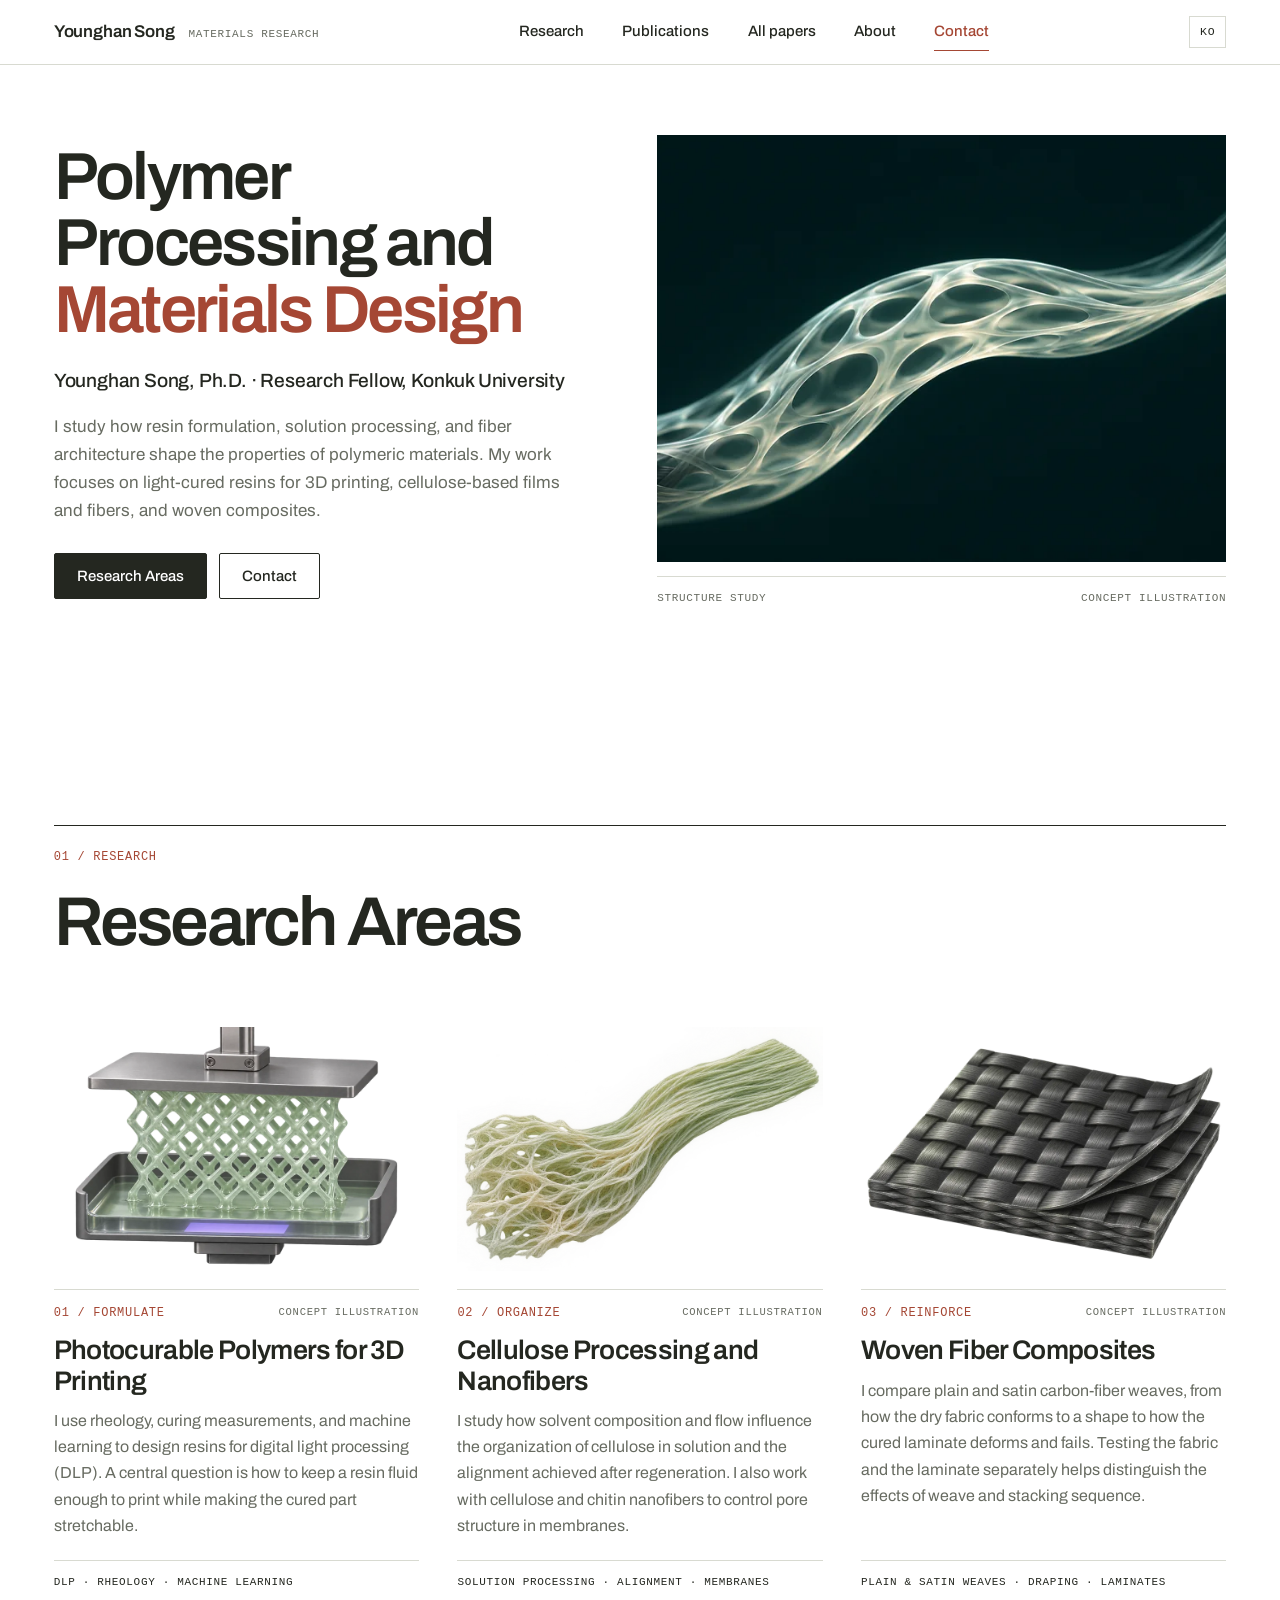
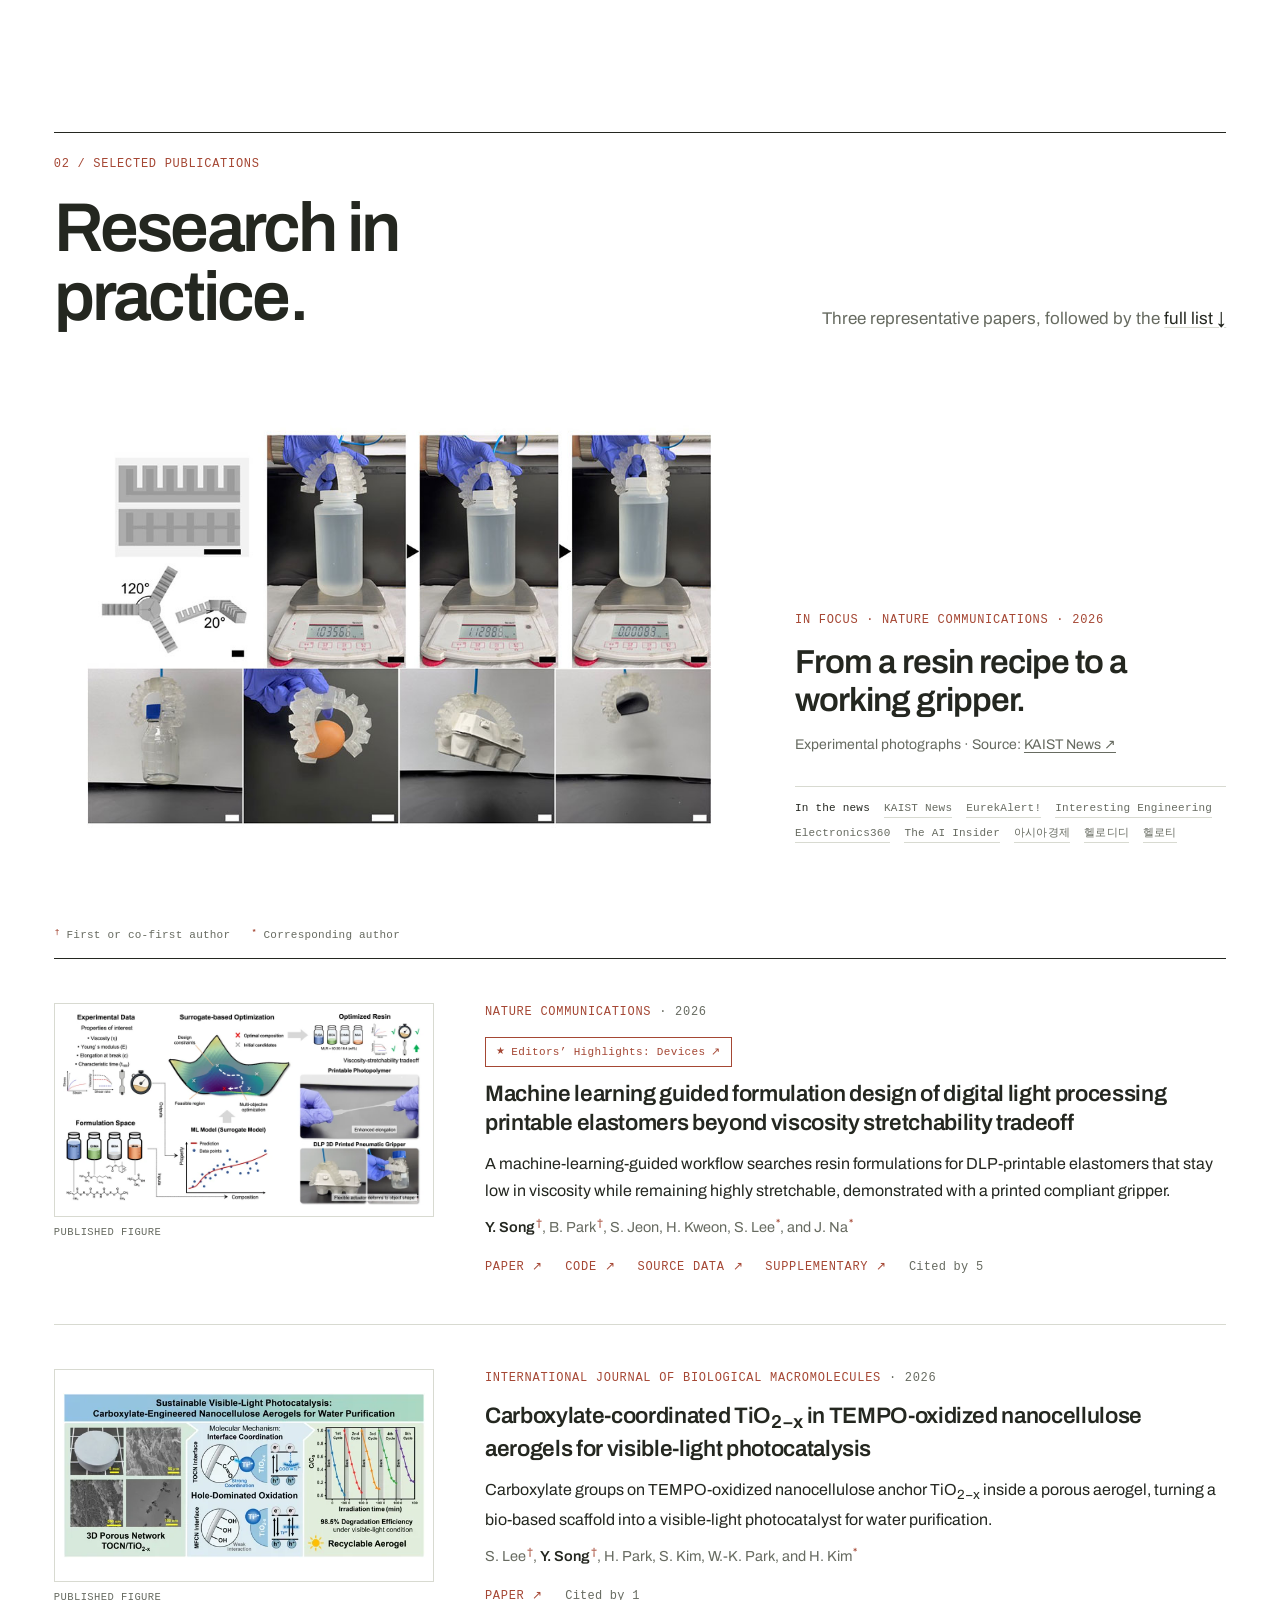
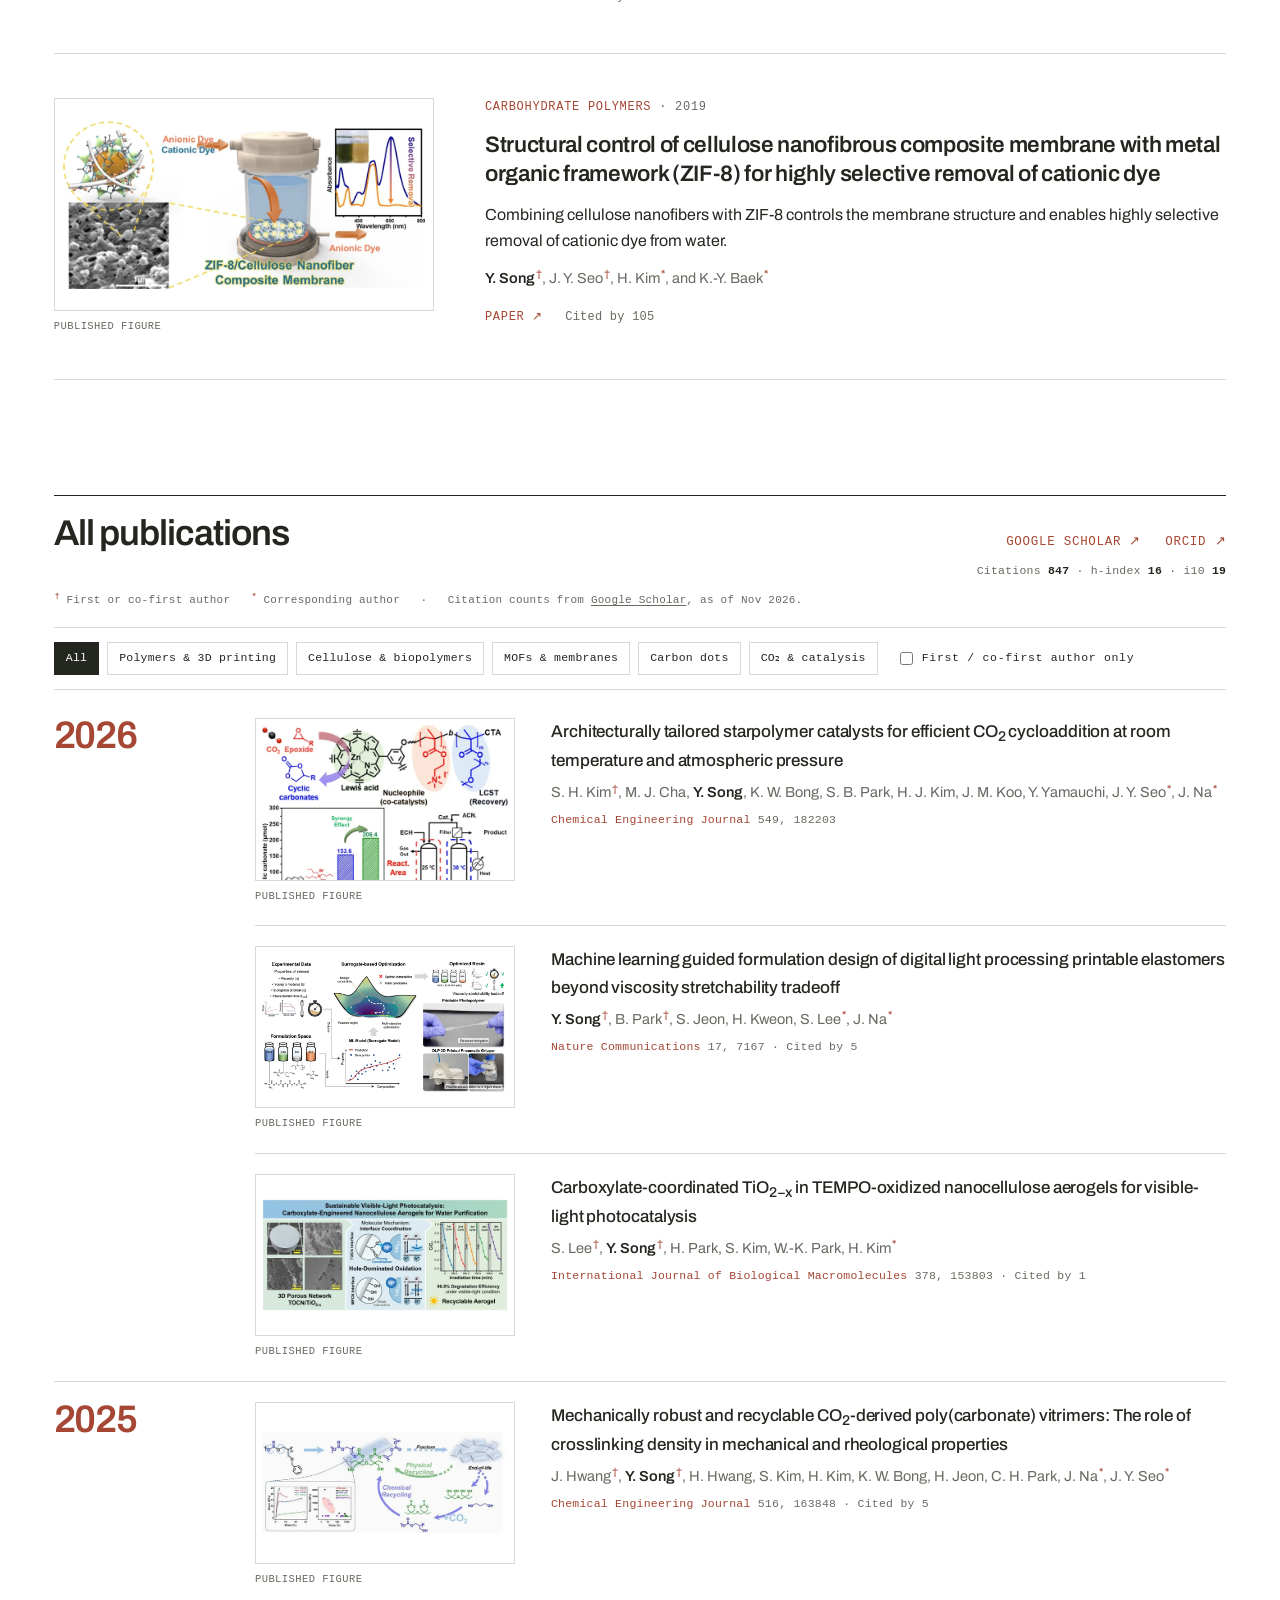
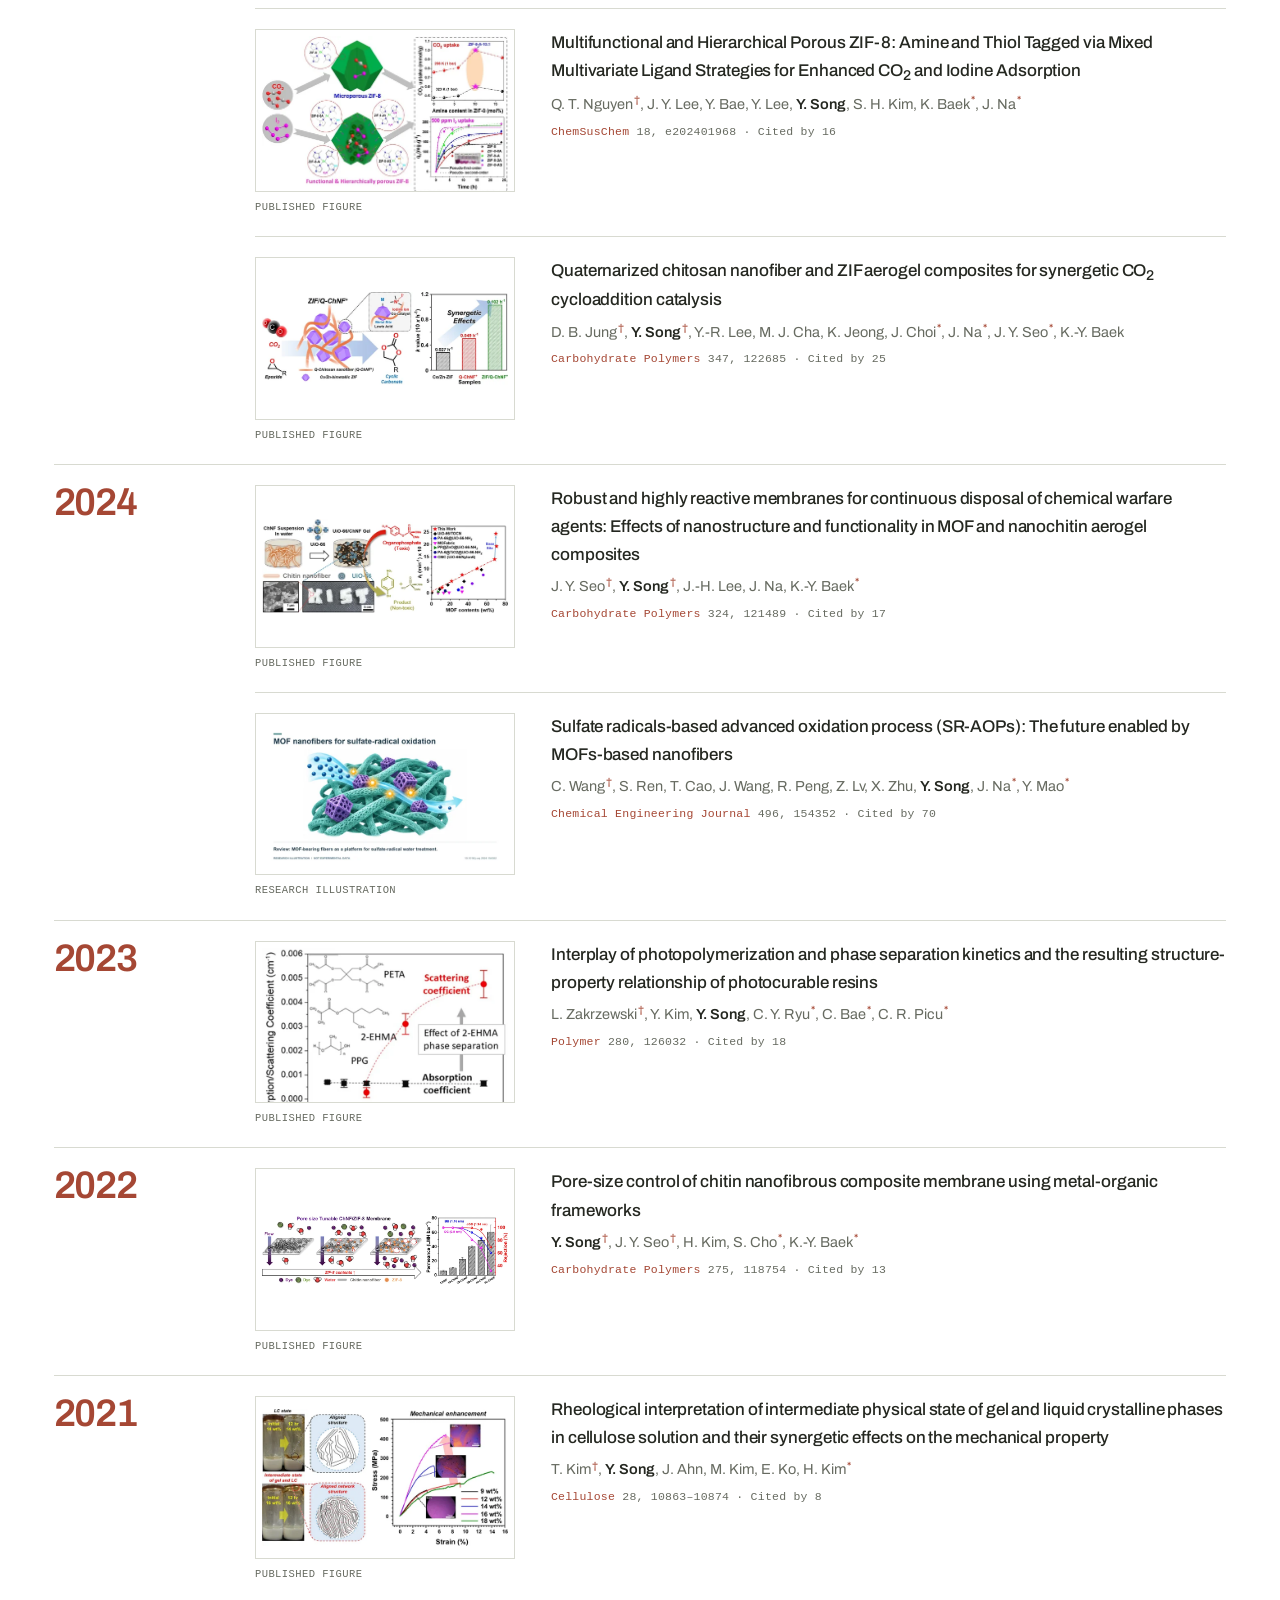
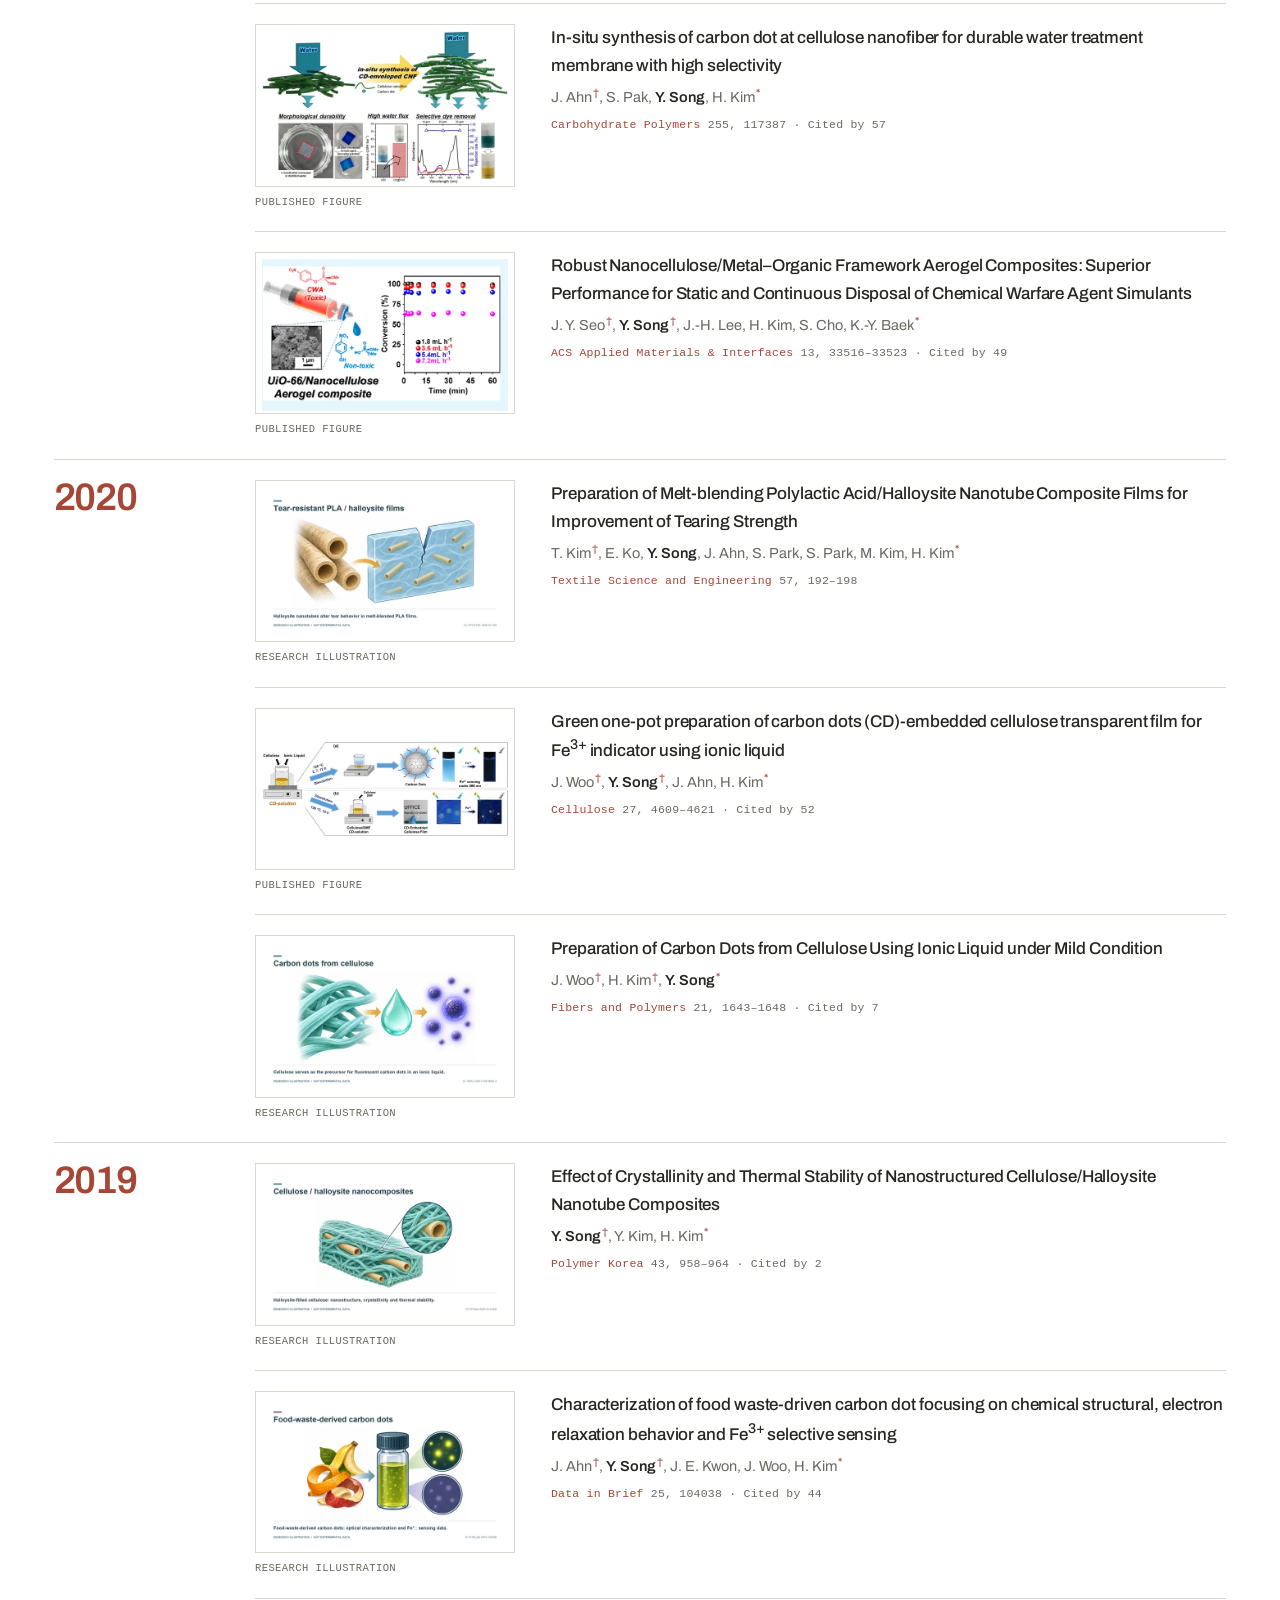
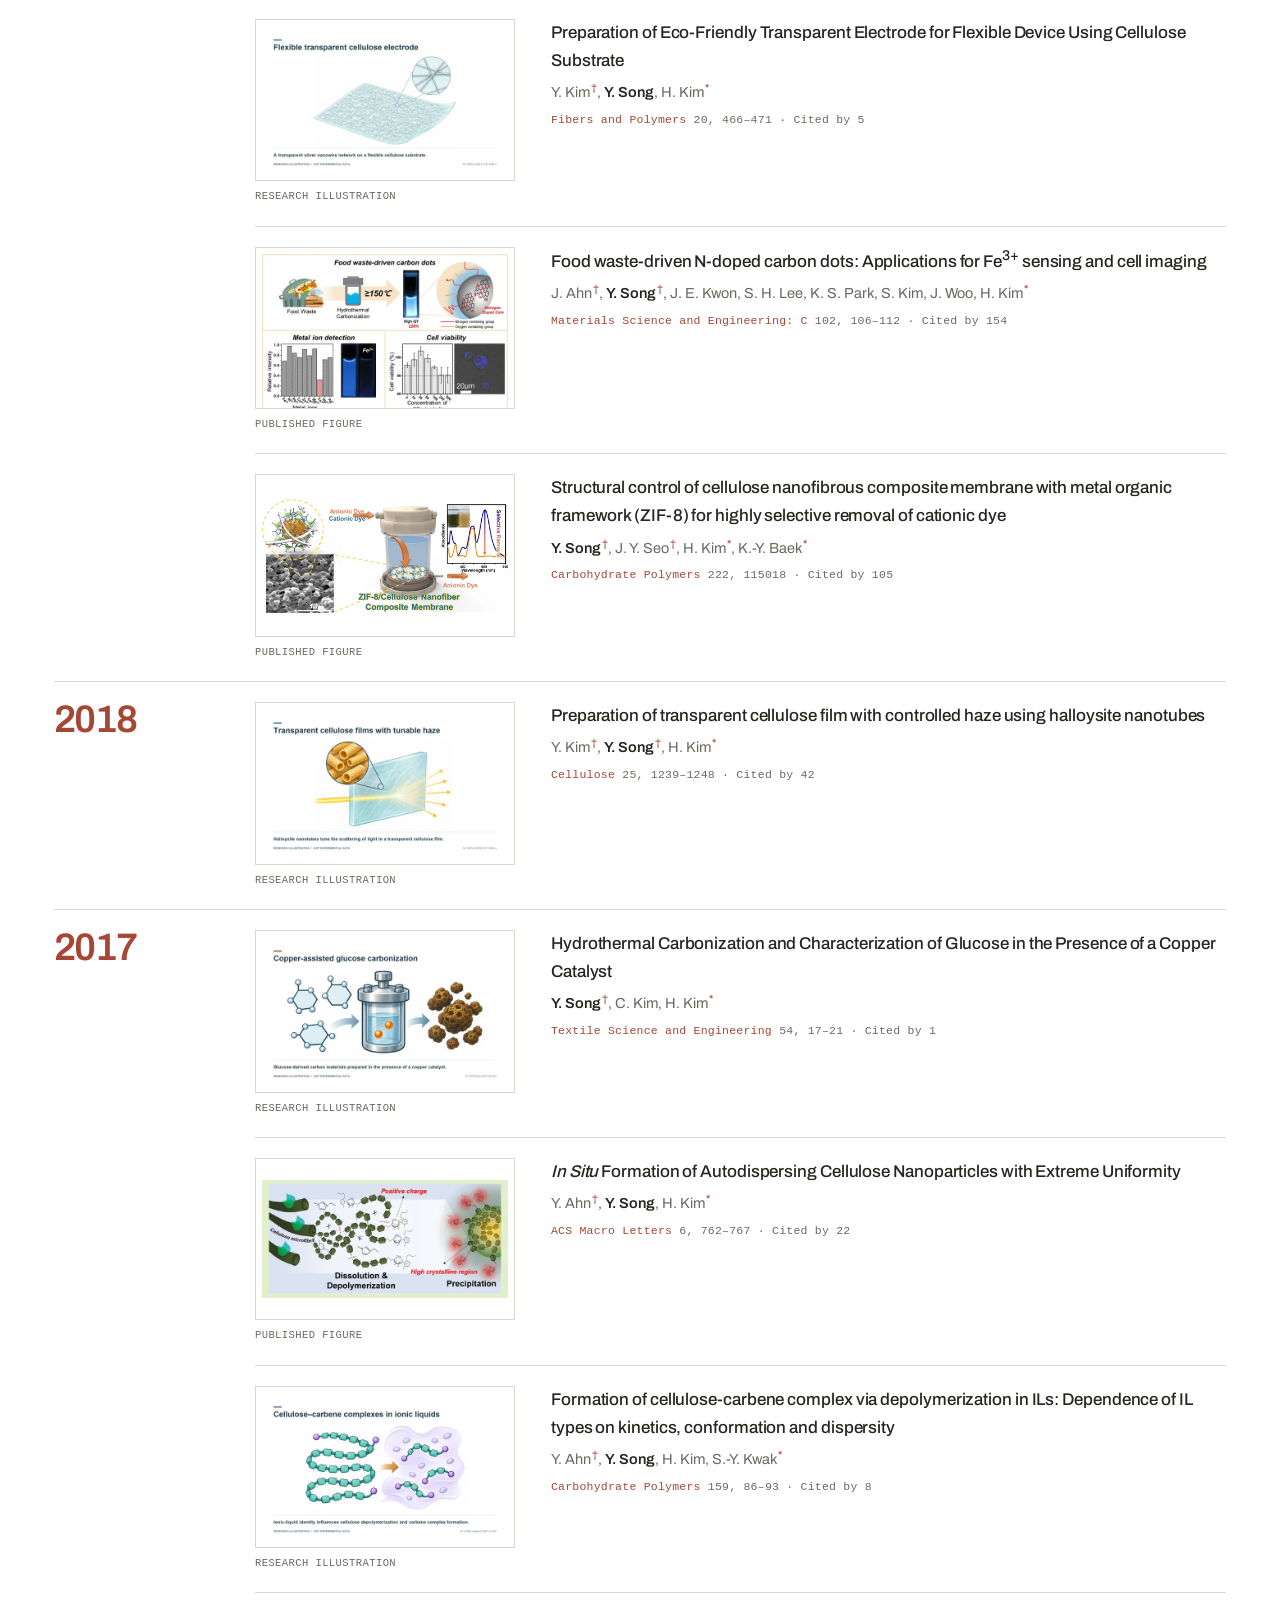
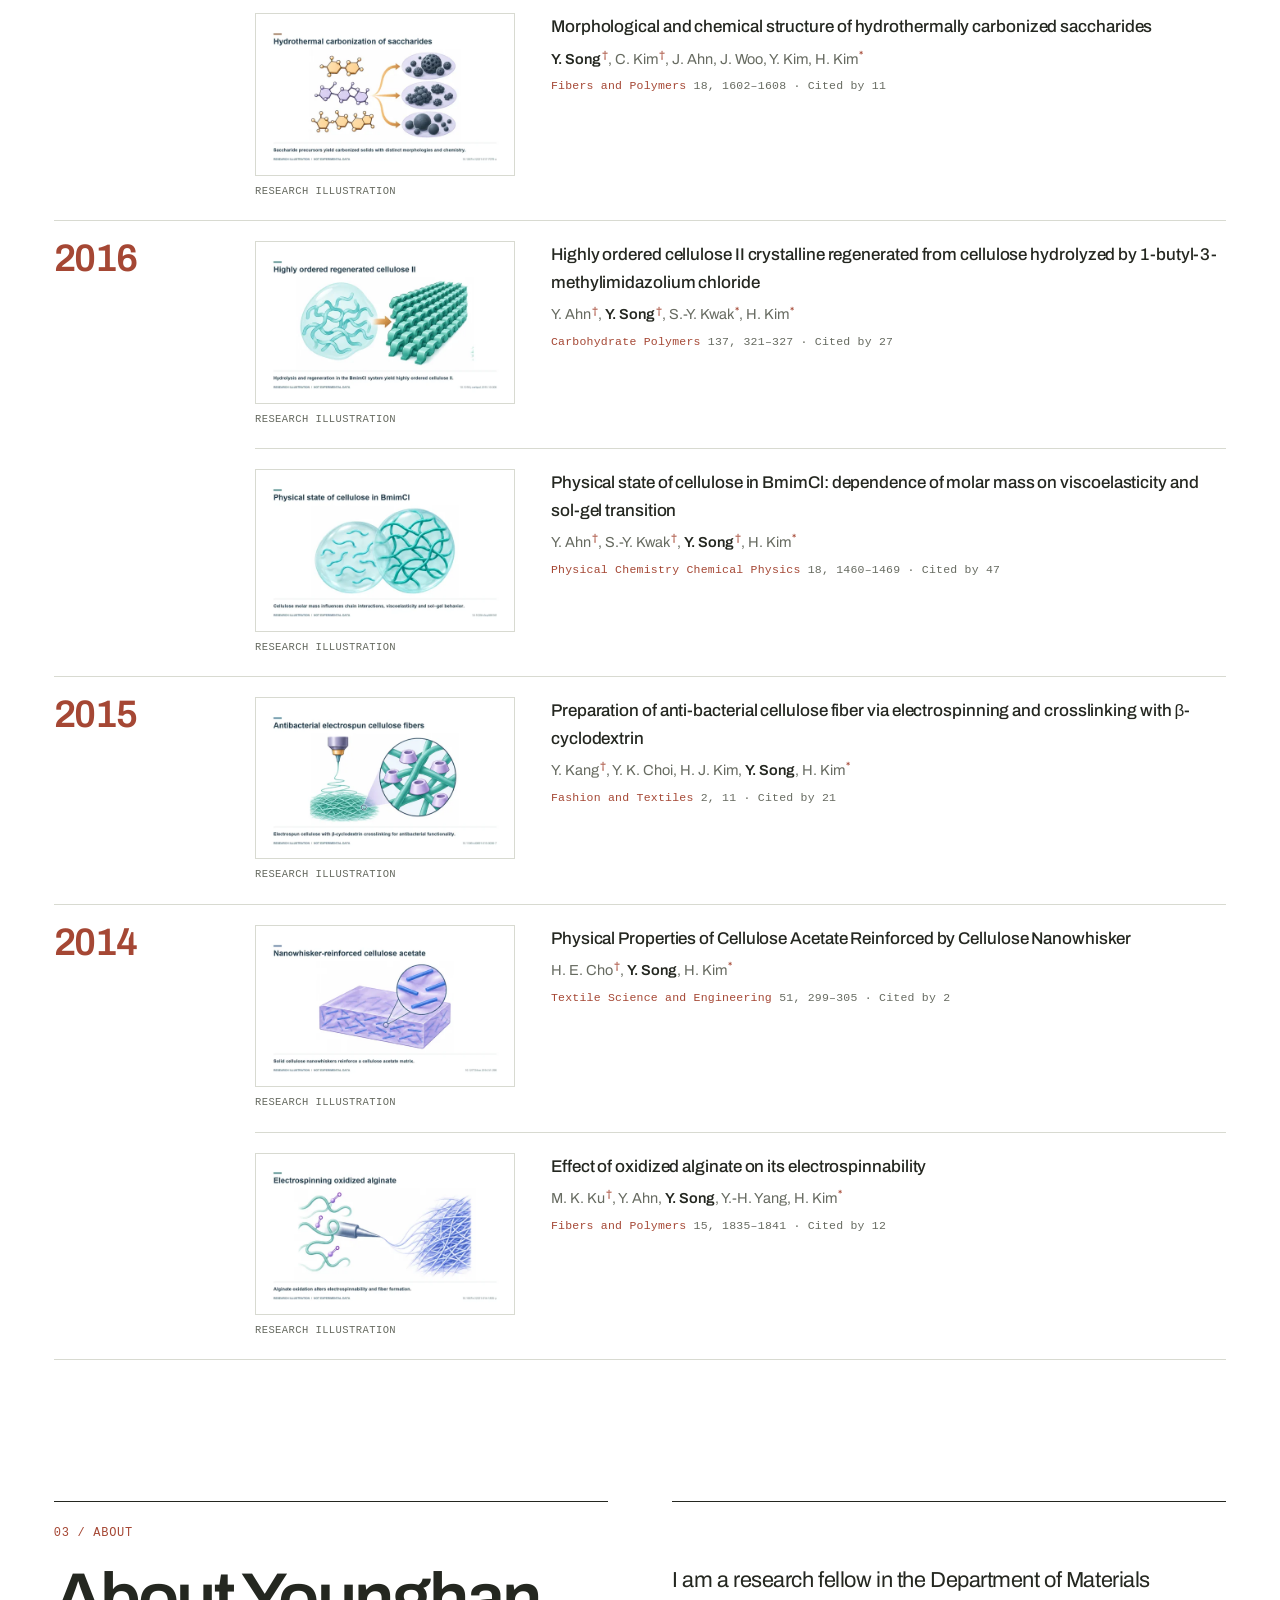
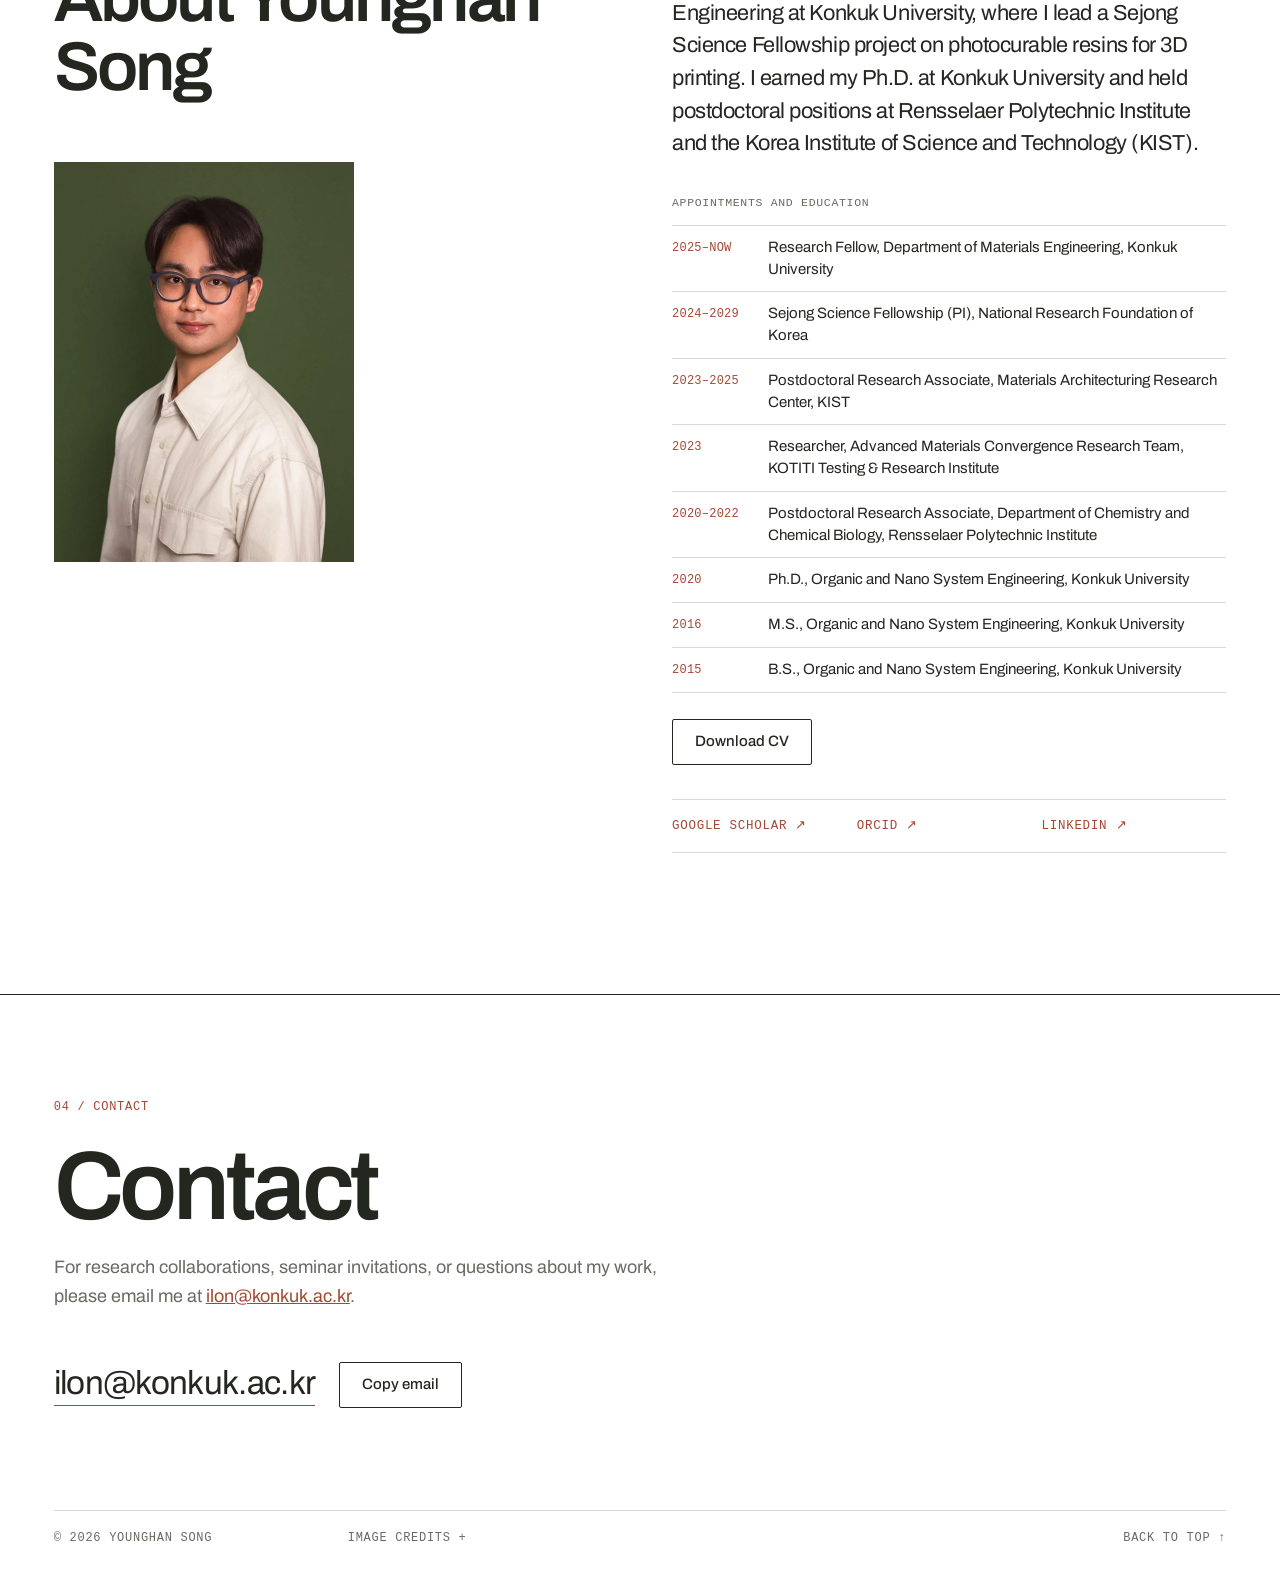
<file: index.html>
<!doctype html>
<html lang="en">
<head>
  <meta charset="utf-8">
  <meta name="viewport" content="width=device-width, initial-scale=1">
  <title>Younghan Song, Ph.D. · Polymer Processing and Materials Design · Konkuk University</title>
  <meta name="description" content="Younghan Song, Ph.D., Research Fellow at Konkuk University. Polymer processing and materials design: photocurable resins for DLP 3D printing, cellulose processing and nanofibers, woven fiber composites. Publications, CV and contact.">
  <meta name="author" content="Younghan Song">
  <meta name="theme-color" content="#FFFFFF">
  <link rel="canonical" href="https://ilon-ysong.github.io/">
  <!-- Google Search Console: paste the verification tag here, e.g. <meta name="google-site-verification" content="..."> -->
  <meta property="og:type" content="profile">
  <meta property="og:site_name" content="Younghan Song, Ph.D.">
  <meta property="og:url" content="https://ilon-ysong.github.io/">
  <meta property="og:title" content="Younghan Song, Ph.D. · Polymer Processing and Materials Design">
  <meta property="og:description" content="Research Fellow, Konkuk University. Photocurable polymers for 3D printing, cellulose processing and nanofibers, woven fiber composites.">
  <meta property="og:image" content="https://ilon-ysong.github.io/assets/img/og-image.jpg">
  <meta property="og:image:width" content="1200">
  <meta property="og:image:height" content="630">
  <meta name="twitter:card" content="summary_large_image">
  <script type="application/ld+json">
  {"@context":"https://schema.org","@type":"Person","name":"Younghan Song","alternateName":"송영한","honorificSuffix":"Ph.D.","jobTitle":"Research Fellow","affiliation":{"@type":"CollegeOrUniversity","name":"Konkuk University","department":"Department of Materials Engineering"},"email":"mailto:ilon@konkuk.ac.kr","url":"https://ilon-ysong.github.io/","image":"https://ilon-ysong.github.io/assets/img/profile-600.webp","sameAs":["https://scholar.google.co.kr/citations?user=t_mzCmYAAAAJ","https://orcid.org/0000-0001-8236-3793","https://www.linkedin.com/in/younghan-song-247b8a157"],"knowsAbout":["Photopolymers","DLP 3D printing","Cellulose","Nanofibers","Metal-organic frameworks","Polymer composites"]}
  </script>
  <link rel="icon" href="assets/img/favicon.svg" type="image/svg+xml">
  <link rel="preload" href="assets/fonts/archivo-400.woff2" as="font" type="font/woff2" crossorigin>
  <link rel="preload" href="assets/fonts/archivo-600.woff2" as="font" type="font/woff2" crossorigin>
  <link rel="stylesheet" href="assets/css/site.css?v=20261127071124">
  <script src="assets/js/site.js?v=20261127071124" defer></script>
</head>
<body>
  <a class="skip" href="#main" data-i18n="ui.skip">Skip to content</a>

  <header class="topbar" id="top">
    <div class="wrap topbar-inner">
      <a class="brand" href="#top" aria-label="Younghan Song, back to top">
        <span class="brand-name">Younghan Song</span>
        <span class="brand-tag mono">MATERIALS RESEARCH</span>
      </a>
      <button class="menu-toggle mono" type="button" aria-expanded="false" aria-controls="site-nav">Menu</button>
      <nav class="site-nav" id="site-nav" aria-label="Main">
        <a href="#research" data-i18n="nav.research">Research</a>
        <a href="#publications" data-i18n="nav.pubs">Publications</a>
        <a href="#all-publications" data-i18n="nav.all">All papers</a>
        <a href="#about" data-i18n="nav.about">About</a>
        <a href="#contact" data-i18n="nav.contact">Contact</a>
      </nav>
      <button class="lang-toggle mono" type="button" aria-label="한국어로 보기" data-lang-toggle>KO</button>
    </div>
  </header>

  <main id="main">
    <!-- ① Hero -->
    <section class="hero wrap" aria-labelledby="hero-title">
      <div class="hero-copy">
        <h1 id="hero-title" data-i18n="hero.title">Polymer Processing and <span class="accent">Materials Design</span></h1>
        <p class="hero-name" data-i18n="hero.name"><span>Younghan Song, Ph.D.</span> · <span>Research Fellow, Konkuk University</span></p>
        <p class="hero-intro" data-i18n="hero.intro">I study how resin formulation, solution processing, and fiber architecture shape the properties of polymeric materials. My work focuses on light-cured resins for 3D printing, cellulose-based films and fibers, and woven composites.</p>
        <div class="btn-row">
          <a class="btn btn-solid" href="#research" data-i18n="hero.btnResearch">Research Areas</a>
          <a class="btn btn-line" href="#contact" data-i18n="hero.btnContact">Contact</a>
        </div>
      </div>
      <figure class="hero-figure">
        <button class="figure-btn hero-img" type="button" data-lightbox
          data-src="assets/img/hero-material.webp"
          data-title="Material in motion"
          data-caption="A translucent porous fiber ribbon, from woven filaments to an open network and aligned fibers."
          data-credit="Conceptual illustration for this website, not an experimental image.">
          <img src="assets/img/hero-material-1000.webp" srcset="assets/img/hero-material-1000.webp 1000w, assets/img/hero-material.webp 1774w" sizes="(max-width: 1024px) 100vw, 640px" width="1774" height="887" fetchpriority="high"
            alt="Concept illustration: a translucent porous fiber ribbon twisting across a dark teal background, woven at one end and splitting into fine aligned fibers at the other.">
          <span class="zoom mono" aria-hidden="true" data-i18n="ui.enlarge">Enlarge +</span>
        </button>
        <figcaption class="mono"><span data-i18n="hero.figcap">Structure study</span><span class="fig-tag-inline" data-i18n="tag.concept">Concept illustration</span></figcaption>
      </figure>
    </section>

    <!-- ② Research -->
    <section class="section wrap" id="research" aria-labelledby="research-title">
      <div class="section-head">
        <p class="section-num mono">01 / RESEARCH</p>
        <h2 id="research-title" data-i18n="research.title">Research Areas</h2>
      </div>

      <div class="research-grid">
        <article class="research-item" id="r-formulate">
          <button class="figure-btn" type="button" data-lightbox
            data-src="assets/img/research-dlp.webp"
            data-title="Photocurable Polymers for 3D Printing"
            data-caption="A transparent lattice printed beneath the build plate, rising from the resin vat above the light-curing window."
            data-credit="Conceptual illustration for this website, not an experimental image.">
            <img src="assets/img/research-dlp-900.webp" width="900" height="600"
              alt="Concept illustration: a transparent lattice printed beneath a DLP build plate, rising from a resin vat above a light-curing window.">
            <span class="zoom mono" aria-hidden="true" data-i18n="ui.enlarge">Enlarge +</span>
          </button>
          <p class="item-label mono"><span>01 / FORMULATE</span><span data-i18n="tag.concept">Concept illustration</span></p>
          <h3 data-i18n="research.r1t">Photocurable Polymers for 3D Printing</h3>
          <p data-i18n="research.r1p">I use rheology, curing measurements, and machine learning to design resins for digital light processing (DLP). A central question is how to keep a resin fluid enough to print while making the cured part stretchable.</p>
          <p class="keywords mono">DLP · RHEOLOGY · MACHINE LEARNING</p>
        </article>

        <article class="research-item" id="r-organize">
          <button class="figure-btn" type="button" data-lightbox
            data-src="assets/img/research-cellulose.webp"
            data-title="Cellulose Processing and Nanofibers"
            data-caption="A porous nanofiber network gradually organizing into aligned fibers."
            data-credit="Conceptual illustration for this website, not an experimental image.">
            <img src="assets/img/research-cellulose-900.webp" width="900" height="600"
              alt="Concept illustration: a porous nanofiber network transitioning into a bundle of aligned fibers." loading="lazy">
            <span class="zoom mono" aria-hidden="true" data-i18n="ui.enlarge">Enlarge +</span>
          </button>
          <p class="item-label mono"><span>02 / ORGANIZE</span><span data-i18n="tag.concept">Concept illustration</span></p>
          <h3 data-i18n="research.r2t">Cellulose Processing and Nanofibers</h3>
          <p data-i18n="research.r2p">I study how solvent composition and flow influence the organization of cellulose in solution and the alignment achieved after regeneration. I also work with cellulose and chitin nanofibers to control pore structure in membranes.</p>
          <p class="keywords mono">SOLUTION PROCESSING · ALIGNMENT · MEMBRANES</p>
        </article>

        <article class="research-item" id="r-reinforce">
          <button class="figure-btn" type="button" data-lightbox
            data-src="assets/img/research-composite.webp"
            data-title="Woven Fiber Composites"
            data-caption="Woven tows with visible fine filaments, stacked into a laminated carbon-fiber section."
            data-credit="Conceptual illustration for this website, not an experimental image.">
            <img src="assets/img/research-composite-900.webp" width="900" height="600"
              alt="Concept illustration: woven fiber tows with fine filaments, stacked as a laminated carbon-fiber section with a lifted top ply." loading="lazy">
            <span class="zoom mono" aria-hidden="true" data-i18n="ui.enlarge">Enlarge +</span>
          </button>
          <p class="item-label mono"><span>03 / REINFORCE</span><span data-i18n="tag.concept">Concept illustration</span></p>
          <h3 data-i18n="research.r3t">Woven Fiber Composites</h3>
          <p data-i18n="research.r3p">I compare plain and satin carbon-fiber weaves, from how the dry fabric conforms to a shape to how the cured laminate deforms and fails. Testing the fabric and the laminate separately helps distinguish the effects of weave and stacking sequence.</p>
          <p class="keywords mono">PLAIN &amp; SATIN WEAVES · DRAPING · LAMINATES</p>
        </article>
      </div>
    </section>

    <!-- ③ Publications -->
    <section class="section wrap" id="publications" aria-labelledby="pub-title">
      <div class="section-head">
        <p class="section-num mono">02 / SELECTED PUBLICATIONS</p>
        <h2 id="pub-title" data-i18n="pubs.title">Research in practice.</h2>
        <p class="section-lede" data-i18n="pubs.lede">Three representative papers, followed by the <a class="inline-link" href="#all-publications">full list ↓</a></p>
      </div>

      <figure class="feature">
        <button class="figure-btn feature-img" type="button" data-lightbox
          data-src="assets/img/gripper-photos.jpg"
          data-title="DLP-printed soft gripper"
          data-caption="Printed elastomer gripper handling everyday objects, from the 2026 Nature Communications study."
          data-credit="Experimental photographs. Source: KAIST News."
          data-credit-href="https://www.kaist.ac.kr/news/html/news/?GotoPage=5&amp;mng_no=66470&amp;mode=V">
          <img src="assets/img/gripper-photos.jpg" width="1000" height="647" loading="lazy"
            alt="Experimental photographs of a DLP-printed soft gripper grasping a water bottle, an egg, a carton and other objects.">
          <span class="zoom mono" aria-hidden="true" data-i18n="ui.enlarge">Enlarge +</span>
        </button>
        <figcaption class="feature-cap">
          <p class="mono">IN FOCUS · NATURE COMMUNICATIONS · 2026</p>
          <p class="feature-title" data-i18n="feature.title">From a resin recipe to a working gripper.</p>
          <p class="muted"><span data-i18n="tag.photo">Experimental photographs</span> · <span data-i18n="w.source">Source</span>: <a href="https://www.kaist.ac.kr/news/html/news/?GotoPage=5&amp;mng_no=66470&amp;mode=V" target="_blank" rel="noopener">KAIST News ↗</a></p>
          <p class="news mono"><span class="news-label" data-i18n="news.label">In the news</span>
            <a href="https://www.kaist.ac.kr/news/html/news/?GotoPage=5&amp;mng_no=66470&amp;mode=V" target="_blank" rel="noopener">KAIST News</a>
            <a href="https://www.eurekalert.org/news-releases/1142057" target="_blank" rel="noopener">EurekAlert!</a>
            <a href="https://interestingengineering.com/ai-robotics/soft-robotic-hand-grips-fragile-eggs" target="_blank" rel="noopener">Interesting Engineering</a>
            <a href="https://electronics360.globalspec.com/article/24130/from-fragile-eggs-to-heavy-bottles-gripper-handles-all" target="_blank" rel="noopener">Electronics360</a>
            <a href="https://theaiinsider.tech/2026/09/03/kaist-researchers-use-ai-to-develop-a-soft-3d-printed-robotic-hand-that-can-grip-an-egg-1-kg-water-bottle/" target="_blank" rel="noopener">The AI Insider</a>
            <a href="https://view.asiae.co.kr/article/2026090108384570466" target="_blank" rel="noopener">아시아경제</a>
            <a href="https://www.hellodd.com/news/articleView.html?idxno=113020" target="_blank" rel="noopener">헬로디디</a>
            <a href="https://www.hellot.net/news/article.html?no=114671" target="_blank" rel="noopener">헬로티</a>
          </p>
        </figcaption>
      </figure>

      <p class="role-legend mono"><sup class="role">†</sup> <span data-i18n="legend.first">First or co-first author</span> &nbsp; <sup class="role">*</sup> <span data-i18n="legend.corr">Corresponding author</span></p>
      <ol class="pub-list">
        <li class="pub">
          <div class="pub-fig">
          <button class="figure-btn pub-img" type="button" data-lightbox
            data-src="assets/img/toc-2026-natcommun-fig1.webp"
            data-title="Figure 1 · Nature Communications (2026)"
            data-caption="Machine-learning-guided formulation design: experimental data and formulation space feed a surrogate model, whose optimization yields a printable resin used for a pneumatic gripper."
            data-credit="Reproduced unaltered from Song et al., Nat. Commun. 17, 7167 (2026), Fig. 1. CC BY 4.0."
            data-credit-href="https://doi.org/10.1038/s41467-026-73735-4">
            <img src="assets/img/toc-2026-natcommun-fig1-900.webp" width="900" height="474" loading="lazy"
              alt="Figure 1 of the 2026 Nature Communications paper: formulation space and experimental data, a machine-learning surrogate model, surrogate-based optimization, and the optimized resin printed as a pneumatic gripper.">
            <span class="zoom mono" aria-hidden="true" data-i18n="ui.enlarge">Enlarge +</span>
          </button>
          <span class="fig-tag mono" data-i18n="tag.published">Published figure</span>
          </div>
          <div class="pub-body">
            <p class="pub-meta mono"><span class="accent">Nature Communications</span> · 2026</p>
            <a class="badge mono" href="https://www.nature.com/collections/bjiiabbacg" target="_blank" rel="noopener"><span class="badge-star" aria-hidden="true">★</span> Editors’ Highlights: Devices <span aria-hidden="true">↗</span></a>
            <h3><a href="https://doi.org/10.1038/s41467-026-73735-4" target="_blank" rel="noopener">Machine learning guided formulation design of digital light processing printable elastomers beyond viscosity stretchability tradeoff</a></h3>
            <p class="pub-summary" data-i18n="feat.dlp">A machine-learning-guided workflow searches resin formulations for DLP-printable elastomers that stay low in viscosity while remaining highly stretchable, demonstrated with a printed compliant gripper.</p>
            <p class="pub-authors"><strong>Y. Song</strong><sup class="role">†</sup>, B. Park<sup class="role">†</sup>, S. Jeon, H. Kweon, S. Lee<sup class="role">*</sup>, and J. Na<sup class="role">*</sup></p>
            <p class="pub-links mono">
              <a href="https://doi.org/10.1038/s41467-026-73735-4" target="_blank" rel="noopener">Paper ↗</a>
              <a href="https://doi.org/10.5281/zenodo.19389221" target="_blank" rel="noopener">Code ↗</a>
              <a href="https://www.nature.com/articles/s41467-026-73735-4#MOESM7" target="_blank" rel="noopener">Source data ↗</a>
              <a href="https://www.nature.com/articles/s41467-026-73735-4#MOESM1" target="_blank" rel="noopener">Supplementary ↗</a>
              <span class="cites" data-doi="10.1038/s41467-026-73735-4">Cited by 5</span>
            </p>
          </div>
        </li>

        <li class="pub">
          <div class="pub-fig">
          <button class="figure-btn pub-img" type="button" data-lightbox
            data-src="assets/img/toc-2026-j-ijbiomac-2026-153803.webp"
            data-title="Graphical abstract · International Journal of Biological Macromolecules (2026)"
            data-caption="Carboxylate-coordinated TiO2−x in TEMPO-oxidized nanocellulose aerogels for visible-light photocatalysis."
            data-credit="Published graphical abstract, Lee, Song et al., Int. J. Biol. Macromol. 378, 153803 (2026). © Elsevier."
            data-credit-href="https://doi.org/10.1016/j.ijbiomac.2026.153803">
            <img src="assets/img/toc-2026-j-ijbiomac-2026-153803-600.webp" srcset="assets/img/toc-2026-j-ijbiomac-2026-153803-600.webp 600w, assets/img/toc-2026-j-ijbiomac-2026-153803.webp 1800w" sizes="(max-width: 860px) 100vw, 380px" loading="lazy"
              alt="Graphical abstract of the 2026 International Journal of Biological Macromolecules paper: a porous TEMPO-oxidized nanocellulose aerogel with TiO2−x, its interface coordination, and visible-light degradation results.">
            <span class="zoom mono" aria-hidden="true" data-i18n="ui.enlarge">Enlarge +</span>
          </button>
          <span class="fig-tag mono" data-i18n="tag.published">Published figure</span>
          </div>
          <div class="pub-body">
            <p class="pub-meta mono"><span class="accent">International Journal of Biological Macromolecules</span> · 2026</p>
            <h3><a href="https://doi.org/10.1016/j.ijbiomac.2026.153803" target="_blank" rel="noopener">Carboxylate-coordinated TiO<sub>2−x</sub> in TEMPO-oxidized nanocellulose aerogels for visible-light photocatalysis</a></h3>
            <p class="pub-summary" data-i18n="feat.tio2">Carboxylate groups on TEMPO-oxidized nanocellulose anchor TiO<sub>2−x</sub> inside a porous aerogel, turning a bio-based scaffold into a visible-light photocatalyst for water purification.</p>
            <p class="pub-authors">S. Lee<sup class="role">†</sup>, <strong>Y. Song</strong><sup class="role">†</sup>, H. Park, S. Kim, W.-K. Park, and H. Kim<sup class="role">*</sup></p>
            <p class="pub-links mono">
              <a href="https://doi.org/10.1016/j.ijbiomac.2026.153803" target="_blank" rel="noopener">Paper ↗</a>
              <span class="cites" data-doi="10.1016/j.ijbiomac.2026.153803">Cited by 1</span>
            </p>
          </div>
        </li>

        <li class="pub">
          <div class="pub-fig">
          <button class="figure-btn pub-img" type="button" data-lightbox
            data-src="assets/img/toc-2019-cellulose-zif8.webp"
            data-title="Graphical abstract · Carbohydrate Polymers (2019)"
            data-caption="A ZIF-8 / cellulose nanofiber composite membrane passes anionic dye while selectively removing cationic dye."
            data-credit="Published graphical abstract, Song et al., Carbohydr. Polym. 222, 115018 (2019). © Elsevier."
            data-credit-href="https://doi.org/10.1016/j.carbpol.2019.115018">
            <img src="assets/img/toc-2019-cellulose-zif8-900.webp" width="900" height="418" loading="lazy"
              alt="Graphical abstract of the 2019 Carbohydrate Polymers paper: ZIF-8 / cellulose nanofiber composite membrane in a filtration cell, an SEM image, and absorbance spectra showing selective removal of cationic dye.">
            <span class="zoom mono" aria-hidden="true" data-i18n="ui.enlarge">Enlarge +</span>
          </button>
          <span class="fig-tag mono" data-i18n="tag.published">Published figure</span>
          </div>
          <div class="pub-body">
            <p class="pub-meta mono"><span class="accent">Carbohydrate Polymers</span> · 2019</p>
            <h3><a href="https://doi.org/10.1016/j.carbpol.2019.115018" target="_blank" rel="noopener">Structural control of cellulose nanofibrous composite membrane with metal organic framework (ZIF-8) for highly selective removal of cationic dye</a></h3>
            <p class="pub-summary" data-i18n="feat.zif">Combining cellulose nanofibers with ZIF-8 controls the membrane structure and enables highly selective removal of cationic dye from water.</p>
            <p class="pub-authors"><strong>Y. Song</strong><sup class="role">†</sup>, J. Y. Seo<sup class="role">†</sup>, H. Kim<sup class="role">*</sup>, and K.-Y. Baek<sup class="role">*</sup></p>
            <p class="pub-links mono">
              <a href="https://doi.org/10.1016/j.carbpol.2019.115018" target="_blank" rel="noopener">Paper ↗</a>
              <span class="cites" data-doi="10.1016/j.carbpol.2019.115018">Cited by 105</span>
            </p>
          </div>
        </li>
      </ol>

      <div class="all-pubs" id="all-publications">
        <div class="all-head">
          <h3 class="all-title" data-i18n="all.title">All publications</h3>
          <div class="all-side">
            <p class="all-links mono"><a href="https://scholar.google.co.kr/citations?user=t_mzCmYAAAAJ&amp;hl=en" target="_blank" rel="noopener">Google Scholar ↗</a><a href="https://orcid.org/0000-0001-8236-3793" target="_blank" rel="noopener">ORCID ↗</a></p>
            <p class="cite-stats mono">Citations <b>847</b> · h-index <b>16</b> · i10 <b>19</b></p>
          </div>
        </div>
        <p class="role-legend mono"><sup class="role">†</sup> <span data-i18n="legend.first">First or co-first author</span> &nbsp; <sup class="role">*</sup> <span data-i18n="legend.corr">Corresponding author</span> &nbsp; · &nbsp; <span class="cite-source">Citation counts from <a href="https://scholar.google.co.kr/citations?user=t_mzCmYAAAAJ&amp;hl=en" target="_blank" rel="noopener">Google Scholar</a>, as of Nov 2026.</span></p>
        <div class="pub-filters" role="group" aria-label="Filter publications">
          <div class="chips">
            <button type="button" class="chip mono" data-area="all" aria-pressed="true" data-i18n="f.all">All</button>
            <button type="button" class="chip mono" data-area="polymer" aria-pressed="false" data-i18n="f.polymer">Polymers &amp; 3D printing</button>
            <button type="button" class="chip mono" data-area="cellulose" aria-pressed="false" data-i18n="f.cellulose">Cellulose &amp; biopolymers</button>
            <button type="button" class="chip mono" data-area="mof" aria-pressed="false" data-i18n="f.mof">MOFs &amp; membranes</button>
            <button type="button" class="chip mono" data-area="carbon" aria-pressed="false" data-i18n="f.carbon">Carbon dots</button>
            <button type="button" class="chip mono" data-area="catal" aria-pressed="false" data-i18n="f.catal">CO₂ &amp; catalysis</button>
          </div>
          <label class="first-only mono"><input type="checkbox" data-first-only> <span data-i18n="f.first">First / co-first author only</span></label>
          <p class="filter-count mono" aria-live="polite"></p>
        </div>
        <ol class="year-groups">
<!-- PUBS:START -->
          <li class="year-group">
            <h4 class="year">2026</h4>
            <ol class="year-list">
              <li class="full-pub" data-areas="catal" data-first="0">
                <div class="full-fig"><button class="figure-btn full-toc" type="button" data-lightbox data-src="assets/img/ga-cej-2026-182203.webp" data-title="Architecturally tailored starpolymer catalysts for efficient CO2 cycloaddition at room temperature and atmospheric pressure" data-caption="Chemical Engineering Journal 549, 182203 (2026)" data-credit="Published table-of-contents graphic. Chemical Engineering Journal (2026). Source: Elsevier." data-credit-href="https://doi.org/10.1016/j.cej.2026.182203"><img src="assets/img/ga-cej-2026-182203-600.webp" loading="lazy" alt="Table-of-contents graphic: Architecturally tailored starpolymer catalysts for efficient CO2 cycloaddition at room temperature and atmospheric pressure"></button><span class="fig-tag mono">Published figure</span></div>
                <div class="full-body">
                  <a class="full-title" href="https://doi.org/10.1016/j.cej.2026.182203" target="_blank" rel="noopener">Architecturally tailored starpolymer catalysts for efficient CO<sub>2</sub> cycloaddition at room temperature and atmospheric pressure</a>
                  <p class="full-authors">S. H. Kim<sup class="role">†</sup>, M. J. Cha, <strong>Y. Song</strong>, K. W. Bong, S. B. Park, H. J. Kim, J. M. Koo, Y. Yamauchi, J. Y. Seo<sup class="role">*</sup>, J. Na<sup class="role">*</sup></p>
                  <p class="full-meta mono"><span class="accent">Chemical Engineering Journal</span> 549, 182203 <span class="cites" data-doi="10.1016/j.cej.2026.182203"></span></p>
                </div>
              </li>
              <li class="full-pub" data-areas="polymer" data-first="1">
                <div class="full-fig"><button class="figure-btn full-toc" type="button" data-lightbox data-src="assets/img/toc-2026-natcommun-fig1.webp" data-title="Machine learning guided formulation design of digital light processing printable elastomers beyond viscosity stretchability tradeoff" data-caption="Nature Communications 17, 7167 (2026)" data-credit="Published table-of-contents graphic. Nature Communications (2026). Source: CC BY 4.0, Fig. 1." data-credit-href="https://doi.org/10.1038/s41467-026-73735-4"><img src="assets/img/toc-2026-natcommun-fig1-900.webp" loading="lazy" alt="Table-of-contents graphic: Machine learning guided formulation design of digital light processing printable elastomers beyond viscosity stretchability tradeoff"></button><span class="fig-tag mono">Published figure</span></div>
                <div class="full-body">
                  <a class="full-title" href="https://doi.org/10.1038/s41467-026-73735-4" target="_blank" rel="noopener">Machine learning guided formulation design of digital light processing printable elastomers beyond viscosity stretchability tradeoff</a>
                  <p class="full-authors"><strong>Y. Song</strong><sup class="role">†</sup>, B. Park<sup class="role">†</sup>, S. Jeon, H. Kweon, S. Lee<sup class="role">*</sup>, J. Na<sup class="role">*</sup></p>
                  <p class="full-meta mono"><span class="accent">Nature Communications</span> 17, 7167 <span class="cites" data-doi="10.1038/s41467-026-73735-4">· Cited by 5</span></p>
                </div>
              </li>
              <li class="full-pub" data-areas="cellulose catal" data-first="1">
                <div class="full-fig"><button class="figure-btn full-toc" type="button" data-lightbox data-src="assets/img/toc-2026-j-ijbiomac-2026-153803.webp" data-title="Carboxylate-coordinated TiO2−x in TEMPO-oxidized nanocellulose aerogels for visible-light photocatalysis" data-caption="International Journal of Biological Macromolecules 378, 153803 (2026)" data-credit="Published table-of-contents graphic. International Journal of Biological Macromolecules (2026). Source: Elsevier (original TOC graphic, provided by the author)." data-credit-href="https://doi.org/10.1016/j.ijbiomac.2026.153803"><img src="assets/img/toc-2026-j-ijbiomac-2026-153803-600.webp" loading="lazy" alt="Table-of-contents graphic: Carboxylate-coordinated TiO2−x in TEMPO-oxidized nanocellulose aerogels for visible-light photocatalysis"></button><span class="fig-tag mono">Published figure</span></div>
                <div class="full-body">
                  <a class="full-title" href="https://doi.org/10.1016/j.ijbiomac.2026.153803" target="_blank" rel="noopener">Carboxylate-coordinated TiO<sub>2−x</sub> in TEMPO-oxidized nanocellulose aerogels for visible-light photocatalysis</a>
                  <p class="full-authors">S. Lee<sup class="role">†</sup>, <strong>Y. Song</strong><sup class="role">†</sup>, H. Park, S. Kim, W.-K. Park, H. Kim<sup class="role">*</sup></p>
                  <p class="full-meta mono"><span class="accent">International Journal of Biological Macromolecules</span> 378, 153803 <span class="cites" data-doi="10.1016/j.ijbiomac.2026.153803">· Cited by 1</span></p>
                </div>
              </li>
            </ol>
          </li>
          <li class="year-group">
            <h4 class="year">2025</h4>
            <ol class="year-list">
              <li class="full-pub" data-areas="polymer catal" data-first="1">
                <div class="full-fig"><button class="figure-btn full-toc" type="button" data-lightbox data-src="assets/img/ga-cej-2025-163848.webp" data-title="Mechanically robust and recyclable CO2-derived poly(carbonate) vitrimers: The role of crosslinking density in mechanical and rheological properties" data-caption="Chemical Engineering Journal 516, 163848 (2025)" data-credit="Published table-of-contents graphic. Chemical Engineering Journal (2025). Source: Elsevier." data-credit-href="https://doi.org/10.1016/j.cej.2025.163848"><img src="assets/img/ga-cej-2025-163848-600.webp" loading="lazy" alt="Table-of-contents graphic: Mechanically robust and recyclable CO2-derived poly(carbonate) vitrimers: The role of crosslinking density in mechanical and rheological properties"></button><span class="fig-tag mono">Published figure</span></div>
                <div class="full-body">
                  <a class="full-title" href="https://doi.org/10.1016/j.cej.2025.163848" target="_blank" rel="noopener">Mechanically robust and recyclable CO<sub>2</sub>-derived poly(carbonate) vitrimers: The role of crosslinking density in mechanical and rheological properties</a>
                  <p class="full-authors">J. Hwang<sup class="role">†</sup>, <strong>Y. Song</strong><sup class="role">†</sup>, H. Hwang, S. Kim, H. Kim, K. W. Bong, H. Jeon, C. H. Park, J. Na<sup class="role">*</sup>, J. Y. Seo<sup class="role">*</sup></p>
                  <p class="full-meta mono"><span class="accent">Chemical Engineering Journal</span> 516, 163848 <span class="cites" data-doi="10.1016/j.cej.2025.163848">· Cited by 5</span></p>
                </div>
              </li>
              <li class="full-pub" data-areas="mof catal" data-first="0">
                <div class="full-fig"><button class="figure-btn full-toc" type="button" data-lightbox data-src="assets/img/toc-2025-cssc-202401968.webp" data-title="Multifunctional and Hierarchical Porous ZIF-8: Amine and Thiol Tagged via Mixed Multivariate Ligand Strategies for Enhanced CO2 and Iodine Adsorption" data-caption="ChemSusChem 18, e202401968 (2025)" data-credit="Published table-of-contents graphic. ChemSusChem (2025). Source: Wiley (original TOC graphic, provided by the author)." data-credit-href="https://doi.org/10.1002/cssc.202401968"><img src="assets/img/toc-2025-cssc-202401968-600.webp" loading="lazy" alt="Table-of-contents graphic: Multifunctional and Hierarchical Porous ZIF-8: Amine and Thiol Tagged via Mixed Multivariate Ligand Strategies for Enhanced CO2 and Iodine Adsorption"></button><span class="fig-tag mono">Published figure</span></div>
                <div class="full-body">
                  <a class="full-title" href="https://doi.org/10.1002/cssc.202401968" target="_blank" rel="noopener">Multifunctional and Hierarchical Porous ZIF-8: Amine and Thiol Tagged via Mixed Multivariate Ligand Strategies for Enhanced CO<sub>2</sub> and Iodine Adsorption</a>
                  <p class="full-authors">Q. T. Nguyen<sup class="role">†</sup>, J. Y. Lee, Y. Bae, Y. Lee, <strong>Y. Song</strong>, S. H. Kim, K. Baek<sup class="role">*</sup>, J. Na<sup class="role">*</sup></p>
                  <p class="full-meta mono"><span class="accent">ChemSusChem</span> 18, e202401968 <span class="cites" data-doi="10.1002/cssc.202401968">· Cited by 16</span></p>
                </div>
              </li>
              <li class="full-pub" data-areas="cellulose mof catal" data-first="1">
                <div class="full-fig"><button class="figure-btn full-toc" type="button" data-lightbox data-src="assets/img/ga-carbpol-2025-122685.webp" data-title="Quaternarized chitosan nanofiber and ZIF aerogel composites for synergetic CO2 cycloaddition catalysis" data-caption="Carbohydrate Polymers 347, 122685 (2025)" data-credit="Published table-of-contents graphic. Carbohydrate Polymers (2025). Source: Elsevier." data-credit-href="https://doi.org/10.1016/j.carbpol.2024.122685"><img src="assets/img/ga-carbpol-2025-122685-600.webp" loading="lazy" alt="Table-of-contents graphic: Quaternarized chitosan nanofiber and ZIF aerogel composites for synergetic CO2 cycloaddition catalysis"></button><span class="fig-tag mono">Published figure</span></div>
                <div class="full-body">
                  <a class="full-title" href="https://doi.org/10.1016/j.carbpol.2024.122685" target="_blank" rel="noopener">Quaternarized chitosan nanofiber and ZIF aerogel composites for synergetic CO<sub>2</sub> cycloaddition catalysis</a>
                  <p class="full-authors">D. B. Jung<sup class="role">†</sup>, <strong>Y. Song</strong><sup class="role">†</sup>, Y.-R. Lee, M. J. Cha, K. Jeong, J. Choi<sup class="role">*</sup>, J. Na<sup class="role">*</sup>, J. Y. Seo<sup class="role">*</sup>, K.-Y. Baek</p>
                  <p class="full-meta mono"><span class="accent">Carbohydrate Polymers</span> 347, 122685 <span class="cites" data-doi="10.1016/j.carbpol.2024.122685">· Cited by 25</span></p>
                </div>
              </li>
            </ol>
          </li>
          <li class="year-group">
            <h4 class="year">2024</h4>
            <ol class="year-list">
              <li class="full-pub" data-areas="cellulose mof" data-first="1">
                <div class="full-fig"><button class="figure-btn full-toc" type="button" data-lightbox data-src="assets/img/ga-carbpol-2024-121489.webp" data-title="Robust and highly reactive membranes for continuous disposal of chemical warfare agents: Effects of nanostructure and functionality in MOF and nanochitin aerogel composites" data-caption="Carbohydrate Polymers 324, 121489 (2024)" data-credit="Published table-of-contents graphic. Carbohydrate Polymers (2024). Source: Elsevier." data-credit-href="https://doi.org/10.1016/j.carbpol.2023.121489"><img src="assets/img/ga-carbpol-2024-121489-600.webp" loading="lazy" alt="Table-of-contents graphic: Robust and highly reactive membranes for continuous disposal of chemical warfare agents: Effects of nanostructure and functionality in MOF and nanochitin aerogel composites"></button><span class="fig-tag mono">Published figure</span></div>
                <div class="full-body">
                  <a class="full-title" href="https://doi.org/10.1016/j.carbpol.2023.121489" target="_blank" rel="noopener">Robust and highly reactive membranes for continuous disposal of chemical warfare agents: Effects of nanostructure and functionality in MOF and nanochitin aerogel composites</a>
                  <p class="full-authors">J. Y. Seo<sup class="role">†</sup>, <strong>Y. Song</strong><sup class="role">†</sup>, J.-H. Lee, J. Na, K.-Y. Baek<sup class="role">*</sup></p>
                  <p class="full-meta mono"><span class="accent">Carbohydrate Polymers</span> 324, 121489 <span class="cites" data-doi="10.1016/j.carbpol.2023.121489">· Cited by 17</span></p>
                </div>
              </li>
              <li class="full-pub" data-areas="mof catal" data-first="0">
                <div class="full-fig"><button class="figure-btn full-toc" type="button" data-lightbox data-src="assets/img/toc-2024-j-cej-2024-154352.webp" data-title="Sulfate radicals-based advanced oxidation process (SR-AOPs): The future enabled by MOFs-based nanofibers" data-caption="Chemical Engineering Journal 496, 154352 (2024)" data-credit="Research illustration / not experimental data. Prepared by the author for this site." data-credit-href="https://doi.org/10.1016/j.cej.2024.154352"><img src="assets/img/toc-2024-j-cej-2024-154352-600.webp" loading="lazy" alt="Table-of-contents graphic: Sulfate radicals-based advanced oxidation process (SR-AOPs): The future enabled by MOFs-based nanofibers"></button><span class="fig-tag mono">Research illustration</span></div>
                <div class="full-body">
                  <a class="full-title" href="https://doi.org/10.1016/j.cej.2024.154352" target="_blank" rel="noopener">Sulfate radicals-based advanced oxidation process (SR-AOPs): The future enabled by MOFs-based nanofibers</a>
                  <p class="full-authors">C. Wang<sup class="role">†</sup>, S. Ren, T. Cao, J. Wang, R. Peng, Z. Lv, X. Zhu, <strong>Y. Song</strong>, J. Na<sup class="role">*</sup>, Y. Mao<sup class="role">*</sup></p>
                  <p class="full-meta mono"><span class="accent">Chemical Engineering Journal</span> 496, 154352 <span class="cites" data-doi="10.1016/j.cej.2024.154352">· Cited by 70</span></p>
                </div>
              </li>
            </ol>
          </li>
          <li class="year-group">
            <h4 class="year">2023</h4>
            <ol class="year-list">
              <li class="full-pub" data-areas="polymer" data-first="0">
                <div class="full-fig"><button class="figure-btn full-toc" type="button" data-lightbox data-src="assets/img/ga-polymer-2023.webp" data-title="Interplay of photopolymerization and phase separation kinetics and the resulting structure-property relationship of photocurable resins" data-caption="Polymer 280, 126032 (2023)" data-credit="Published table-of-contents graphic. Polymer (2023). Source: Elsevier." data-credit-href="https://doi.org/10.1016/j.polymer.2023.126032"><img src="assets/img/ga-polymer-2023-600.webp" loading="lazy" alt="Table-of-contents graphic: Interplay of photopolymerization and phase separation kinetics and the resulting structure-property relationship of photocurable resins"></button><span class="fig-tag mono">Published figure</span></div>
                <div class="full-body">
                  <a class="full-title" href="https://doi.org/10.1016/j.polymer.2023.126032" target="_blank" rel="noopener">Interplay of photopolymerization and phase separation kinetics and the resulting structure-property relationship of photocurable resins</a>
                  <p class="full-authors">L. Zakrzewski<sup class="role">†</sup>, Y. Kim, <strong>Y. Song</strong>, C. Y. Ryu<sup class="role">*</sup>, C. Bae<sup class="role">*</sup>, C. R. Picu<sup class="role">*</sup></p>
                  <p class="full-meta mono"><span class="accent">Polymer</span> 280, 126032 <span class="cites" data-doi="10.1016/j.polymer.2023.126032">· Cited by 18</span></p>
                </div>
              </li>
            </ol>
          </li>
          <li class="year-group">
            <h4 class="year">2022</h4>
            <ol class="year-list">
              <li class="full-pub" data-areas="cellulose mof" data-first="1">
                <div class="full-fig"><button class="figure-btn full-toc" type="button" data-lightbox data-src="assets/img/toc-2022-chitin-zif8.webp" data-title="Pore-size control of chitin nanofibrous composite membrane using metal-organic frameworks" data-caption="Carbohydrate Polymers 275, 118754 (2022)" data-credit="Published table-of-contents graphic. Carbohydrate Polymers (2022). Source: Elsevier." data-credit-href="https://doi.org/10.1016/j.carbpol.2021.118754"><img src="assets/img/toc-2022-chitin-zif8-900.webp" loading="lazy" alt="Table-of-contents graphic: Pore-size control of chitin nanofibrous composite membrane using metal-organic frameworks"></button><span class="fig-tag mono">Published figure</span></div>
                <div class="full-body">
                  <a class="full-title" href="https://doi.org/10.1016/j.carbpol.2021.118754" target="_blank" rel="noopener">Pore-size control of chitin nanofibrous composite membrane using metal-organic frameworks</a>
                  <p class="full-authors"><strong>Y. Song</strong><sup class="role">†</sup>, J. Y. Seo<sup class="role">†</sup>, H. Kim, S. Cho<sup class="role">*</sup>, K.-Y. Baek<sup class="role">*</sup></p>
                  <p class="full-meta mono"><span class="accent">Carbohydrate Polymers</span> 275, 118754 <span class="cites" data-doi="10.1016/j.carbpol.2021.118754">· Cited by 13</span></p>
                </div>
              </li>
            </ol>
          </li>
          <li class="year-group">
            <h4 class="year">2021</h4>
            <ol class="year-list">
              <li class="full-pub" data-areas="cellulose" data-first="0">
                <div class="full-fig"><button class="figure-btn full-toc" type="button" data-lightbox data-src="assets/img/ga-cellulose-2021.webp" data-title="Rheological interpretation of intermediate physical state of gel and liquid crystalline phases in cellulose solution and their synergetic effects on the mechanical property" data-caption="Cellulose 28, 10863–10874 (2021)" data-credit="Published table-of-contents graphic. Cellulose (2021). Source: Springer Nature." data-credit-href="https://doi.org/10.1007/s10570-021-04209-7"><img src="assets/img/ga-cellulose-2021-600.webp" loading="lazy" alt="Table-of-contents graphic: Rheological interpretation of intermediate physical state of gel and liquid crystalline phases in cellulose solution and their synergetic effects on the mechanical property"></button><span class="fig-tag mono">Published figure</span></div>
                <div class="full-body">
                  <a class="full-title" href="https://doi.org/10.1007/s10570-021-04209-7" target="_blank" rel="noopener">Rheological interpretation of intermediate physical state of gel and liquid crystalline phases in cellulose solution and their synergetic effects on the mechanical property</a>
                  <p class="full-authors">T. Kim<sup class="role">†</sup>, <strong>Y. Song</strong>, J. Ahn, M. Kim, E. Ko, H. Kim<sup class="role">*</sup></p>
                  <p class="full-meta mono"><span class="accent">Cellulose</span> 28, 10863–10874 <span class="cites" data-doi="10.1007/s10570-021-04209-7">· Cited by 8</span></p>
                </div>
              </li>
              <li class="full-pub" data-areas="cellulose mof carbon" data-first="0">
                <div class="full-fig"><button class="figure-btn full-toc" type="button" data-lightbox data-src="assets/img/ga-carbpol-2021-117387.webp" data-title="In-situ synthesis of carbon dot at cellulose nanofiber for durable water treatment membrane with high selectivity" data-caption="Carbohydrate Polymers 255, 117387 (2021)" data-credit="Published table-of-contents graphic. Carbohydrate Polymers (2021). Source: Elsevier." data-credit-href="https://doi.org/10.1016/j.carbpol.2020.117387"><img src="assets/img/ga-carbpol-2021-117387-600.webp" loading="lazy" alt="Table-of-contents graphic: In-situ synthesis of carbon dot at cellulose nanofiber for durable water treatment membrane with high selectivity"></button><span class="fig-tag mono">Published figure</span></div>
                <div class="full-body">
                  <a class="full-title" href="https://doi.org/10.1016/j.carbpol.2020.117387" target="_blank" rel="noopener">In-situ synthesis of carbon dot at cellulose nanofiber for durable water treatment membrane with high selectivity</a>
                  <p class="full-authors">J. Ahn<sup class="role">†</sup>, S. Pak, <strong>Y. Song</strong>, H. Kim<sup class="role">*</sup></p>
                  <p class="full-meta mono"><span class="accent">Carbohydrate Polymers</span> 255, 117387 <span class="cites" data-doi="10.1016/j.carbpol.2020.117387">· Cited by 57</span></p>
                </div>
              </li>
              <li class="full-pub" data-areas="cellulose mof" data-first="1">
                <div class="full-fig"><button class="figure-btn full-toc" type="button" data-lightbox data-src="assets/img/toc-2021-acsami-1c08138.webp" data-title="Robust Nanocellulose/Metal–Organic Framework Aerogel Composites: Superior Performance for Static and Continuous Disposal of Chemical Warfare Agent Simulants" data-caption="ACS Applied Materials &amp; Interfaces 13, 33516–33523 (2021)" data-credit="Published table-of-contents graphic. ACS Applied Materials &amp;amp; Interfaces (2021). Source: American Chemical Society (original TOC graphic, provided by the author)." data-credit-href="https://doi.org/10.1021/acsami.1c08138"><img src="assets/img/toc-2021-acsami-1c08138-600.webp" loading="lazy" alt="Table-of-contents graphic: Robust Nanocellulose/Metal–Organic Framework Aerogel Composites: Superior Performance for Static and Continuous Disposal of Chemical Warfare Agent Simulants"></button><span class="fig-tag mono">Published figure</span></div>
                <div class="full-body">
                  <a class="full-title" href="https://doi.org/10.1021/acsami.1c08138" target="_blank" rel="noopener">Robust Nanocellulose/Metal–Organic Framework Aerogel Composites: Superior Performance for Static and Continuous Disposal of Chemical Warfare Agent Simulants</a>
                  <p class="full-authors">J. Y. Seo<sup class="role">†</sup>, <strong>Y. Song</strong><sup class="role">†</sup>, J.-H. Lee, H. Kim, S. Cho, K.-Y. Baek<sup class="role">*</sup></p>
                  <p class="full-meta mono"><span class="accent">ACS Applied Materials &amp; Interfaces</span> 13, 33516–33523 <span class="cites" data-doi="10.1021/acsami.1c08138">· Cited by 49</span></p>
                </div>
              </li>
            </ol>
          </li>
          <li class="year-group">
            <h4 class="year">2020</h4>
            <ol class="year-list">
              <li class="full-pub" data-areas="polymer" data-first="0">
                <div class="full-fig"><button class="figure-btn full-toc" type="button" data-lightbox data-src="assets/img/toc-2020-tse-2020-57-192.webp" data-title="Preparation of Melt-blending Polylactic Acid/Halloysite Nanotube Composite Films for Improvement of Tearing Strength" data-caption="Textile Science and Engineering 57, 192–198 (2020)" data-credit="Research illustration / not experimental data. Prepared by the author for this site." data-credit-href="https://doi.org/10.12772/TSE.2020.57.192"><img src="assets/img/toc-2020-tse-2020-57-192-600.webp" loading="lazy" alt="Table-of-contents graphic: Preparation of Melt-blending Polylactic Acid/Halloysite Nanotube Composite Films for Improvement of Tearing Strength"></button><span class="fig-tag mono">Research illustration</span></div>
                <div class="full-body">
                  <a class="full-title" href="https://doi.org/10.12772/TSE.2020.57.192" target="_blank" rel="noopener">Preparation of Melt-blending Polylactic Acid/Halloysite Nanotube Composite Films for Improvement of Tearing Strength</a>
                  <p class="full-authors">T. Kim<sup class="role">†</sup>, E. Ko, <strong>Y. Song</strong>, J. Ahn, S. Park, S. Park, M. Kim, H. Kim<sup class="role">*</sup></p>
                  <p class="full-meta mono"><span class="accent">Textile Science and Engineering</span> 57, 192–198 <span class="cites" data-doi="10.12772/tse.2020.57.192"></span></p>
                </div>
              </li>
              <li class="full-pub" data-areas="cellulose carbon" data-first="1">
                <div class="full-fig"><button class="figure-btn full-toc" type="button" data-lightbox data-src="assets/img/ga-cellulose-2020.webp" data-title="Green one-pot preparation of carbon dots (CD)-embedded cellulose transparent film for Fe3+ indicator using ionic liquid" data-caption="Cellulose 27, 4609–4621 (2020)" data-credit="Published table-of-contents graphic. Cellulose (2020). Source: Springer Nature." data-credit-href="https://doi.org/10.1007/s10570-020-03099-5"><img src="assets/img/ga-cellulose-2020-600.webp" loading="lazy" alt="Table-of-contents graphic: Green one-pot preparation of carbon dots (CD)-embedded cellulose transparent film for Fe3+ indicator using ionic liquid"></button><span class="fig-tag mono">Published figure</span></div>
                <div class="full-body">
                  <a class="full-title" href="https://doi.org/10.1007/s10570-020-03099-5" target="_blank" rel="noopener">Green one-pot preparation of carbon dots (CD)-embedded cellulose transparent film for Fe<sup>3+</sup> indicator using ionic liquid</a>
                  <p class="full-authors">J. Woo<sup class="role">†</sup>, <strong>Y. Song</strong><sup class="role">†</sup>, J. Ahn, H. Kim<sup class="role">*</sup></p>
                  <p class="full-meta mono"><span class="accent">Cellulose</span> 27, 4609–4621 <span class="cites" data-doi="10.1007/s10570-020-03099-5">· Cited by 52</span></p>
                </div>
              </li>
              <li class="full-pub" data-areas="cellulose carbon" data-first="0">
                <div class="full-fig"><button class="figure-btn full-toc" type="button" data-lightbox data-src="assets/img/toc-2020-s12221-020-9934-4.webp" data-title="Preparation of Carbon Dots from Cellulose Using Ionic Liquid under Mild Condition" data-caption="Fibers and Polymers 21, 1643–1648 (2020)" data-credit="Research illustration / not experimental data. Prepared by the author for this site." data-credit-href="https://doi.org/10.1007/s12221-020-9934-4"><img src="assets/img/toc-2020-s12221-020-9934-4-600.webp" loading="lazy" alt="Table-of-contents graphic: Preparation of Carbon Dots from Cellulose Using Ionic Liquid under Mild Condition"></button><span class="fig-tag mono">Research illustration</span></div>
                <div class="full-body">
                  <a class="full-title" href="https://doi.org/10.1007/s12221-020-9934-4" target="_blank" rel="noopener">Preparation of Carbon Dots from Cellulose Using Ionic Liquid under Mild Condition</a>
                  <p class="full-authors">J. Woo<sup class="role">†</sup>, H. Kim<sup class="role">†</sup>, <strong>Y. Song</strong><sup class="role">*</sup></p>
                  <p class="full-meta mono"><span class="accent">Fibers and Polymers</span> 21, 1643–1648 <span class="cites" data-doi="10.1007/s12221-020-9934-4">· Cited by 7</span></p>
                </div>
              </li>
            </ol>
          </li>
          <li class="year-group">
            <h4 class="year">2019</h4>
            <ol class="year-list">
              <li class="full-pub" data-areas="cellulose" data-first="1">
                <div class="full-fig"><button class="figure-btn full-toc" type="button" data-lightbox data-src="assets/img/toc-2019-pk-2019-43-6-958.webp" data-title="Effect of Crystallinity and Thermal Stability of Nanostructured Cellulose/Halloysite Nanotube Composites" data-caption="Polymer Korea 43, 958–964 (2019)" data-credit="Research illustration / not experimental data. Prepared by the author for this site." data-credit-href="https://doi.org/10.7317/pk.2019.43.6.958"><img src="assets/img/toc-2019-pk-2019-43-6-958-600.webp" loading="lazy" alt="Table-of-contents graphic: Effect of Crystallinity and Thermal Stability of Nanostructured Cellulose/Halloysite Nanotube Composites"></button><span class="fig-tag mono">Research illustration</span></div>
                <div class="full-body">
                  <a class="full-title" href="https://doi.org/10.7317/pk.2019.43.6.958" target="_blank" rel="noopener">Effect of Crystallinity and Thermal Stability of Nanostructured Cellulose/Halloysite Nanotube Composites</a>
                  <p class="full-authors"><strong>Y. Song</strong><sup class="role">†</sup>, Y. Kim, H. Kim<sup class="role">*</sup></p>
                  <p class="full-meta mono"><span class="accent">Polymer Korea</span> 43, 958–964 <span class="cites" data-doi="10.7317/pk.2019.43.6.958">· Cited by 2</span></p>
                </div>
              </li>
              <li class="full-pub" data-areas="carbon" data-first="1">
                <div class="full-fig"><button class="figure-btn full-toc" type="button" data-lightbox data-src="assets/img/toc-2019-j-dib-2019-104038.webp" data-title="Characterization of food waste-driven carbon dot focusing on chemical structural, electron relaxation behavior and Fe3+ selective sensing" data-caption="Data in Brief 25, 104038 (2019)" data-credit="Research illustration / not experimental data. Prepared by the author for this site." data-credit-href="https://doi.org/10.1016/j.dib.2019.104038"><img src="assets/img/toc-2019-j-dib-2019-104038-600.webp" loading="lazy" alt="Table-of-contents graphic: Characterization of food waste-driven carbon dot focusing on chemical structural, electron relaxation behavior and Fe3+ selective sensing"></button><span class="fig-tag mono">Research illustration</span></div>
                <div class="full-body">
                  <a class="full-title" href="https://doi.org/10.1016/j.dib.2019.104038" target="_blank" rel="noopener">Characterization of food waste-driven carbon dot focusing on chemical structural, electron relaxation behavior and Fe<sup>3+</sup> selective sensing</a>
                  <p class="full-authors">J. Ahn<sup class="role">†</sup>, <strong>Y. Song</strong><sup class="role">†</sup>, J. E. Kwon, J. Woo, H. Kim<sup class="role">*</sup></p>
                  <p class="full-meta mono"><span class="accent">Data in Brief</span> 25, 104038 <span class="cites" data-doi="10.1016/j.dib.2019.104038">· Cited by 44</span></p>
                </div>
              </li>
              <li class="full-pub" data-areas="cellulose" data-first="0">
                <div class="full-fig"><button class="figure-btn full-toc" type="button" data-lightbox data-src="assets/img/toc-2019-s12221-019-1038-7.webp" data-title="Preparation of Eco-Friendly Transparent Electrode for Flexible Device Using Cellulose Substrate" data-caption="Fibers and Polymers 20, 466–471 (2019)" data-credit="Research illustration / not experimental data. Prepared by the author for this site." data-credit-href="https://doi.org/10.1007/s12221-019-1038-7"><img src="assets/img/toc-2019-s12221-019-1038-7-600.webp" loading="lazy" alt="Table-of-contents graphic: Preparation of Eco-Friendly Transparent Electrode for Flexible Device Using Cellulose Substrate"></button><span class="fig-tag mono">Research illustration</span></div>
                <div class="full-body">
                  <a class="full-title" href="https://doi.org/10.1007/s12221-019-1038-7" target="_blank" rel="noopener">Preparation of Eco-Friendly Transparent Electrode for Flexible Device Using Cellulose Substrate</a>
                  <p class="full-authors">Y. Kim<sup class="role">†</sup>, <strong>Y. Song</strong>, H. Kim<sup class="role">*</sup></p>
                  <p class="full-meta mono"><span class="accent">Fibers and Polymers</span> 20, 466–471 <span class="cites" data-doi="10.1007/s12221-019-1038-7">· Cited by 5</span></p>
                </div>
              </li>
              <li class="full-pub" data-areas="carbon" data-first="1">
                <div class="full-fig"><button class="figure-btn full-toc" type="button" data-lightbox data-src="assets/img/ga-msec-2019.webp" data-title="Food waste-driven N-doped carbon dots: Applications for Fe3+ sensing and cell imaging" data-caption="Materials Science and Engineering: C 102, 106–112 (2019)" data-credit="Published table-of-contents graphic. Materials Science and Engineering: C (2019). Source: Elsevier." data-credit-href="https://doi.org/10.1016/j.msec.2019.04.019"><img src="assets/img/ga-msec-2019-600.webp" loading="lazy" alt="Table-of-contents graphic: Food waste-driven N-doped carbon dots: Applications for Fe3+ sensing and cell imaging"></button><span class="fig-tag mono">Published figure</span></div>
                <div class="full-body">
                  <a class="full-title" href="https://doi.org/10.1016/j.msec.2019.04.019" target="_blank" rel="noopener">Food waste-driven N-doped carbon dots: Applications for Fe<sup>3+</sup> sensing and cell imaging</a>
                  <p class="full-authors">J. Ahn<sup class="role">†</sup>, <strong>Y. Song</strong><sup class="role">†</sup>, J. E. Kwon, S. H. Lee, K. S. Park, S. Kim, J. Woo, H. Kim<sup class="role">*</sup></p>
                  <p class="full-meta mono"><span class="accent">Materials Science and Engineering: C</span> 102, 106–112 <span class="cites" data-doi="10.1016/j.msec.2019.04.019">· Cited by 154</span></p>
                </div>
              </li>
              <li class="full-pub" data-areas="cellulose mof" data-first="1">
                <div class="full-fig"><button class="figure-btn full-toc" type="button" data-lightbox data-src="assets/img/toc-2019-cellulose-zif8.webp" data-title="Structural control of cellulose nanofibrous composite membrane with metal organic framework (ZIF-8) for highly selective removal of cationic dye" data-caption="Carbohydrate Polymers 222, 115018 (2019)" data-credit="Published table-of-contents graphic. Carbohydrate Polymers (2019). Source: Elsevier." data-credit-href="https://doi.org/10.1016/j.carbpol.2019.115018"><img src="assets/img/toc-2019-cellulose-zif8-900.webp" loading="lazy" alt="Table-of-contents graphic: Structural control of cellulose nanofibrous composite membrane with metal organic framework (ZIF-8) for highly selective removal of cationic dye"></button><span class="fig-tag mono">Published figure</span></div>
                <div class="full-body">
                  <a class="full-title" href="https://doi.org/10.1016/j.carbpol.2019.115018" target="_blank" rel="noopener">Structural control of cellulose nanofibrous composite membrane with metal organic framework (ZIF-8) for highly selective removal of cationic dye</a>
                  <p class="full-authors"><strong>Y. Song</strong><sup class="role">†</sup>, J. Y. Seo<sup class="role">†</sup>, H. Kim<sup class="role">*</sup>, K.-Y. Baek<sup class="role">*</sup></p>
                  <p class="full-meta mono"><span class="accent">Carbohydrate Polymers</span> 222, 115018 <span class="cites" data-doi="10.1016/j.carbpol.2019.115018">· Cited by 105</span></p>
                </div>
              </li>
            </ol>
          </li>
          <li class="year-group">
            <h4 class="year">2018</h4>
            <ol class="year-list">
              <li class="full-pub" data-areas="cellulose" data-first="1">
                <div class="full-fig"><button class="figure-btn full-toc" type="button" data-lightbox data-src="assets/img/toc-2018-s10570-017-1625-y.webp" data-title="Preparation of transparent cellulose film with controlled haze using halloysite nanotubes" data-caption="Cellulose 25, 1239–1248 (2018)" data-credit="Research illustration / not experimental data. Prepared by the author for this site." data-credit-href="https://doi.org/10.1007/s10570-017-1625-y"><img src="assets/img/toc-2018-s10570-017-1625-y-600.webp" loading="lazy" alt="Table-of-contents graphic: Preparation of transparent cellulose film with controlled haze using halloysite nanotubes"></button><span class="fig-tag mono">Research illustration</span></div>
                <div class="full-body">
                  <a class="full-title" href="https://doi.org/10.1007/s10570-017-1625-y" target="_blank" rel="noopener">Preparation of transparent cellulose film with controlled haze using halloysite nanotubes</a>
                  <p class="full-authors">Y. Kim<sup class="role">†</sup>, <strong>Y. Song</strong><sup class="role">†</sup>, H. Kim<sup class="role">*</sup></p>
                  <p class="full-meta mono"><span class="accent">Cellulose</span> 25, 1239–1248 <span class="cites" data-doi="10.1007/s10570-017-1625-y">· Cited by 42</span></p>
                </div>
              </li>
            </ol>
          </li>
          <li class="year-group">
            <h4 class="year">2017</h4>
            <ol class="year-list">
              <li class="full-pub" data-areas="carbon" data-first="1">
                <div class="full-fig"><button class="figure-btn full-toc" type="button" data-lightbox data-src="assets/img/toc-2017-tse-2017-54-017.webp" data-title="Hydrothermal Carbonization and Characterization of Glucose in the Presence of a Copper Catalyst" data-caption="Textile Science and Engineering 54, 17–21 (2017)" data-credit="Research illustration / not experimental data. Prepared by the author for this site." data-credit-href="https://doi.org/10.12772/tse.2017.54.017"><img src="assets/img/toc-2017-tse-2017-54-017-600.webp" loading="lazy" alt="Table-of-contents graphic: Hydrothermal Carbonization and Characterization of Glucose in the Presence of a Copper Catalyst"></button><span class="fig-tag mono">Research illustration</span></div>
                <div class="full-body">
                  <a class="full-title" href="https://doi.org/10.12772/tse.2017.54.017" target="_blank" rel="noopener">Hydrothermal Carbonization and Characterization of Glucose in the Presence of a Copper Catalyst</a>
                  <p class="full-authors"><strong>Y. Song</strong><sup class="role">†</sup>, C. Kim, H. Kim<sup class="role">*</sup></p>
                  <p class="full-meta mono"><span class="accent">Textile Science and Engineering</span> 54, 17–21 <span class="cites" data-doi="10.12772/tse.2017.54.017">· Cited by 1</span></p>
                </div>
              </li>
              <li class="full-pub" data-areas="cellulose" data-first="0">
                <div class="full-fig"><button class="figure-btn full-toc" type="button" data-lightbox data-src="assets/img/toc-2017-acsmacrolett-7b00307.webp" data-title="In Situ Formation of Autodispersing Cellulose Nanoparticles with Extreme Uniformity" data-caption="ACS Macro Letters 6, 762–767 (2017)" data-credit="Published table-of-contents graphic. ACS Macro Letters (2017). Source: American Chemical Society (original TOC graphic, provided by the author)." data-credit-href="https://doi.org/10.1021/acsmacrolett.7b00307"><img src="assets/img/toc-2017-acsmacrolett-7b00307-600.webp" loading="lazy" alt="Table-of-contents graphic: In Situ Formation of Autodispersing Cellulose Nanoparticles with Extreme Uniformity"></button><span class="fig-tag mono">Published figure</span></div>
                <div class="full-body">
                  <a class="full-title" href="https://doi.org/10.1021/acsmacrolett.7b00307" target="_blank" rel="noopener"><i>In Situ</i> Formation of Autodispersing Cellulose Nanoparticles with Extreme Uniformity</a>
                  <p class="full-authors">Y. Ahn<sup class="role">†</sup>, <strong>Y. Song</strong>, H. Kim<sup class="role">*</sup></p>
                  <p class="full-meta mono"><span class="accent">ACS Macro Letters</span> 6, 762–767 <span class="cites" data-doi="10.1021/acsmacrolett.7b00307">· Cited by 22</span></p>
                </div>
              </li>
              <li class="full-pub" data-areas="cellulose" data-first="0">
                <div class="full-fig"><button class="figure-btn full-toc" type="button" data-lightbox data-src="assets/img/toc-2017-j-carbpol-2016-12-022.webp" data-title="Formation of cellulose-carbene complex via depolymerization in ILs: Dependence of IL types on kinetics, conformation and dispersity" data-caption="Carbohydrate Polymers 159, 86–93 (2017)" data-credit="Research illustration / not experimental data. Prepared by the author for this site." data-credit-href="https://doi.org/10.1016/j.carbpol.2016.12.022"><img src="assets/img/toc-2017-j-carbpol-2016-12-022-600.webp" loading="lazy" alt="Table-of-contents graphic: Formation of cellulose-carbene complex via depolymerization in ILs: Dependence of IL types on kinetics, conformation and dispersity"></button><span class="fig-tag mono">Research illustration</span></div>
                <div class="full-body">
                  <a class="full-title" href="https://doi.org/10.1016/j.carbpol.2016.12.022" target="_blank" rel="noopener">Formation of cellulose-carbene complex via depolymerization in ILs: Dependence of IL types on kinetics, conformation and dispersity</a>
                  <p class="full-authors">Y. Ahn<sup class="role">†</sup>, <strong>Y. Song</strong>, H. Kim, S.-Y. Kwak<sup class="role">*</sup></p>
                  <p class="full-meta mono"><span class="accent">Carbohydrate Polymers</span> 159, 86–93 <span class="cites" data-doi="10.1016/j.carbpol.2016.12.022">· Cited by 8</span></p>
                </div>
              </li>
              <li class="full-pub" data-areas="carbon" data-first="1">
                <div class="full-fig"><button class="figure-btn full-toc" type="button" data-lightbox data-src="assets/img/toc-2017-s12221-017-7079-x.webp" data-title="Morphological and chemical structure of hydrothermally carbonized saccharides" data-caption="Fibers and Polymers 18, 1602–1608 (2017)" data-credit="Research illustration / not experimental data. Prepared by the author for this site." data-credit-href="https://doi.org/10.1007/s12221-017-7079-x"><img src="assets/img/toc-2017-s12221-017-7079-x-600.webp" loading="lazy" alt="Table-of-contents graphic: Morphological and chemical structure of hydrothermally carbonized saccharides"></button><span class="fig-tag mono">Research illustration</span></div>
                <div class="full-body">
                  <a class="full-title" href="https://doi.org/10.1007/s12221-017-7079-x" target="_blank" rel="noopener">Morphological and chemical structure of hydrothermally carbonized saccharides</a>
                  <p class="full-authors"><strong>Y. Song</strong><sup class="role">†</sup>, C. Kim<sup class="role">†</sup>, J. Ahn, J. Woo, Y. Kim, H. Kim<sup class="role">*</sup></p>
                  <p class="full-meta mono"><span class="accent">Fibers and Polymers</span> 18, 1602–1608 <span class="cites" data-doi="10.1007/s12221-017-7079-x">· Cited by 11</span></p>
                </div>
              </li>
            </ol>
          </li>
          <li class="year-group">
            <h4 class="year">2016</h4>
            <ol class="year-list">
              <li class="full-pub" data-areas="cellulose" data-first="1">
                <div class="full-fig"><button class="figure-btn full-toc" type="button" data-lightbox data-src="assets/img/toc-2016-j-carbpol-2015-10-006.webp" data-title="Highly ordered cellulose II crystalline regenerated from cellulose hydrolyzed by 1-butyl-3-methylimidazolium chloride" data-caption="Carbohydrate Polymers 137, 321–327 (2016)" data-credit="Research illustration / not experimental data. Prepared by the author for this site." data-credit-href="https://doi.org/10.1016/j.carbpol.2015.10.006"><img src="assets/img/toc-2016-j-carbpol-2015-10-006-600.webp" loading="lazy" alt="Table-of-contents graphic: Highly ordered cellulose II crystalline regenerated from cellulose hydrolyzed by 1-butyl-3-methylimidazolium chloride"></button><span class="fig-tag mono">Research illustration</span></div>
                <div class="full-body">
                  <a class="full-title" href="https://doi.org/10.1016/j.carbpol.2015.10.006" target="_blank" rel="noopener">Highly ordered cellulose II crystalline regenerated from cellulose hydrolyzed by 1-butyl-3-methylimidazolium chloride</a>
                  <p class="full-authors">Y. Ahn<sup class="role">†</sup>, <strong>Y. Song</strong><sup class="role">†</sup>, S.-Y. Kwak<sup class="role">*</sup>, H. Kim<sup class="role">*</sup></p>
                  <p class="full-meta mono"><span class="accent">Carbohydrate Polymers</span> 137, 321–327 <span class="cites" data-doi="10.1016/j.carbpol.2015.10.006">· Cited by 27</span></p>
                </div>
              </li>
              <li class="full-pub" data-areas="cellulose" data-first="1">
                <div class="full-fig"><button class="figure-btn full-toc" type="button" data-lightbox data-src="assets/img/toc-2016-c5cp06616f.webp" data-title="Physical state of cellulose in BmimCl: dependence of molar mass on viscoelasticity and sol-gel transition" data-caption="Physical Chemistry Chemical Physics 18, 1460–1469 (2016)" data-credit="Research illustration / not experimental data. Prepared by the author for this site." data-credit-href="https://doi.org/10.1039/c5cp06616f"><img src="assets/img/toc-2016-c5cp06616f-600.webp" loading="lazy" alt="Table-of-contents graphic: Physical state of cellulose in BmimCl: dependence of molar mass on viscoelasticity and sol-gel transition"></button><span class="fig-tag mono">Research illustration</span></div>
                <div class="full-body">
                  <a class="full-title" href="https://doi.org/10.1039/c5cp06616f" target="_blank" rel="noopener">Physical state of cellulose in BmimCl: dependence of molar mass on viscoelasticity and sol-gel transition</a>
                  <p class="full-authors">Y. Ahn<sup class="role">†</sup>, S.-Y. Kwak<sup class="role">†</sup>, <strong>Y. Song</strong><sup class="role">†</sup>, H. Kim<sup class="role">*</sup></p>
                  <p class="full-meta mono"><span class="accent">Physical Chemistry Chemical Physics</span> 18, 1460–1469 <span class="cites" data-doi="10.1039/c5cp06616f">· Cited by 47</span></p>
                </div>
              </li>
            </ol>
          </li>
          <li class="year-group">
            <h4 class="year">2015</h4>
            <ol class="year-list">
              <li class="full-pub" data-areas="cellulose" data-first="0">
                <div class="full-fig"><button class="figure-btn full-toc" type="button" data-lightbox data-src="assets/img/toc-2015-s40691-015-0036-7.webp" data-title="Preparation of anti-bacterial cellulose fiber via electrospinning and crosslinking with β-cyclodextrin" data-caption="Fashion and Textiles 2, 11 (2015)" data-credit="Research illustration / not experimental data. Prepared by the author for this site." data-credit-href="https://doi.org/10.1186/s40691-015-0036-7"><img src="assets/img/toc-2015-s40691-015-0036-7-600.webp" loading="lazy" alt="Table-of-contents graphic: Preparation of anti-bacterial cellulose fiber via electrospinning and crosslinking with β-cyclodextrin"></button><span class="fig-tag mono">Research illustration</span></div>
                <div class="full-body">
                  <a class="full-title" href="https://doi.org/10.1186/s40691-015-0036-7" target="_blank" rel="noopener">Preparation of anti-bacterial cellulose fiber via electrospinning and crosslinking with β-cyclodextrin</a>
                  <p class="full-authors">Y. Kang<sup class="role">†</sup>, Y. K. Choi, H. J. Kim, <strong>Y. Song</strong>, H. Kim<sup class="role">*</sup></p>
                  <p class="full-meta mono"><span class="accent">Fashion and Textiles</span> 2, 11 <span class="cites" data-doi="10.1186/s40691-015-0036-7">· Cited by 21</span></p>
                </div>
              </li>
            </ol>
          </li>
          <li class="year-group">
            <h4 class="year">2014</h4>
            <ol class="year-list">
              <li class="full-pub" data-areas="cellulose" data-first="0">
                <div class="full-fig"><button class="figure-btn full-toc" type="button" data-lightbox data-src="assets/img/toc-2014-tse-2014-51-299.webp" data-title="Physical Properties of Cellulose Acetate Reinforced by Cellulose Nanowhisker" data-caption="Textile Science and Engineering 51, 299–305 (2014)" data-credit="Research illustration / not experimental data. Prepared by the author for this site." data-credit-href="https://doi.org/10.12772/tse.2014.51.299"><img src="assets/img/toc-2014-tse-2014-51-299-600.webp" loading="lazy" alt="Table-of-contents graphic: Physical Properties of Cellulose Acetate Reinforced by Cellulose Nanowhisker"></button><span class="fig-tag mono">Research illustration</span></div>
                <div class="full-body">
                  <a class="full-title" href="https://doi.org/10.12772/tse.2014.51.299" target="_blank" rel="noopener">Physical Properties of Cellulose Acetate Reinforced by Cellulose Nanowhisker</a>
                  <p class="full-authors">H. E. Cho<sup class="role">†</sup>, <strong>Y. Song</strong>, H. Kim<sup class="role">*</sup></p>
                  <p class="full-meta mono"><span class="accent">Textile Science and Engineering</span> 51, 299–305 <span class="cites" data-doi="10.12772/tse.2014.51.299">· Cited by 2</span></p>
                </div>
              </li>
              <li class="full-pub" data-areas="cellulose" data-first="0">
                <div class="full-fig"><button class="figure-btn full-toc" type="button" data-lightbox data-src="assets/img/toc-2014-s12221-014-1835-y.webp" data-title="Effect of oxidized alginate on its electrospinnability" data-caption="Fibers and Polymers 15, 1835–1841 (2014)" data-credit="Research illustration / not experimental data. Prepared by the author for this site." data-credit-href="https://doi.org/10.1007/s12221-014-1835-y"><img src="assets/img/toc-2014-s12221-014-1835-y-600.webp" loading="lazy" alt="Table-of-contents graphic: Effect of oxidized alginate on its electrospinnability"></button><span class="fig-tag mono">Research illustration</span></div>
                <div class="full-body">
                  <a class="full-title" href="https://doi.org/10.1007/s12221-014-1835-y" target="_blank" rel="noopener">Effect of oxidized alginate on its electrospinnability</a>
                  <p class="full-authors">M. K. Ku<sup class="role">†</sup>, Y. Ahn, <strong>Y. Song</strong>, Y.-H. Yang, H. Kim<sup class="role">*</sup></p>
                  <p class="full-meta mono"><span class="accent">Fibers and Polymers</span> 15, 1835–1841 <span class="cites" data-doi="10.1007/s12221-014-1835-y">· Cited by 12</span></p>
                </div>
              </li>
            </ol>
          </li>
<!-- PUBS:END -->
        </ol>
      </div>
    </section>

    <!-- ④ About -->
    <section class="section wrap about" id="about" aria-labelledby="about-title">
      <div class="section-head">
        <p class="section-num mono">03 / ABOUT</p>
        <h2 id="about-title" data-i18n="about.title">About Younghan Song</h2>
        <figure class="about-photo">
          <img src="assets/img/profile-600.webp" srcset="assets/img/profile-600.webp 600w, assets/img/profile.webp 1200w" sizes="(max-width: 860px) 60vw, 300px" width="600" height="800" loading="lazy" alt="Portrait of Younghan Song">
        </figure>
      </div>
      <div class="about-body">
        <p class="about-lead" data-i18n="about.lead">I am a research fellow in the Department of Materials Engineering at Konkuk University, where I lead a Sejong Science Fellowship project on photocurable resins for 3D printing. I earned my Ph.D. at Konkuk University and held postdoctoral positions at Rensselaer Polytechnic Institute and the Korea Institute of Science and Technology (KIST).</p>
        <h3 class="cv-title mono" data-i18n="about.cvTitle">Appointments and Education</h3>
        <dl class="cv" data-i18n="about.cvList">
          <dt class="mono" data-i18n="about.now">2025–now</dt><dd data-i18n="about.cv1">Research Fellow, Department of Materials Engineering, Konkuk University</dd>
          <dt class="mono">2024–2029</dt><dd data-i18n="about.cv2">Sejong Science Fellowship (PI), National Research Foundation of Korea</dd>
          <dt class="mono">2023–2025</dt><dd data-i18n="about.cv3">Postdoctoral Research Associate, Materials Architecturing Research Center, KIST</dd>
          <dt class="mono">2023</dt><dd data-i18n="about.cv4">Researcher, Advanced Materials Convergence Research Team, KOTITI Testing &amp; Research Institute</dd>
          <dt class="mono">2020–2022</dt><dd data-i18n="about.cv5">Postdoctoral Research Associate, Department of Chemistry and Chemical Biology, Rensselaer Polytechnic Institute</dd>
          <dt class="mono">2020</dt><dd data-i18n="about.cv6">Ph.D., Organic and Nano System Engineering, Konkuk University</dd>
          <dt class="mono">2016</dt><dd data-i18n="about.cv7">M.S., Organic and Nano System Engineering, Konkuk University</dd>
          <dt class="mono">2015</dt><dd data-i18n="about.cv8">B.S., Organic and Nano System Engineering, Konkuk University</dd>
        </dl>
        <p class="cv-download"><a class="btn btn-line" href="assets/cv/Younghan_Song_CV.pdf" target="_blank" rel="noopener" data-i18n="hero.btnCv">Download CV</a></p>
        <ul class="profile-links mono" aria-label="Profiles">
          <li><a href="https://scholar.google.co.kr/citations?user=t_mzCmYAAAAJ&amp;hl=en" target="_blank" rel="noopener">Google Scholar <span aria-hidden="true">↗</span></a></li>
          <li><a href="https://orcid.org/0000-0001-8236-3793" target="_blank" rel="noopener">ORCID <span aria-hidden="true">↗</span></a></li>
          <li><a href="https://www.linkedin.com/in/younghan-song-247b8a157" target="_blank" rel="noopener">LinkedIn <span aria-hidden="true">↗</span></a></li>
        </ul>
      </div>
    </section>
  </main>

  <!-- ⑤ Contact -->
  <footer class="contact" id="contact" aria-labelledby="contact-title">
    <div class="wrap">
      <p class="section-num mono">04 / CONTACT</p>
      <h2 id="contact-title" data-i18n="contact.title">Contact</h2>
      <p class="contact-lede" data-i18n="contact.lede">For research collaborations, seminar invitations, or questions about my work, please email me at <a href="mailto:ilon@konkuk.ac.kr">ilon@konkuk.ac.kr</a>.</p>
      <div class="contact-row">
        <a class="contact-email" href="mailto:ilon@konkuk.ac.kr">ilon@konkuk.ac.kr</a>
        <button class="btn btn-line copy-btn" type="button" data-copy="ilon@konkuk.ac.kr" data-i18n="contact.copy">Copy email</button>
        <span class="copy-status mono" role="status" aria-live="polite"></span>
      </div>
      <div class="footerline mono">
        <span>© 2026 Younghan Song</span>
        <details class="credits">
          <summary data-i18n="credits.summary">Image credits</summary>
          <div class="credits-body">
            <p data-i18n="credits.concept">The homepage and research-area images are conceptual illustrations rather than experimental images.</p>
            <p><strong>Publication figures</strong>: table-of-contents graphics in the publication list are the published images (Elsevier, Springer Nature, ACS, Wiley), shown unaltered and linked to each paper. Where no published graphic was available, the list shows a research illustration prepared by the author; these are tagged "Research illustration" beside the image and marked "Research illustration / not experimental data". Featured: published graphical abstracts of the 2019 <em>Carbohydrate Polymers</em> and 2026 <em>Int. J. Biol. Macromol.</em> papers (© Elsevier), and Fig. 1 of the 2026 <em>Nature Communications</em> paper (CC BY 4.0), shown unaltered.</p>
            <p><strong>Gripper photographs</strong>: <a href="https://www.kaist.ac.kr/news/html/news/?GotoPage=5&amp;mng_no=66470&amp;mode=V" target="_blank" rel="noopener">KAIST News ↗</a></p>
            <p><strong>Typeface</strong>: Archivo (<a href="assets/fonts/Archivo-OFL.txt">SIL Open Font License</a>). Design references: <a href="https://mai.seoultech.ac.kr/" target="_blank" rel="noopener">MAI, SeoulTech</a> and <a href="https://kihoon-son.github.io/#publications" target="_blank" rel="noopener">Kihoon Son</a>. <a href="concepts/">Earlier design studies</a>.</p>
          </div>
        </details>
        <a href="#top" class="to-top" data-i18n="contact.top">Back to top ↑</a>
      </div>
    </div>
  </footer>

  <dialog class="lightbox" aria-labelledby="lb-title">
    <div class="lb-inner">
      <div class="lb-bar">
        <p class="mono lb-count"></p>
        <div class="lb-nav">
          <button class="mono" type="button" data-step="-1" aria-label="Previous image">← Prev</button>
          <button class="mono" type="button" data-step="1" aria-label="Next image">Next →</button>
          <button class="lb-close mono" type="button" data-close>Close ×</button>
        </div>
      </div>
      <div class="lb-figure"><img alt=""></div>
      <div class="lb-text">
        <h2 id="lb-title"></h2>
        <p class="lb-caption"></p>
        <p class="lb-credit mono"></p>
      </div>
    </div>
  </dialog>
</body>
</html>
</file>
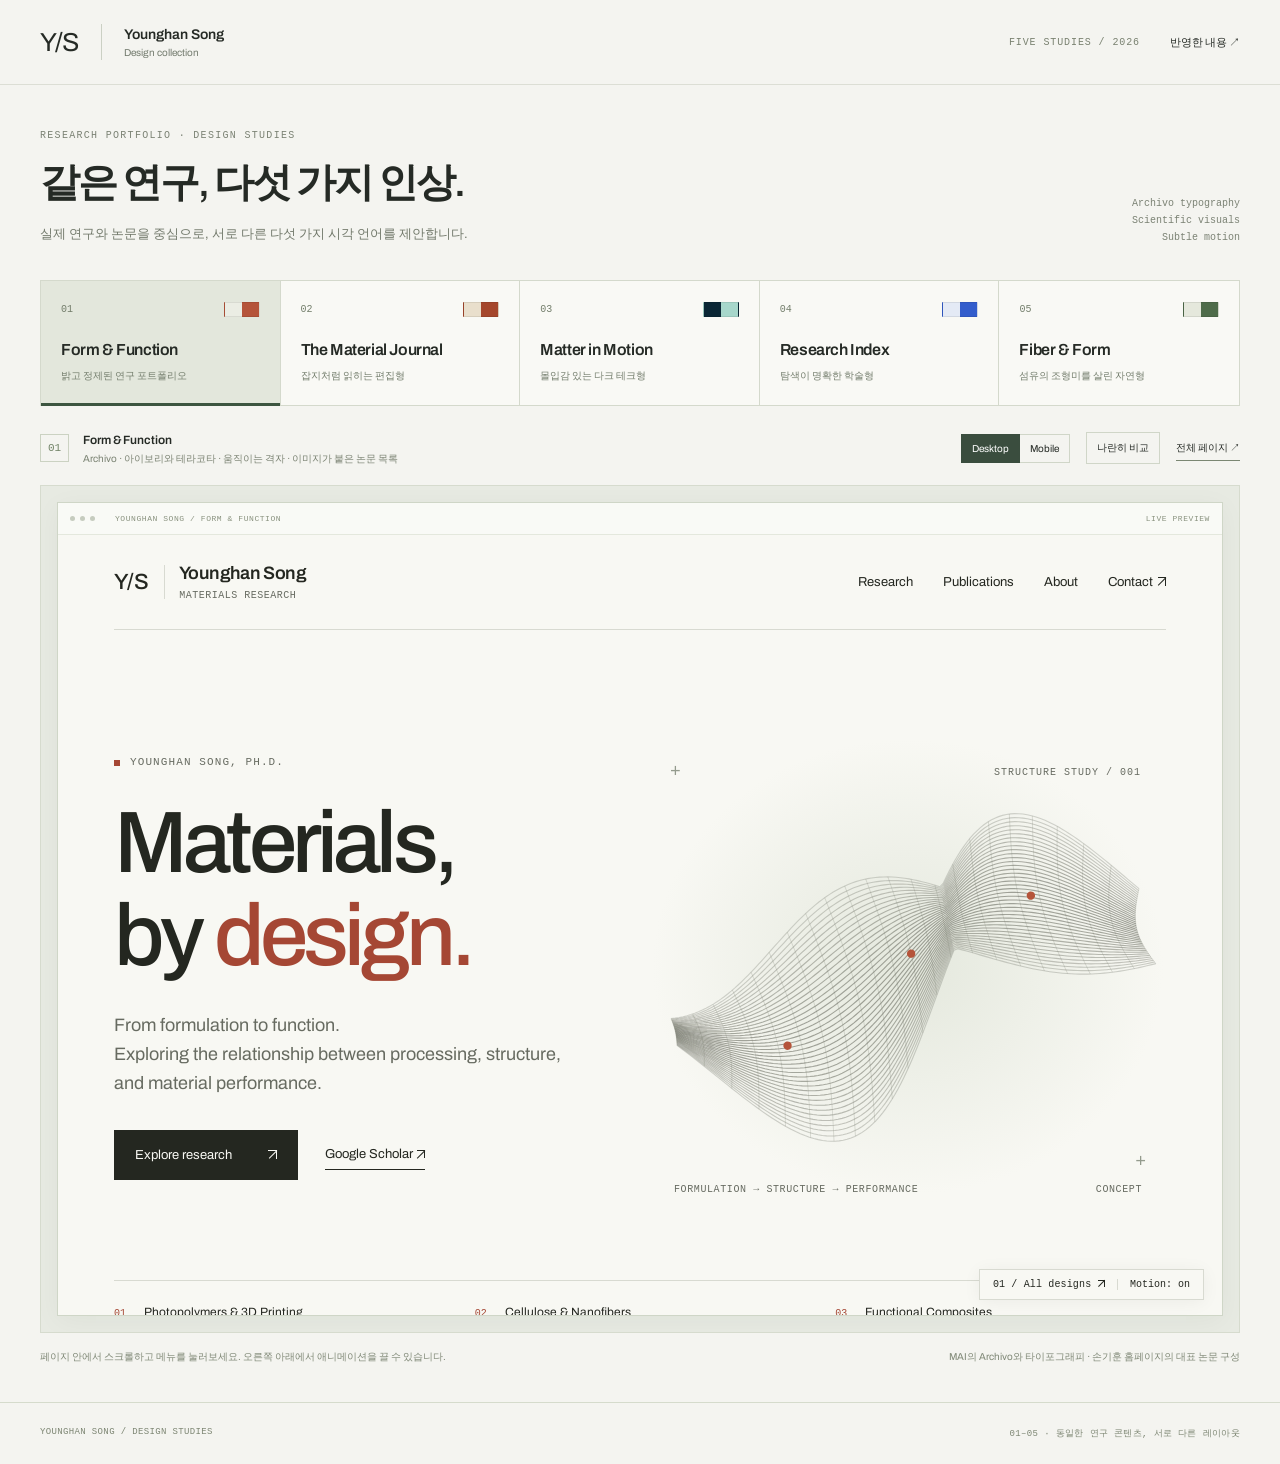
<file: concepts/index.html>
<!doctype html>
<html lang="ko">
<head>
<meta name="robots" content="noindex">
  <meta charset="UTF-8"><meta name="viewport" content="width=device-width,initial-scale=1">
  <meta name="description" content="송영한 연구 홈페이지 디자인 5종: 구조, 타이포그래피, 연구 그래픽을 비교하는 디자인 컬렉션.">
  <title>Younghan Song · Five Design Studies</title>
  <link rel="icon" href="assets/favicon.svg" type="image/svg+xml">
  <link rel="stylesheet" href="gallery.css">
  <script src="gallery.js" defer></script>
</head>
<body>
  <header class="gallery-header"><a href="index.html" class="gallery-brand">Y/S <span>Younghan Song <b>Design collection</b></span></a><span class="edition">FIVE STUDIES / 2026</span><button id="info-open" class="quiet">반영한 내용 ↗</button></header>
  <main>
    <div class="gallery-intro"><div><p class="kicker">RESEARCH PORTFOLIO · DESIGN STUDIES</p><h1>같은 연구,<br class="only-mobile"> 다섯 가지 인상.</h1><p class="intro-copy">실제 연구와 논문을 중심으로, 서로 다른 다섯 가지 시각 언어를 제안합니다.</p></div><span class="intro-note">Archivo typography<br>Scientific visuals<br>Subtle motion</span></div>
    <div class="design-options" role="group" aria-label="디자인 선택">
      <button class="design-option active" data-design="1" aria-pressed="true"><span class="option-top"><span>01</span><i style="--swatch:#b5543a;--surface:#ebede4"></i></span><strong>Form & Function</strong><span class="ko">밝고 정제된 연구 포트폴리오</span></button>
      <button class="design-option" data-design="2" aria-pressed="false"><span class="option-top"><span>02</span><i style="--swatch:#a5472c;--surface:#e9dfcc"></i></span><strong>The Material Journal</strong><span class="ko">잡지처럼 읽히는 편집형</span></button>
      <button class="design-option" data-design="3" aria-pressed="false"><span class="option-top"><span>03</span><i style="--swatch:#a7d7cb;--surface:#0b2735"></i></span><strong>Matter in Motion</strong><span class="ko">몰입감 있는 다크 테크형</span></button>
      <button class="design-option" data-design="4" aria-pressed="false"><span class="option-top"><span>04</span><i style="--swatch:#335dcc;--surface:#e4eaf5"></i></span><strong>Research Index</strong><span class="ko">탐색이 명확한 학술형</span></button>
      <button class="design-option" data-design="5" aria-pressed="false"><span class="option-top"><span>05</span><i style="--swatch:#4f6c4a;--surface:#e5e8dc"></i></span><strong>Fiber & Form</strong><span class="ko">섬유의 조형미를 살린 자연형</span></button>
    </div>
    <div class="review-toolbar"><div class="selected-info"><span id="selected-number">01</span><div><strong id="selected-name">Form & Function</strong><p id="selected-description">Archivo · 아이보리와 테라코타 · 움직이는 격자 · 이미지가 붙은 논문 목록</p></div></div><div class="view-controls"><div class="mode-buttons" role="group" aria-label="미리보기 너비"><button id="desktop-mode" class="active" aria-pressed="true">Desktop</button><button id="mobile-mode" aria-pressed="false">Mobile</button></div><button id="compare-mode" aria-pressed="false">나란히 비교</button><a id="full-page" href="design-01.html" target="_blank" rel="noopener">전체 페이지 ↗</a></div></div>
    <div class="compare-labels" hidden><label>A <select id="compare-a" aria-label="왼쪽 디자인"><option value="1">01 · Form & Function</option><option value="2">02 · The Material Journal</option><option value="3">03 · Matter in Motion</option><option value="4">04 · Research Index</option><option value="5">05 · Fiber & Form</option></select></label><label>B <select id="compare-b" aria-label="오른쪽 디자인"><option value="1">01 · Form & Function</option><option value="2">02 · The Material Journal</option><option value="3" selected>03 · Matter in Motion</option><option value="4">04 · Research Index</option><option value="5">05 · Fiber & Form</option></select></label></div>
    <section class="preview-stage" aria-label="디자인 미리보기"><div class="preview-shell"><div class="browser-bar"><span class="browser-dots"><i></i><i></i><i></i></span><span id="preview-path">YOUNGHAN SONG / FORM & FUNCTION</span><span class="preview-status">LIVE PREVIEW</span></div><iframe id="preview-frame" src="design-01.html" title="01 Form & Function 홈페이지 미리보기"></iframe></div><div class="preview-shell secondary" hidden><div class="browser-bar"><span class="browser-dots"><i></i><i></i><i></i></span><span id="second-path">03 / MATTER IN MOTION</span></div><iframe id="second-frame" title="비교할 홈페이지 미리보기"></iframe></div></section>
    <div class="review-footnote"><p>페이지 안에서 스크롤하고 메뉴를 눌러보세요. 오른쪽 아래에서 애니메이션을 끌 수 있습니다.</p><span>MAI의 Archivo와 타이포그래피 · 손기훈 홈페이지의 대표 논문 구성</span></div>
  </main>
  <footer class="gallery-footer"><span>YOUNGHAN SONG / DESIGN STUDIES</span><span>01–05 · 동일한 연구 콘텐츠, 서로 다른 레이아웃</span></footer>
  <dialog id="info-dialog"><button id="info-close" aria-label="설명 닫기">닫기 ×</button><p class="kicker">DESIGN & CONTENT</p><h2>반영한 내용</h2><p>MAI의 실제 글꼴 <strong>Archivo</strong>, 좁은 제목 자간, 넓은 여백을 공통 기반으로 사용했습니다. 다섯 시안은 메뉴 구조, 첫 화면, 연구 소개, 논문 배치가 다릅니다.</p><dl><dt>연구 정보</dt><dd>2026년 11월 26일 저장된 최신 홈페이지 시안의 연구 분야·대표 논문 3편·Google Scholar·ORCID·연락처를 반영했습니다. 원래 Google Sites 주소는 현재 로그인 화면으로 연결됩니다.</dd><dt>이미지</dt><dd>그리퍼 사진은 기존 시안에 포함된 실제 실험 사진입니다. 다크 시안의 소재 렌더와 격자·섬유 애니메이션은 연구를 소개하기 위한 개념 이미지이며, 실험 데이터가 아닙니다.</dd><dt>사용성</dt><dd>모바일 레이아웃, 메뉴, 논문 필터, 이미지 확대, 모션 끄기, 외부 논문 링크를 제공합니다.</dd></dl><div class="source-links"><a href="https://mai.seoultech.ac.kr/" target="_blank" rel="noopener">MAI ↗</a><a href="https://kihoon-son.github.io/#publications" target="_blank" rel="noopener">Kihoon Son ↗</a></div></dialog>
</body>
</html>
</file>
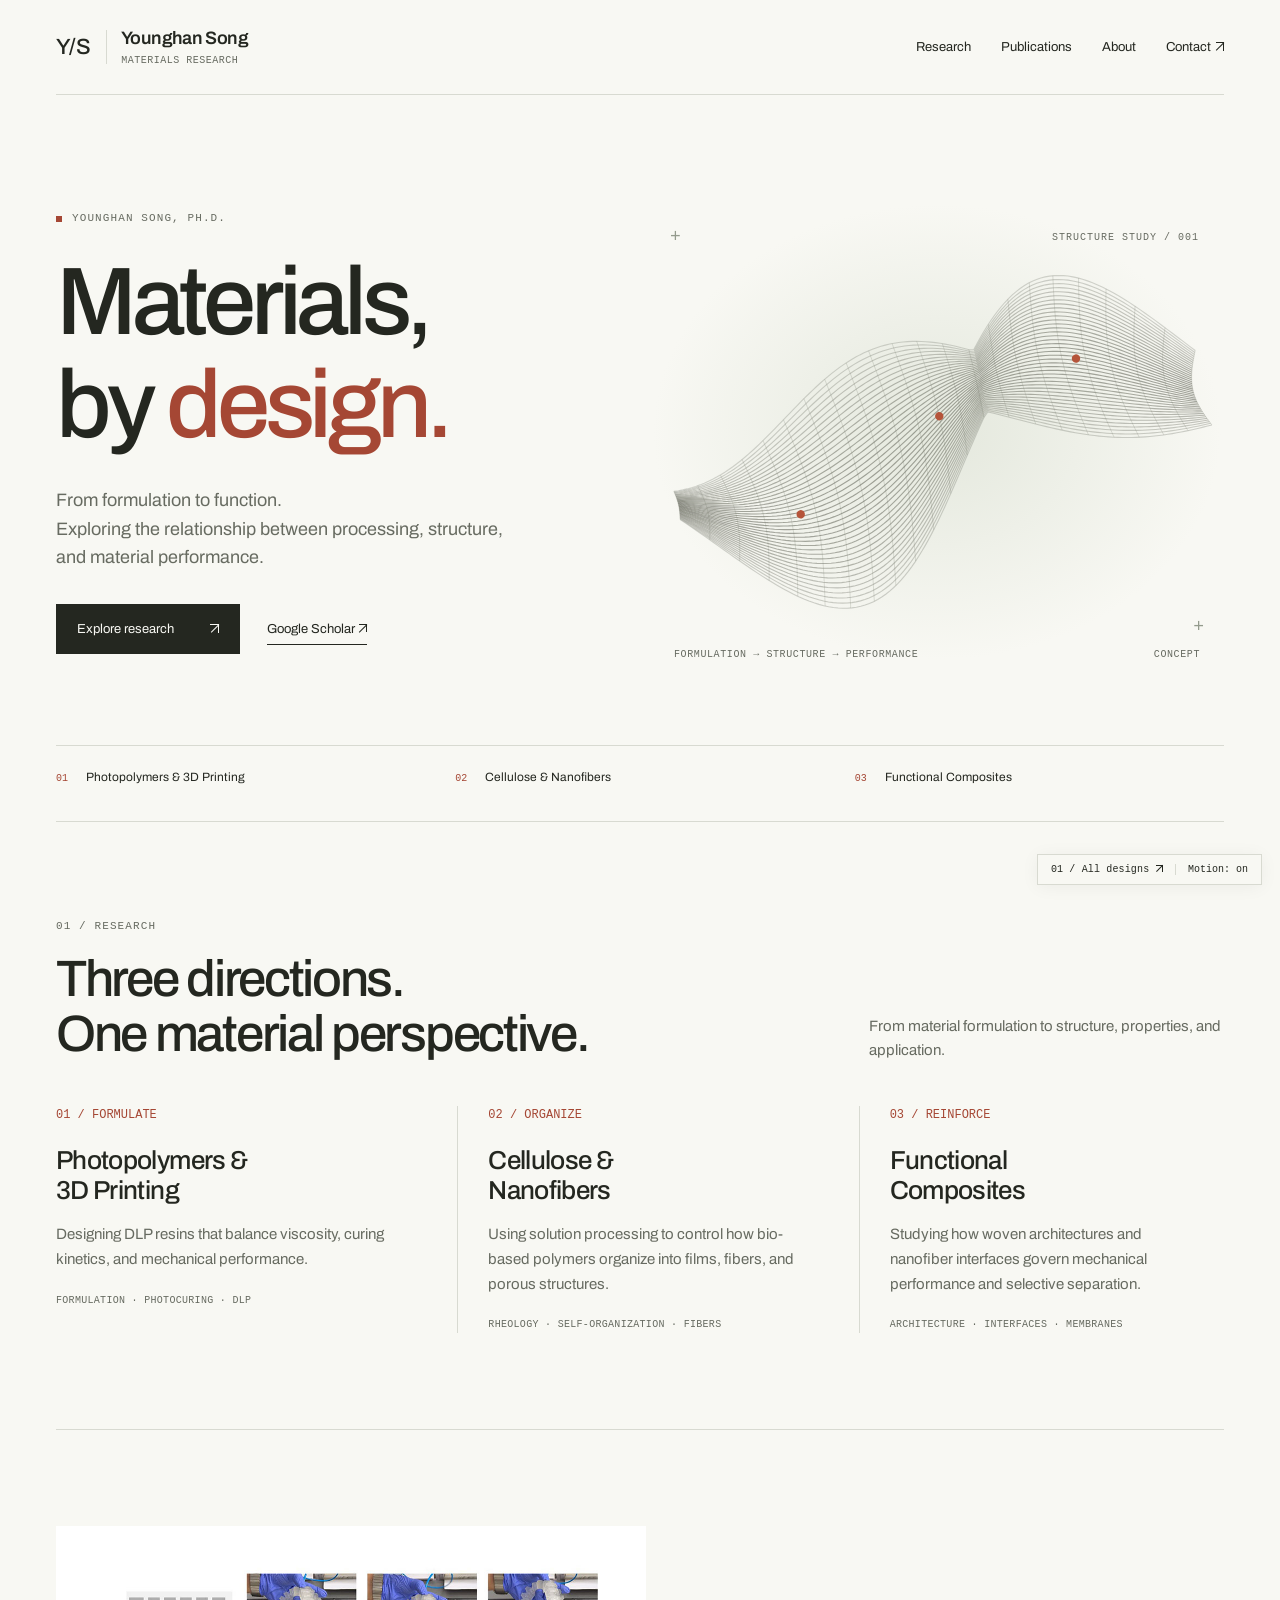
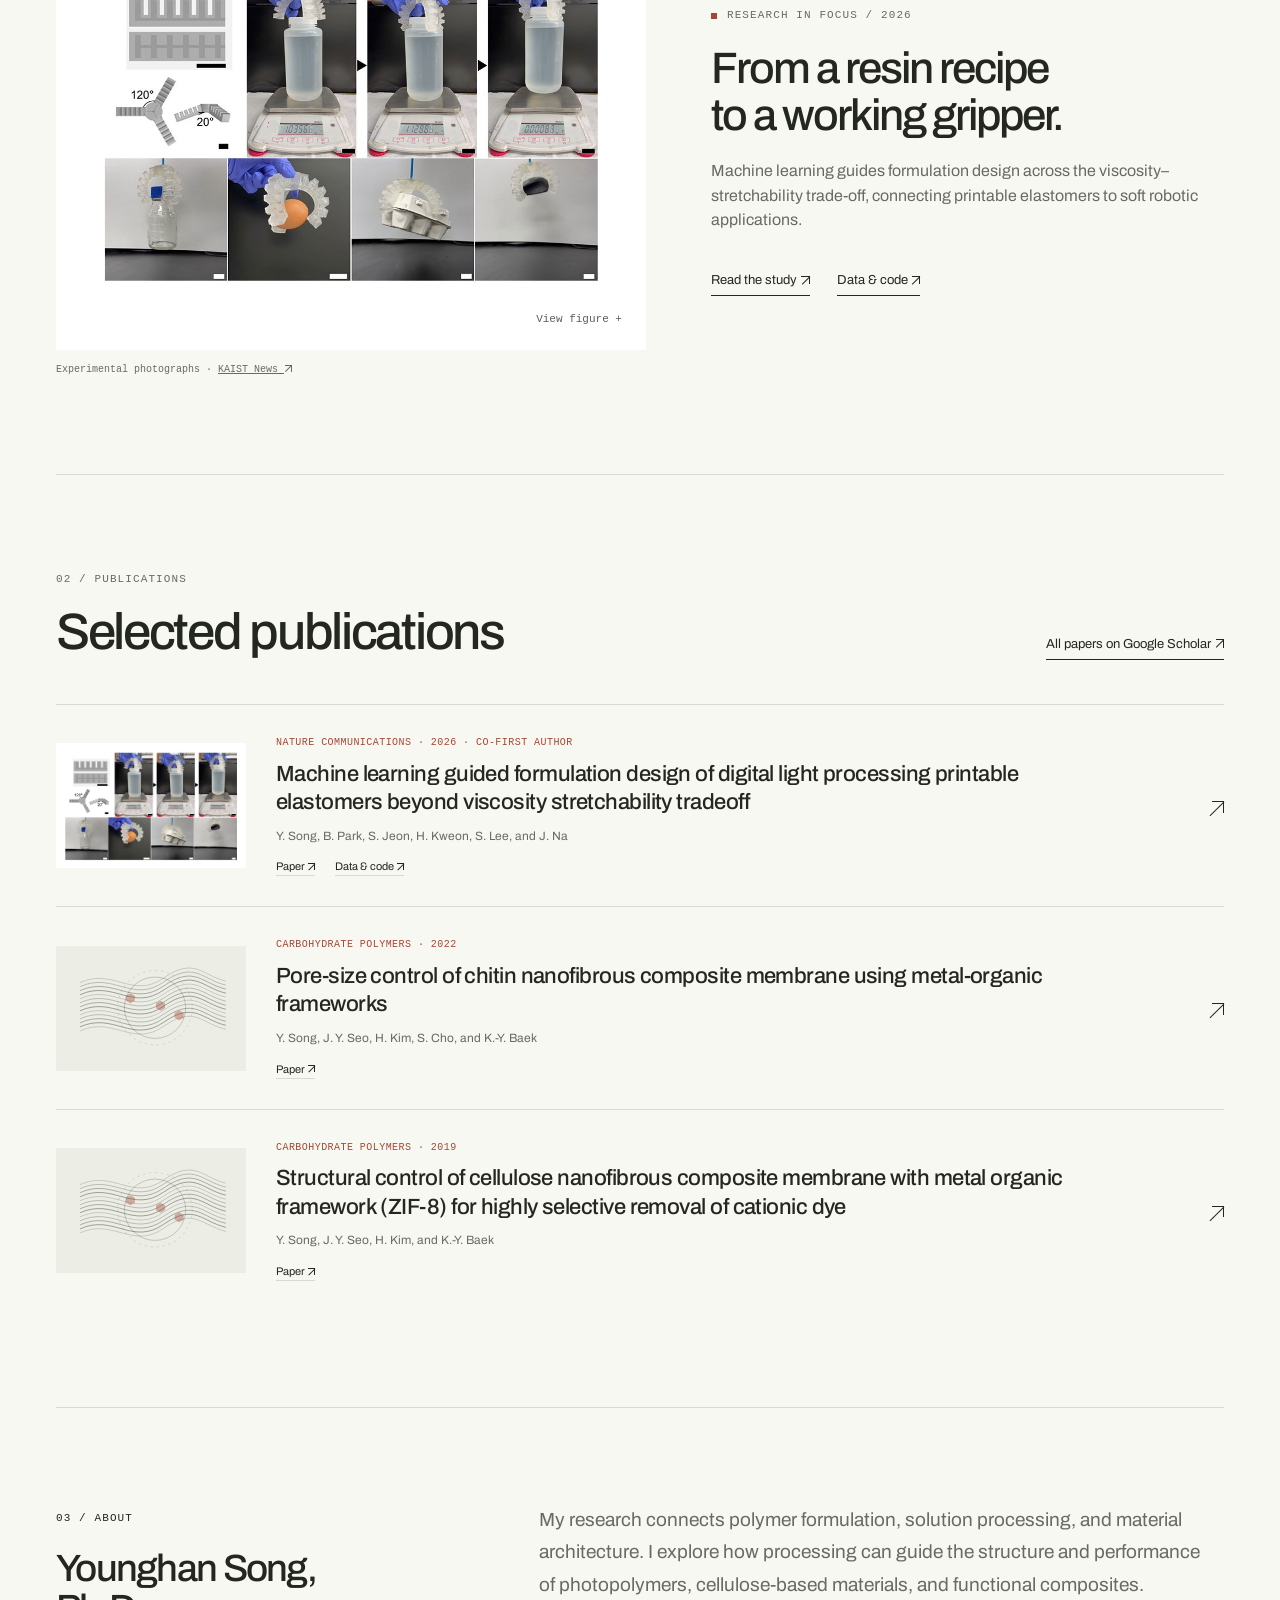
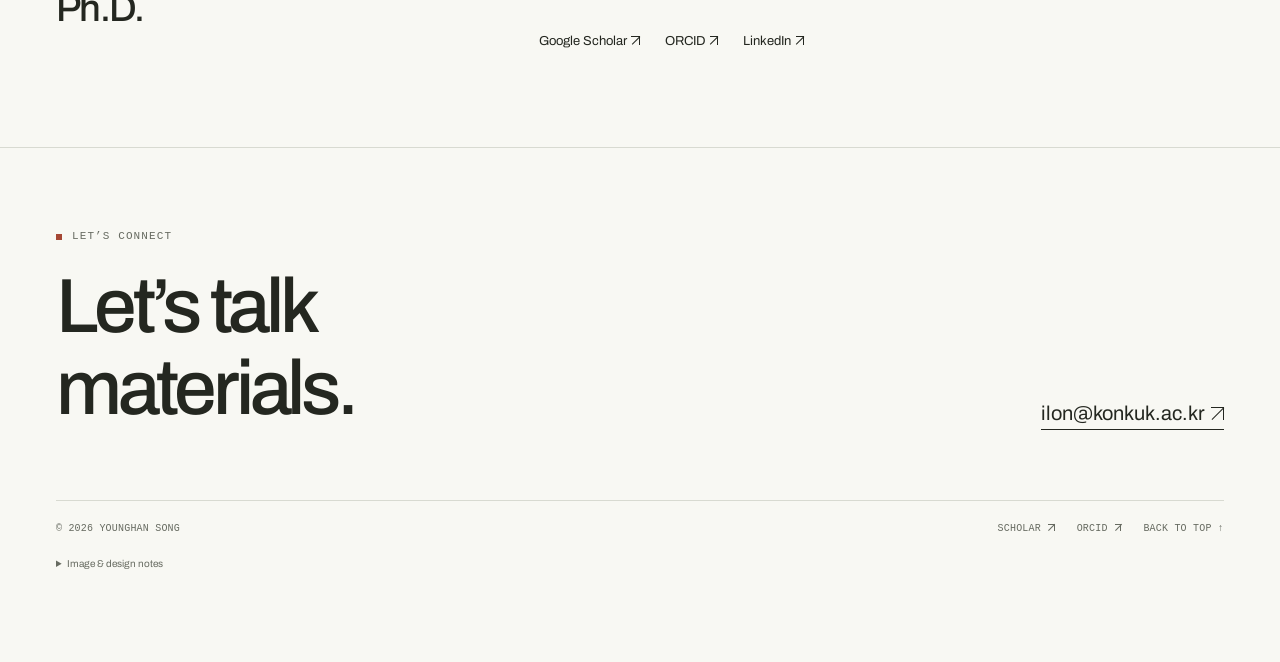
<file: concepts/design-01.html>
<!doctype html><html lang="en"><head>
<meta name="robots" content="noindex"><meta charset="UTF-8"><meta name="viewport" content="width=device-width,initial-scale=1"><meta name="description" content="Younghan Song, Ph.D. — research in photopolymers, cellulose and nanofibers, and functional composites."><meta name="theme-color" content="#f8f8f3"><title>Younghan Song — Form & Function</title><link rel="icon" href="assets/favicon.svg" type="image/svg+xml"><link rel="stylesheet" href="styles.css"><script defer src="shared.js"></script></head><body class="c1" data-concept="01"><a class="skip" href="#main">Skip to content</a><header class="topbar wrap"><a class="brand" href="#main"><span class="brand-mark">Y/S</span><span>Younghan Song<small>MATERIALS RESEARCH</small></span></a><button class="menu-toggle" data-menu aria-expanded="false" aria-label="Open navigation">Menu</button><nav class="site-nav" aria-label="Main navigation"><a href="#research">Research</a><a href="#publications">Publications</a><a href="#about">About</a><a href="#contact">Contact <span class="external-arrow" aria-hidden="true"></span></a></nav></header><div class="page"><main id="main" class="wrap"><section class="hero" aria-labelledby="hero-title"><div class="hero-copy"><div class="eyebrow">Younghan Song, Ph.D.</div><h1 id="hero-title">Materials,<br>by <em>design.</em></h1><p class="hero-desc">From formulation to function.<br>Exploring the relationship between processing, structure, and material performance.</p><div class="btn-row"><a class="btn" href="#research">Explore research <span><span class="external-arrow" aria-hidden="true"></span></span></a><a href="https://scholar.google.co.kr/citations?user=t_mzCmYAAAAJ&hl=en" target="_blank" rel="noopener noreferrer" class="textlink">Google Scholar <span class="external-arrow" aria-hidden="true"></span></a></div></div><figure class="hero-art"><div class="art-top">STRUCTURE STUDY / 001</div><canvas class="material-canvas" data-scheme="ivory" aria-label="Animated conceptual lattice structure"></canvas><figcaption class="art-caption"><span>Formulation → Structure → Performance</span><span>Concept</span></figcaption></figure></section><div class="discipline-strip"><a href="#research"><span>01</span> Photopolymers & 3D Printing</a><a href="#research"><span>02</span> Cellulose & Nanofibers</a><a href="#research"><span>03</span> Functional Composites</a></div><section id="research" class="section" aria-labelledby="research-title"><div class="section-head"><div><span class="section-number">01 / RESEARCH</span><h2 id="research-title">Three directions.<br>One material perspective.</h2></div><p>From material formulation to structure, properties, and application.</p></div><div class="research-grid"><article class="research-item"><span class="num">01 / FORMULATE</span><div class="research-art"><svg viewBox="0 0 340 190" role="img" aria-label="Conceptual illustration of layerwise photopolymerization"><g fill="none" stroke="currentColor" stroke-width="1.2"><path d="M67 112 157 73 272 104 180 145Z" opacity="0.3"/><path d="M67 104 157 65 272 96 180 137Z" opacity="0.38"/><path d="M67 96 157 57 272 88 180 129Z" opacity="0.45999999999999996"/><path d="M67 88 157 49 272 80 180 121Z" opacity="0.54"/><path d="M67 80 157 41 272 72 180 113Z" opacity="0.62"/><path d="M67 72 157 33 272 64 180 105Z" opacity="0.7"/><path d="M67 64 157 25 272 56 180 97Z" opacity="0.78"/><path class="dash" d="M120 24V68M174 20V57M229 31V74" opacity=".45"/><path d="M112 24H238" stroke-width="3"/><path d="M67 130V154L180 181 272 140V111" opacity=".3"/><path d="M180 145V181" opacity=".3"/><circle cx="157" cy="73" r="3" fill="var(--accent)" stroke="none"/><circle cx="214" cy="89" r="3" fill="var(--accent)" stroke="none"/><circle cx="180" cy="113" r="3" fill="var(--accent)" stroke="none"/></g></svg></div><div class="research-copy"><h3>Photopolymers &<br>3D Printing</h3><p>Designing DLP resins that balance viscosity, curing kinetics, and mechanical performance.</p><div class="keywords">FORMULATION · PHOTOCURING · DLP</div></div></article><article class="research-item"><span class="num">02 / ORGANIZE</span><div class="research-art"><svg viewBox="0 0 340 190" role="img" aria-label="Conceptual illustration of aligned nanofibers and a porous membrane"><g fill="none" stroke="currentColor" stroke-width="1.2"><path d="M28 44 C94 14,132 78,194 35 S270 30,318 41" opacity="0.3"/><path d="M28 52 C94 22,132 86,194 43 S270 38,318 49" opacity="0.42"/><path d="M28 60 C94 30,132 94,194 51 S270 46,318 57" opacity="0.54"/><path d="M28 68 C94 38,132 102,194 59 S270 54,318 65" opacity="0.6599999999999999"/><path d="M28 76 C94 46,132 110,194 67 S270 62,318 73" opacity="0.3"/><path d="M28 84 C94 54,132 118,194 75 S270 70,318 81" opacity="0.42"/><path d="M28 92 C94 62,132 126,194 83 S270 78,318 89" opacity="0.54"/><path d="M28 100 C94 70,132 134,194 91 S270 86,318 97" opacity="0.6599999999999999"/><path d="M28 108 C94 78,132 142,194 99 S270 94,318 105" opacity="0.3"/><path d="M28 116 C94 86,132 150,194 107 S270 102,318 113" opacity="0.42"/><path d="M28 124 C94 94,132 158,194 115 S270 110,318 121" opacity="0.54"/><path d="M28 132 C94 102,132 166,194 123 S270 118,318 129" opacity="0.6599999999999999"/><path d="M28 140 C94 110,132 174,194 131 S270 126,318 137" opacity="0.3"/><circle cx="177" cy="94" r="61" opacity=".35"/><circle class="dash" cx="177" cy="94" r="74" opacity=".2"/><path d="M128 65l9 5v10l-9 5-9-5V70Z" fill="var(--accent)" fill-opacity=".4" stroke="none"/><path d="M188 80l9 5v10l-9 5-9-5V85Z" fill="var(--accent)" fill-opacity=".4" stroke="none"/><path d="M225 99l9 5v10l-9 5-9-5V104Z" fill="var(--accent)" fill-opacity=".4" stroke="none"/></g></svg></div><div class="research-copy"><h3>Cellulose &<br>Nanofibers</h3><p>Using solution processing to control how bio-based polymers organize into films, fibers, and porous structures.</p><div class="keywords">RHEOLOGY · SELF-ORGANIZATION · FIBERS</div></div></article><article class="research-item"><span class="num">03 / REINFORCE</span><div class="research-art"><svg viewBox="0 0 340 190" role="img" aria-label="Conceptual illustration of woven reinforcement and framework particles"><g fill="none" stroke="currentColor" stroke-width="1.2"><path d="M46 40Q92 24 138 40T230 40T300 40" stroke-width="4" opacity=".3"/><path d="M46 54Q92 38 138 54T230 54T300 54" stroke-width="4" opacity=".3"/><path d="M46 68Q92 52 138 68T230 68T300 68" stroke-width="4" opacity=".3"/><path d="M46 82Q92 66 138 82T230 82T300 82" stroke-width="4" opacity=".3"/><path d="M46 96Q92 80 138 96T230 96T300 96" stroke-width="4" opacity=".3"/><path d="M46 110Q92 94 138 110T230 110T300 110" stroke-width="4" opacity=".3"/><path d="M46 124Q92 108 138 124T230 124T300 124" stroke-width="4" opacity=".3"/><path d="M46 138Q92 122 138 138T230 138T300 138" stroke-width="4" opacity=".3"/><path d="M56 27Q67 61 56 94T56 165" stroke-width="3" opacity=".45"/><path d="M77 27Q88 61 77 94T77 165" stroke-width="3" opacity=".45"/><path d="M98 27Q109 61 98 94T98 165" stroke-width="3" opacity=".45"/><path d="M119 27Q130 61 119 94T119 165" stroke-width="3" opacity=".45"/><path d="M140 27Q151 61 140 94T140 165" stroke-width="3" opacity=".45"/><path d="M161 27Q172 61 161 94T161 165" stroke-width="3" opacity=".45"/><path d="M182 27Q193 61 182 94T182 165" stroke-width="3" opacity=".45"/><path d="M203 27Q214 61 203 94T203 165" stroke-width="3" opacity=".45"/><path d="M224 27Q235 61 224 94T224 165" stroke-width="3" opacity=".45"/><path d="M245 27Q256 61 245 94T245 165" stroke-width="3" opacity=".45"/><path d="M266 27Q277 61 266 94T266 165" stroke-width="3" opacity=".45"/><path d="M287 27Q298 61 287 94T287 165" stroke-width="3" opacity=".45"/><path d="M242 46l18-10 18 10v21l-18 10-18-10Z" fill="var(--accent)" fill-opacity=".65" stroke="none"/><path d="M91 121l13-8 13 8v15l-13 8-13-8Z" fill="var(--accent)" fill-opacity=".65" stroke="none"/></g></svg></div><div class="research-copy"><h3>Functional<br>Composites</h3><p>Studying how woven architectures and nanofiber interfaces govern mechanical performance and selective separation.</p><div class="keywords">ARCHITECTURE · INTERFACES · MEMBRANES</div></div></article></div></section><section class="section" aria-labelledby="feature-title"><div class="featured"><figure><div class="feature-img"><button class="image-button" data-lightbox aria-label="Enlarge experimental gripper photographs"><img loading="lazy" src="assets/source-0.jpg" width="1000" height="647" alt="DLP-printed soft gripper experiments: grasping a water bottle, egg, carton and other objects."></button></div><figcaption class="feature-source">Experimental photographs · <a href="https://www.kaist.ac.kr/news/html/news/?GotoPage=5&mng_no=66470&mode=V" target="_blank" rel="noopener noreferrer">KAIST News <span class="external-arrow" aria-hidden="true"></span></a></figcaption></figure><div class="feature-copy"><div class="eyebrow">RESEARCH IN FOCUS / 2026</div><h2 id="feature-title">From a resin recipe<br>to a working gripper.</h2><p>Machine learning guides formulation design across the viscosity–stretchability trade-off, connecting printable elastomers to soft robotic applications.</p><div class="btn-row"><a href="https://doi.org/10.1038/s41467-026-73735-4" target="_blank" rel="noopener noreferrer" class="textlink">Read the study <span class="external-arrow" aria-hidden="true"></span></a><a href="https://doi.org/10.5281/zenodo.19389221" target="_blank" rel="noopener noreferrer" class="textlink">Data & code <span class="external-arrow" aria-hidden="true"></span></a></div></div></div></section><section id="publications" class="section" aria-labelledby="publications-title"><div class="section-head"><div><span class="section-number">02 / PUBLICATIONS</span><h2 id="publications-title">Selected publications</h2></div><a href="https://scholar.google.co.kr/citations?user=t_mzCmYAAAAJ&hl=en" target="_blank" rel="noopener noreferrer" class="textlink">All papers on Google Scholar <span class="external-arrow" aria-hidden="true"></span></a></div><div class="pub-list"><article class="pub" data-category="printing"><a class="pub-img" href="https://doi.org/10.1038/s41467-026-73735-4" target="_blank" rel="noopener noreferrer" aria-label="Open Machine learning guided formulation design of digital light processing printable elastomers beyond viscosity stretchability tradeoff"><img loading="lazy" src="assets/source-0.jpg" width="1000" height="647" alt="Published gripper experimental photographs"></a><div class="pub-copy"><div class="pub-meta">Nature Communications · 2026 · Co-first author</div><h3><a href="https://doi.org/10.1038/s41467-026-73735-4" target="_blank" rel="noopener noreferrer">Machine learning guided formulation design of digital light processing printable elastomers beyond viscosity stretchability tradeoff</a></h3><p class="pub-authors">Y. Song, B. Park, S. Jeon, H. Kweon, S. Lee, and J. Na</p><div class="paper-links"><a href="https://doi.org/10.1038/s41467-026-73735-4" target="_blank" rel="noopener noreferrer">Paper <span class="external-arrow" aria-hidden="true"></span></a><a href="https://doi.org/10.5281/zenodo.19389221" target="_blank" rel="noopener noreferrer">Data & code <span class="external-arrow" aria-hidden="true"></span></a></div></div><a href="https://doi.org/10.1038/s41467-026-73735-4" target="_blank" rel="noopener noreferrer" class="pub-arrow" aria-label="Read paper"><span class="external-arrow" aria-hidden="true"></span></a></article><article class="pub" data-category="bio"><a class="pub-img" href="https://doi.org/10.1016/j.carbpol.2021.118754" target="_blank" rel="noopener noreferrer" aria-label="Open Pore-size control of chitin nanofibrous composite membrane using metal-organic frameworks"><svg viewBox="0 0 340 190" role="img" aria-label="Conceptual illustration of aligned nanofibers and a porous membrane"><g fill="none" stroke="currentColor" stroke-width="1.2"><path d="M28 44 C94 14,132 78,194 35 S270 30,318 41" opacity="0.3"/><path d="M28 52 C94 22,132 86,194 43 S270 38,318 49" opacity="0.42"/><path d="M28 60 C94 30,132 94,194 51 S270 46,318 57" opacity="0.54"/><path d="M28 68 C94 38,132 102,194 59 S270 54,318 65" opacity="0.6599999999999999"/><path d="M28 76 C94 46,132 110,194 67 S270 62,318 73" opacity="0.3"/><path d="M28 84 C94 54,132 118,194 75 S270 70,318 81" opacity="0.42"/><path d="M28 92 C94 62,132 126,194 83 S270 78,318 89" opacity="0.54"/><path d="M28 100 C94 70,132 134,194 91 S270 86,318 97" opacity="0.6599999999999999"/><path d="M28 108 C94 78,132 142,194 99 S270 94,318 105" opacity="0.3"/><path d="M28 116 C94 86,132 150,194 107 S270 102,318 113" opacity="0.42"/><path d="M28 124 C94 94,132 158,194 115 S270 110,318 121" opacity="0.54"/><path d="M28 132 C94 102,132 166,194 123 S270 118,318 129" opacity="0.6599999999999999"/><path d="M28 140 C94 110,132 174,194 131 S270 126,318 137" opacity="0.3"/><circle cx="177" cy="94" r="61" opacity=".35"/><circle class="dash" cx="177" cy="94" r="74" opacity=".2"/><path d="M128 65l9 5v10l-9 5-9-5V70Z" fill="var(--accent)" fill-opacity=".4" stroke="none"/><path d="M188 80l9 5v10l-9 5-9-5V85Z" fill="var(--accent)" fill-opacity=".4" stroke="none"/><path d="M225 99l9 5v10l-9 5-9-5V104Z" fill="var(--accent)" fill-opacity=".4" stroke="none"/></g></svg></a><div class="pub-copy"><div class="pub-meta">Carbohydrate Polymers · 2022</div><h3><a href="https://doi.org/10.1016/j.carbpol.2021.118754" target="_blank" rel="noopener noreferrer">Pore-size control of chitin nanofibrous composite membrane using metal-organic frameworks</a></h3><p class="pub-authors">Y. Song, J. Y. Seo, H. Kim, S. Cho, and K.-Y. Baek</p><div class="paper-links"><a href="https://doi.org/10.1016/j.carbpol.2021.118754" target="_blank" rel="noopener noreferrer">Paper <span class="external-arrow" aria-hidden="true"></span></a></div></div><a href="https://doi.org/10.1016/j.carbpol.2021.118754" target="_blank" rel="noopener noreferrer" class="pub-arrow" aria-label="Read paper"><span class="external-arrow" aria-hidden="true"></span></a></article><article class="pub" data-category="bio"><a class="pub-img" href="https://doi.org/10.1016/j.carbpol.2019.115018" target="_blank" rel="noopener noreferrer" aria-label="Open Structural control of cellulose nanofibrous composite membrane with metal organic framework (ZIF-8) for highly selective removal of cationic dye"><svg viewBox="0 0 340 190" role="img" aria-label="Conceptual illustration of aligned nanofibers and a porous membrane"><g fill="none" stroke="currentColor" stroke-width="1.2"><path d="M28 44 C94 14,132 78,194 35 S270 30,318 41" opacity="0.3"/><path d="M28 52 C94 22,132 86,194 43 S270 38,318 49" opacity="0.42"/><path d="M28 60 C94 30,132 94,194 51 S270 46,318 57" opacity="0.54"/><path d="M28 68 C94 38,132 102,194 59 S270 54,318 65" opacity="0.6599999999999999"/><path d="M28 76 C94 46,132 110,194 67 S270 62,318 73" opacity="0.3"/><path d="M28 84 C94 54,132 118,194 75 S270 70,318 81" opacity="0.42"/><path d="M28 92 C94 62,132 126,194 83 S270 78,318 89" opacity="0.54"/><path d="M28 100 C94 70,132 134,194 91 S270 86,318 97" opacity="0.6599999999999999"/><path d="M28 108 C94 78,132 142,194 99 S270 94,318 105" opacity="0.3"/><path d="M28 116 C94 86,132 150,194 107 S270 102,318 113" opacity="0.42"/><path d="M28 124 C94 94,132 158,194 115 S270 110,318 121" opacity="0.54"/><path d="M28 132 C94 102,132 166,194 123 S270 118,318 129" opacity="0.6599999999999999"/><path d="M28 140 C94 110,132 174,194 131 S270 126,318 137" opacity="0.3"/><circle cx="177" cy="94" r="61" opacity=".35"/><circle class="dash" cx="177" cy="94" r="74" opacity=".2"/><path d="M128 65l9 5v10l-9 5-9-5V70Z" fill="var(--accent)" fill-opacity=".4" stroke="none"/><path d="M188 80l9 5v10l-9 5-9-5V85Z" fill="var(--accent)" fill-opacity=".4" stroke="none"/><path d="M225 99l9 5v10l-9 5-9-5V104Z" fill="var(--accent)" fill-opacity=".4" stroke="none"/></g></svg></a><div class="pub-copy"><div class="pub-meta">Carbohydrate Polymers · 2019</div><h3><a href="https://doi.org/10.1016/j.carbpol.2019.115018" target="_blank" rel="noopener noreferrer">Structural control of cellulose nanofibrous composite membrane with metal organic framework (ZIF-8) for highly selective removal of cationic dye</a></h3><p class="pub-authors">Y. Song, J. Y. Seo, H. Kim, and K.-Y. Baek</p><div class="paper-links"><a href="https://doi.org/10.1016/j.carbpol.2019.115018" target="_blank" rel="noopener noreferrer">Paper <span class="external-arrow" aria-hidden="true"></span></a></div></div><a href="https://doi.org/10.1016/j.carbpol.2019.115018" target="_blank" rel="noopener noreferrer" class="pub-arrow" aria-label="Read paper"><span class="external-arrow" aria-hidden="true"></span></a></article></div></section><section id="about" class="section about" aria-labelledby="about-title"><div><span class="section-number">03 / ABOUT</span><h2 id="about-title" style="margin-top:20px">Younghan Song,<br>Ph.D.</h2></div><div><p>My research connects polymer formulation, solution processing, and material architecture. I explore how processing can guide the structure and performance of photopolymers, cellulose-based materials, and functional composites.</p><div class="about-links"><a href="https://scholar.google.co.kr/citations?user=t_mzCmYAAAAJ&hl=en" target="_blank" rel="noopener noreferrer">Google Scholar <span class="external-arrow" aria-hidden="true"></span></a><a href="https://orcid.org/0000-0001-8236-3793" target="_blank" rel="noopener noreferrer">ORCID <span class="external-arrow" aria-hidden="true"></span></a><a href="https://www.linkedin.com/in/younghan-song-247b8a157" target="_blank" rel="noopener noreferrer">LinkedIn <span class="external-arrow" aria-hidden="true"></span></a></div></div></section></main><footer id="contact" class="contact"><div class="wrap"><div class="contact-top"><div><div class="eyebrow" style="margin-bottom:20px">LET’S CONNECT</div><h2>Let’s talk<br>materials.</h2></div><a class="contact-email" href="mailto:ilon@konkuk.ac.kr">ilon@konkuk.ac.kr <span class="external-arrow" aria-hidden="true"></span></a></div><div class="footerline"><span>© 2026 YOUNGHAN SONG</span><nav aria-label="Profile links"><a href="https://scholar.google.co.kr/citations?user=t_mzCmYAAAAJ&hl=en" target="_blank" rel="noopener noreferrer">SCHOLAR <span class="external-arrow" aria-hidden="true"></span></a><a href="https://orcid.org/0000-0001-8236-3793" target="_blank" rel="noopener noreferrer">ORCID <span class="external-arrow" aria-hidden="true"></span></a><a href="#main">BACK TO TOP ↑</a></nav></div><details class="credits"><summary>Image & design notes</summary><p>Experimental gripper photographs: <a href="https://www.kaist.ac.kr/news/html/news/?GotoPage=5&mng_no=66470&mode=V" target="_blank" rel="noopener noreferrer">KAIST News</a>. Material render and animated research illustrations are conceptual visuals, not experimental images or data. Typography: Archivo. Design references: <a href="https://mai.seoultech.ac.kr/" target="_blank" rel="noopener noreferrer">Manufacturing AI Lab, SeoulTech</a> and <a href="https://kihoon-son.github.io/#publications" target="_blank" rel="noopener noreferrer">Kihoon Son’s selected-publication layout</a>. Research information and profile links are based on the saved homepage draft of 26 November 2026.</p></details></div></footer></div><div class="concept-tools"><a href="index.html?design=1" target="_top">01 / All designs <span class="external-arrow" aria-hidden="true"></span></a><button data-motion aria-pressed="true">Motion: on</button></div><dialog aria-label="Experimental gripper photographs"><button data-close aria-label="Close enlarged figure">Close ×</button><img src="assets/source-0.jpg" width="1000" height="647" alt="Full experimental gripper figure"><p>Experimental photographs — <a href="https://www.kaist.ac.kr/news/html/news/?GotoPage=5&mng_no=66470&mode=V" target="_blank" rel="noopener noreferrer">KAIST News <span class="external-arrow" aria-hidden="true"></span></a></p></dialog></body></html>
</file>
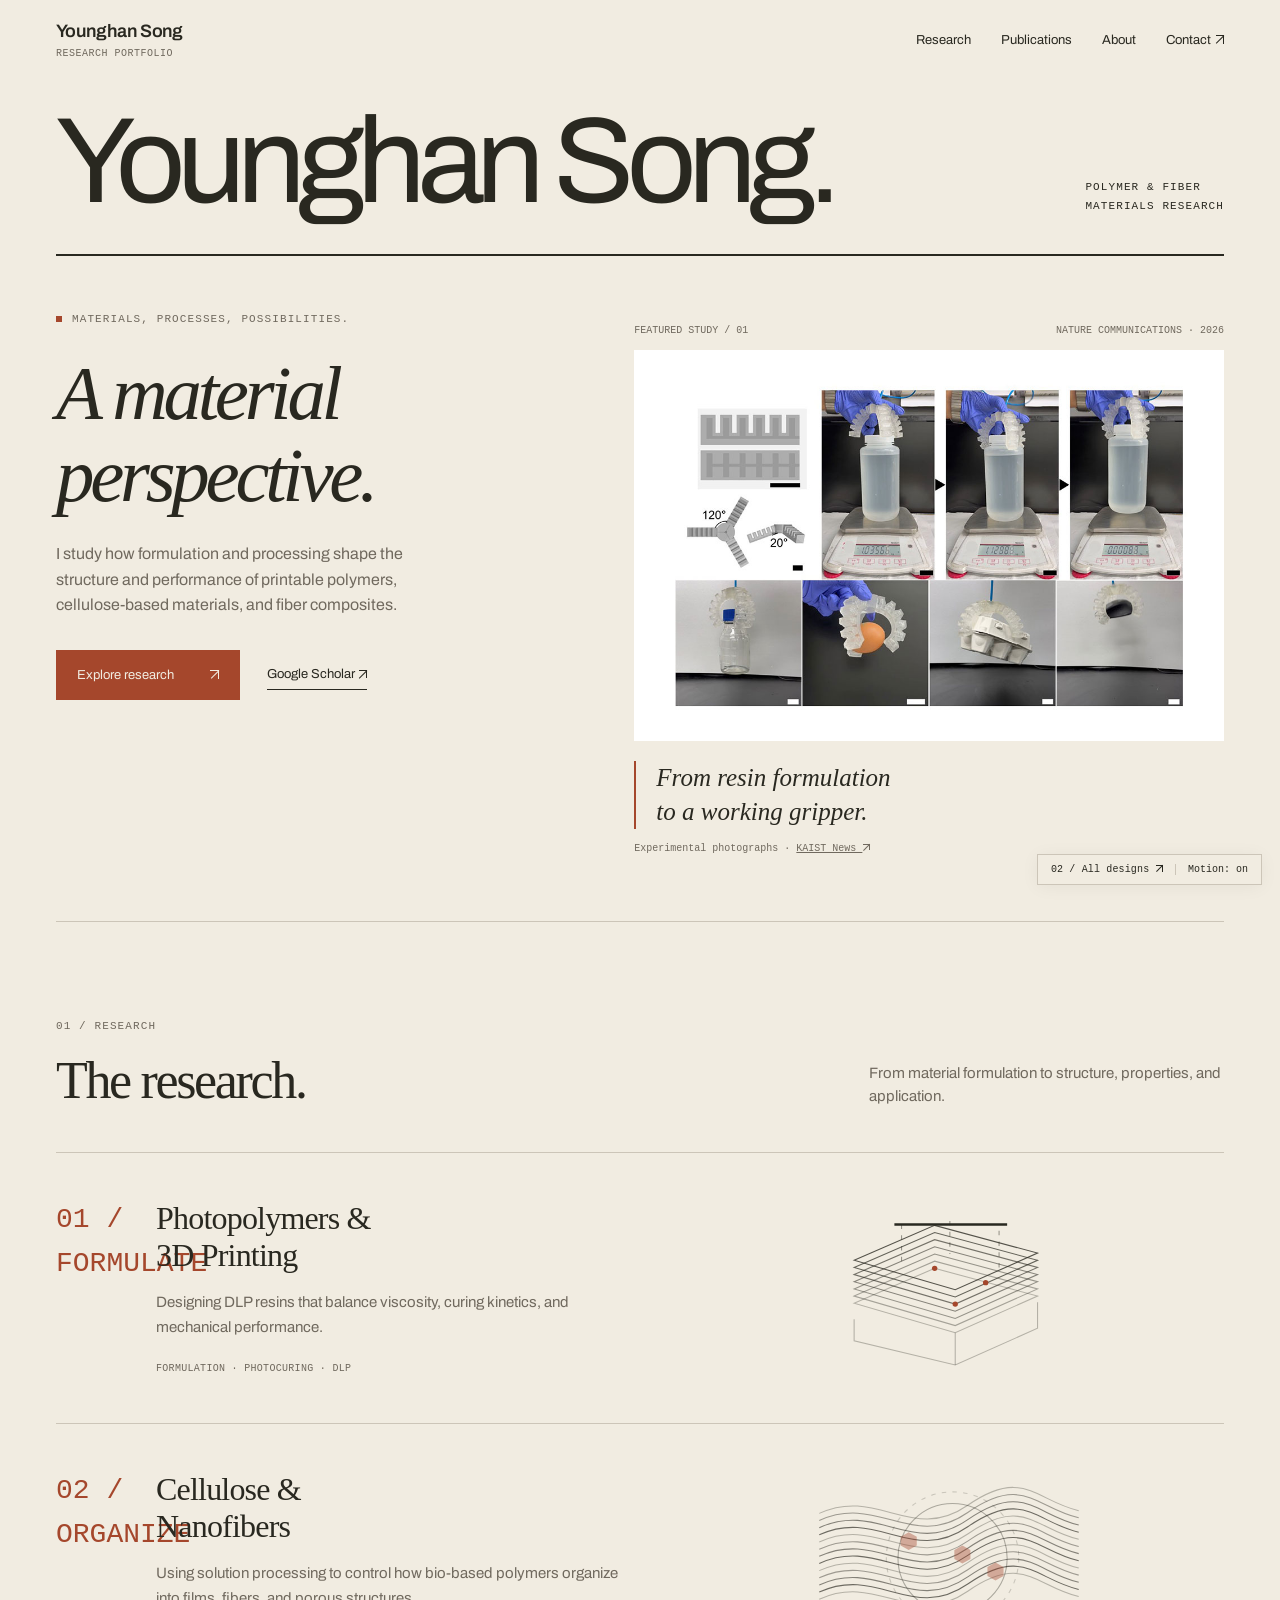
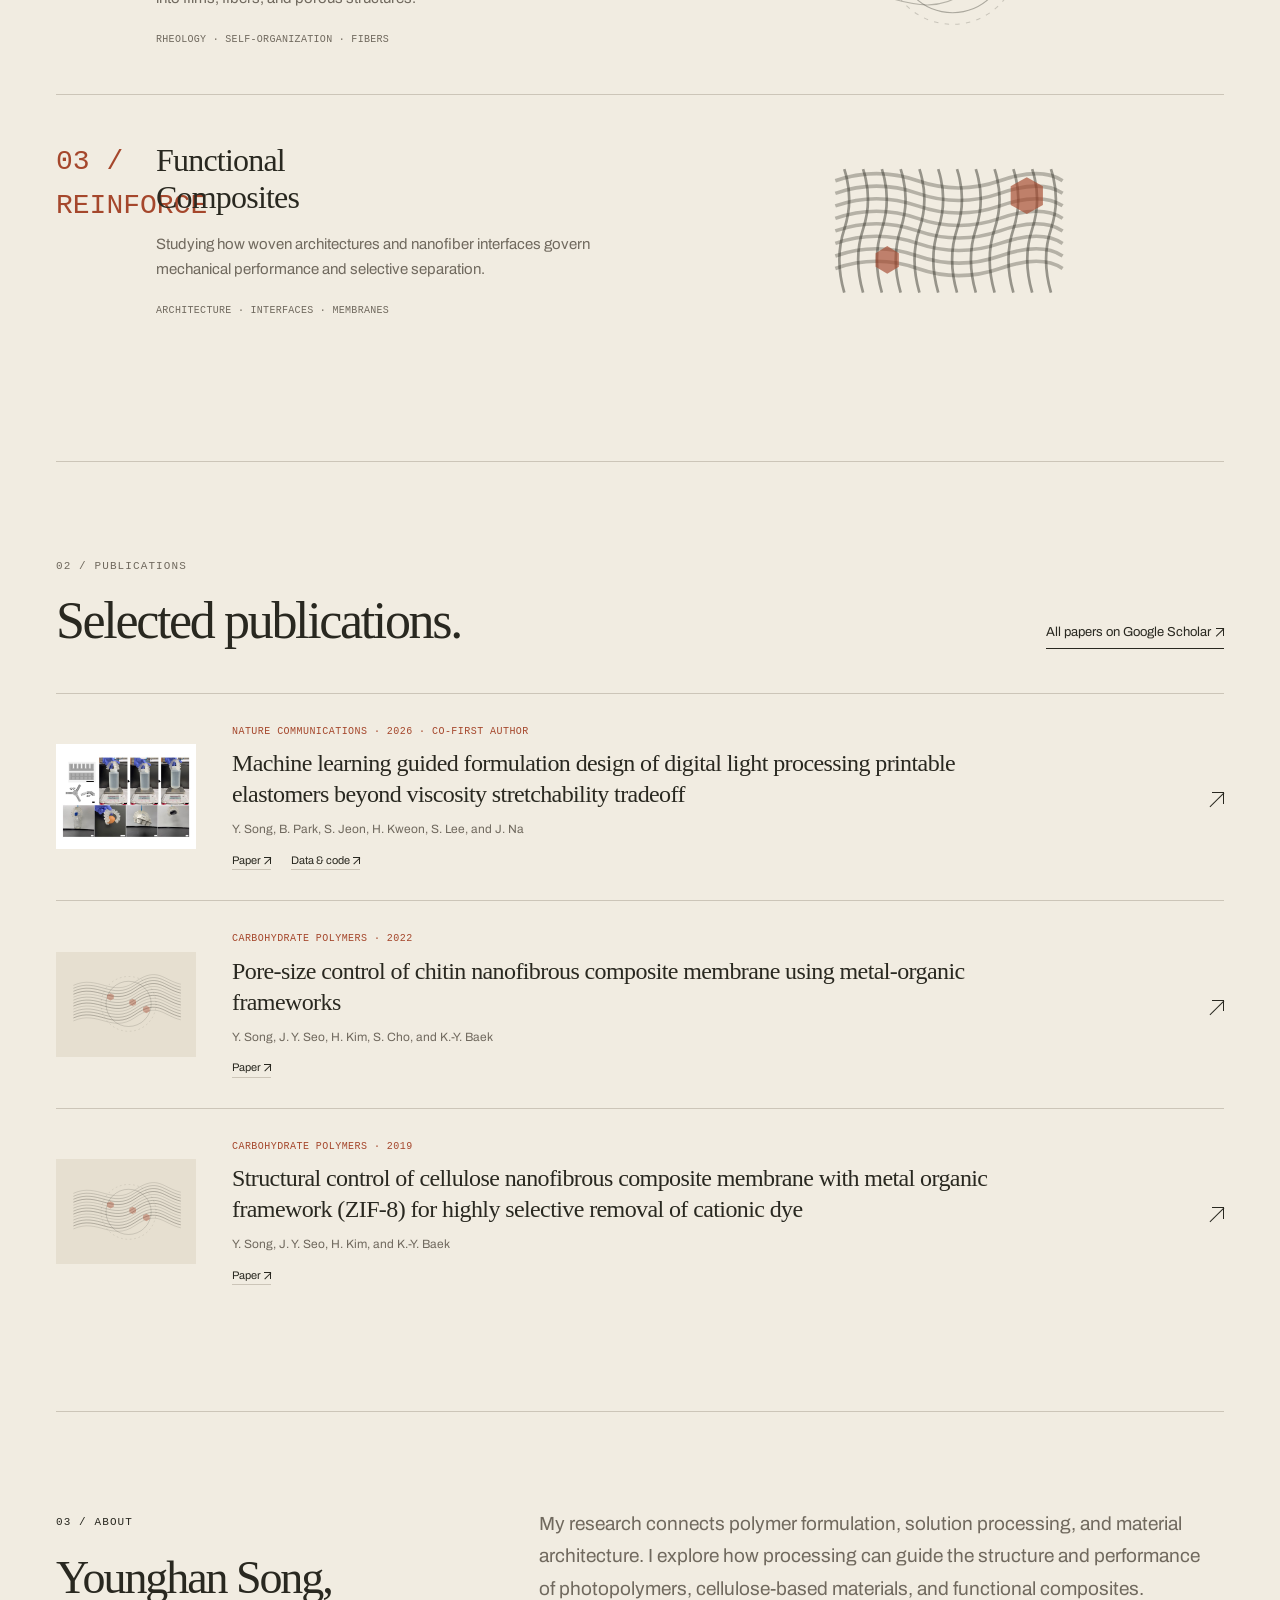
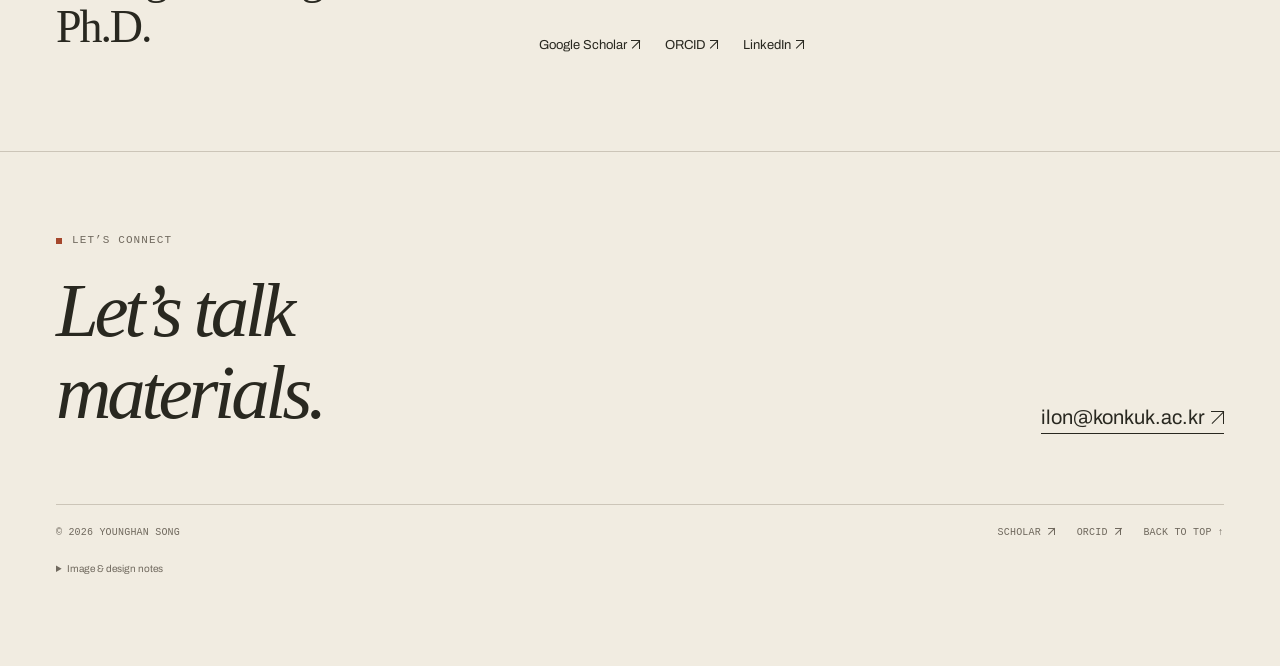
<file: concepts/design-02.html>
<!doctype html><html lang="en"><head>
<meta name="robots" content="noindex"><meta charset="UTF-8"><meta name="viewport" content="width=device-width,initial-scale=1"><meta name="description" content="Younghan Song, Ph.D. — research in photopolymers, cellulose and nanofibers, and functional composites."><meta name="theme-color" content="#f1ece1"><title>Younghan Song — The Material Journal</title><link rel="icon" href="assets/favicon.svg" type="image/svg+xml"><link rel="stylesheet" href="styles.css"><script defer src="shared.js"></script></head><body class="c2" data-concept="02"><a class="skip" href="#main">Skip to content</a><header class="topbar wrap"><a class="brand" href="#main"><span class="brand-mark">Y/S</span><span>Younghan Song<small>RESEARCH PORTFOLIO</small></span></a><button class="menu-toggle" data-menu aria-expanded="false" aria-label="Open navigation">Menu</button><nav class="site-nav" aria-label="Main navigation"><a href="#research">Research</a><a href="#publications">Publications</a><a href="#about">About</a><a href="#contact">Contact <span class="external-arrow" aria-hidden="true"></span></a></nav></header><div class="page"><main id="main" class="wrap"><div class="masthead" aria-hidden="true"><span>Younghan Song.</span><span>POLYMER & FIBER<br>MATERIALS RESEARCH</span></div><section class="hero" aria-labelledby="hero-title"><div class="hero-copy"><div class="eyebrow">Materials, processes, possibilities.</div><h1 id="hero-title">A material<br>perspective.</h1><p class="hero-desc">I study how formulation and processing shape the structure and performance of printable polymers, cellulose-based materials, and fiber composites.</p><div class="btn-row"><a class="btn" href="#research">Explore research <span><span class="external-arrow" aria-hidden="true"></span></span></a><a href="https://scholar.google.co.kr/citations?user=t_mzCmYAAAAJ&hl=en" target="_blank" rel="noopener noreferrer" class="textlink">Google Scholar <span class="external-arrow" aria-hidden="true"></span></a></div></div><figure class="hero-photo"><div class="photo-label"><span>FEATURED STUDY / 01</span><span>NATURE COMMUNICATIONS · 2026</span></div><button class="image-button" data-lightbox aria-label="Enlarge experimental gripper photographs"><img src="assets/source-0.jpg" width="1000" height="647" alt="Published experimental photographs of a DLP-printed soft gripper holding a bottle, an egg and other objects."></button><figcaption><blockquote>From resin formulation<br>to a working gripper.</blockquote><p class="feature-source">Experimental photographs · <a href="https://www.kaist.ac.kr/news/html/news/?GotoPage=5&mng_no=66470&mode=V" target="_blank" rel="noopener noreferrer">KAIST News <span class="external-arrow" aria-hidden="true"></span></a></p></figcaption></figure></section><section id="research" class="section" aria-labelledby="research-title"><div class="section-head"><div><span class="section-number">01 / RESEARCH</span><h2 id="research-title">The research.</h2></div><p>From material formulation to structure, properties, and application.</p></div><div class="research-grid"><article class="research-item"><span class="num">01 / FORMULATE</span><div class="research-art"><svg viewBox="0 0 340 190" role="img" aria-label="Conceptual illustration of layerwise photopolymerization"><g fill="none" stroke="currentColor" stroke-width="1.2"><path d="M67 112 157 73 272 104 180 145Z" opacity="0.3"/><path d="M67 104 157 65 272 96 180 137Z" opacity="0.38"/><path d="M67 96 157 57 272 88 180 129Z" opacity="0.45999999999999996"/><path d="M67 88 157 49 272 80 180 121Z" opacity="0.54"/><path d="M67 80 157 41 272 72 180 113Z" opacity="0.62"/><path d="M67 72 157 33 272 64 180 105Z" opacity="0.7"/><path d="M67 64 157 25 272 56 180 97Z" opacity="0.78"/><path class="dash" d="M120 24V68M174 20V57M229 31V74" opacity=".45"/><path d="M112 24H238" stroke-width="3"/><path d="M67 130V154L180 181 272 140V111" opacity=".3"/><path d="M180 145V181" opacity=".3"/><circle cx="157" cy="73" r="3" fill="var(--accent)" stroke="none"/><circle cx="214" cy="89" r="3" fill="var(--accent)" stroke="none"/><circle cx="180" cy="113" r="3" fill="var(--accent)" stroke="none"/></g></svg></div><div class="research-copy"><h3>Photopolymers &<br>3D Printing</h3><p>Designing DLP resins that balance viscosity, curing kinetics, and mechanical performance.</p><div class="keywords">FORMULATION · PHOTOCURING · DLP</div></div></article><article class="research-item"><span class="num">02 / ORGANIZE</span><div class="research-art"><svg viewBox="0 0 340 190" role="img" aria-label="Conceptual illustration of aligned nanofibers and a porous membrane"><g fill="none" stroke="currentColor" stroke-width="1.2"><path d="M28 44 C94 14,132 78,194 35 S270 30,318 41" opacity="0.3"/><path d="M28 52 C94 22,132 86,194 43 S270 38,318 49" opacity="0.42"/><path d="M28 60 C94 30,132 94,194 51 S270 46,318 57" opacity="0.54"/><path d="M28 68 C94 38,132 102,194 59 S270 54,318 65" opacity="0.6599999999999999"/><path d="M28 76 C94 46,132 110,194 67 S270 62,318 73" opacity="0.3"/><path d="M28 84 C94 54,132 118,194 75 S270 70,318 81" opacity="0.42"/><path d="M28 92 C94 62,132 126,194 83 S270 78,318 89" opacity="0.54"/><path d="M28 100 C94 70,132 134,194 91 S270 86,318 97" opacity="0.6599999999999999"/><path d="M28 108 C94 78,132 142,194 99 S270 94,318 105" opacity="0.3"/><path d="M28 116 C94 86,132 150,194 107 S270 102,318 113" opacity="0.42"/><path d="M28 124 C94 94,132 158,194 115 S270 110,318 121" opacity="0.54"/><path d="M28 132 C94 102,132 166,194 123 S270 118,318 129" opacity="0.6599999999999999"/><path d="M28 140 C94 110,132 174,194 131 S270 126,318 137" opacity="0.3"/><circle cx="177" cy="94" r="61" opacity=".35"/><circle class="dash" cx="177" cy="94" r="74" opacity=".2"/><path d="M128 65l9 5v10l-9 5-9-5V70Z" fill="var(--accent)" fill-opacity=".4" stroke="none"/><path d="M188 80l9 5v10l-9 5-9-5V85Z" fill="var(--accent)" fill-opacity=".4" stroke="none"/><path d="M225 99l9 5v10l-9 5-9-5V104Z" fill="var(--accent)" fill-opacity=".4" stroke="none"/></g></svg></div><div class="research-copy"><h3>Cellulose &<br>Nanofibers</h3><p>Using solution processing to control how bio-based polymers organize into films, fibers, and porous structures.</p><div class="keywords">RHEOLOGY · SELF-ORGANIZATION · FIBERS</div></div></article><article class="research-item"><span class="num">03 / REINFORCE</span><div class="research-art"><svg viewBox="0 0 340 190" role="img" aria-label="Conceptual illustration of woven reinforcement and framework particles"><g fill="none" stroke="currentColor" stroke-width="1.2"><path d="M46 40Q92 24 138 40T230 40T300 40" stroke-width="4" opacity=".3"/><path d="M46 54Q92 38 138 54T230 54T300 54" stroke-width="4" opacity=".3"/><path d="M46 68Q92 52 138 68T230 68T300 68" stroke-width="4" opacity=".3"/><path d="M46 82Q92 66 138 82T230 82T300 82" stroke-width="4" opacity=".3"/><path d="M46 96Q92 80 138 96T230 96T300 96" stroke-width="4" opacity=".3"/><path d="M46 110Q92 94 138 110T230 110T300 110" stroke-width="4" opacity=".3"/><path d="M46 124Q92 108 138 124T230 124T300 124" stroke-width="4" opacity=".3"/><path d="M46 138Q92 122 138 138T230 138T300 138" stroke-width="4" opacity=".3"/><path d="M56 27Q67 61 56 94T56 165" stroke-width="3" opacity=".45"/><path d="M77 27Q88 61 77 94T77 165" stroke-width="3" opacity=".45"/><path d="M98 27Q109 61 98 94T98 165" stroke-width="3" opacity=".45"/><path d="M119 27Q130 61 119 94T119 165" stroke-width="3" opacity=".45"/><path d="M140 27Q151 61 140 94T140 165" stroke-width="3" opacity=".45"/><path d="M161 27Q172 61 161 94T161 165" stroke-width="3" opacity=".45"/><path d="M182 27Q193 61 182 94T182 165" stroke-width="3" opacity=".45"/><path d="M203 27Q214 61 203 94T203 165" stroke-width="3" opacity=".45"/><path d="M224 27Q235 61 224 94T224 165" stroke-width="3" opacity=".45"/><path d="M245 27Q256 61 245 94T245 165" stroke-width="3" opacity=".45"/><path d="M266 27Q277 61 266 94T266 165" stroke-width="3" opacity=".45"/><path d="M287 27Q298 61 287 94T287 165" stroke-width="3" opacity=".45"/><path d="M242 46l18-10 18 10v21l-18 10-18-10Z" fill="var(--accent)" fill-opacity=".65" stroke="none"/><path d="M91 121l13-8 13 8v15l-13 8-13-8Z" fill="var(--accent)" fill-opacity=".65" stroke="none"/></g></svg></div><div class="research-copy"><h3>Functional<br>Composites</h3><p>Studying how woven architectures and nanofiber interfaces govern mechanical performance and selective separation.</p><div class="keywords">ARCHITECTURE · INTERFACES · MEMBRANES</div></div></article></div></section><section id="publications" class="section" aria-labelledby="publications-title"><div class="section-head"><div><span class="section-number">02 / PUBLICATIONS</span><h2 id="publications-title">Selected publications.</h2></div><a href="https://scholar.google.co.kr/citations?user=t_mzCmYAAAAJ&hl=en" target="_blank" rel="noopener noreferrer" class="textlink">All papers on Google Scholar <span class="external-arrow" aria-hidden="true"></span></a></div><div class="pub-list"><article class="pub" data-category="printing"><a class="pub-img" href="https://doi.org/10.1038/s41467-026-73735-4" target="_blank" rel="noopener noreferrer" aria-label="Open Machine learning guided formulation design of digital light processing printable elastomers beyond viscosity stretchability tradeoff"><img loading="lazy" src="assets/source-0.jpg" width="1000" height="647" alt="Published gripper experimental photographs"></a><div class="pub-copy"><div class="pub-meta">Nature Communications · 2026 · Co-first author</div><h3><a href="https://doi.org/10.1038/s41467-026-73735-4" target="_blank" rel="noopener noreferrer">Machine learning guided formulation design of digital light processing printable elastomers beyond viscosity stretchability tradeoff</a></h3><p class="pub-authors">Y. Song, B. Park, S. Jeon, H. Kweon, S. Lee, and J. Na</p><div class="paper-links"><a href="https://doi.org/10.1038/s41467-026-73735-4" target="_blank" rel="noopener noreferrer">Paper <span class="external-arrow" aria-hidden="true"></span></a><a href="https://doi.org/10.5281/zenodo.19389221" target="_blank" rel="noopener noreferrer">Data & code <span class="external-arrow" aria-hidden="true"></span></a></div></div><a href="https://doi.org/10.1038/s41467-026-73735-4" target="_blank" rel="noopener noreferrer" class="pub-arrow" aria-label="Read paper"><span class="external-arrow" aria-hidden="true"></span></a></article><article class="pub" data-category="bio"><a class="pub-img" href="https://doi.org/10.1016/j.carbpol.2021.118754" target="_blank" rel="noopener noreferrer" aria-label="Open Pore-size control of chitin nanofibrous composite membrane using metal-organic frameworks"><svg viewBox="0 0 340 190" role="img" aria-label="Conceptual illustration of aligned nanofibers and a porous membrane"><g fill="none" stroke="currentColor" stroke-width="1.2"><path d="M28 44 C94 14,132 78,194 35 S270 30,318 41" opacity="0.3"/><path d="M28 52 C94 22,132 86,194 43 S270 38,318 49" opacity="0.42"/><path d="M28 60 C94 30,132 94,194 51 S270 46,318 57" opacity="0.54"/><path d="M28 68 C94 38,132 102,194 59 S270 54,318 65" opacity="0.6599999999999999"/><path d="M28 76 C94 46,132 110,194 67 S270 62,318 73" opacity="0.3"/><path d="M28 84 C94 54,132 118,194 75 S270 70,318 81" opacity="0.42"/><path d="M28 92 C94 62,132 126,194 83 S270 78,318 89" opacity="0.54"/><path d="M28 100 C94 70,132 134,194 91 S270 86,318 97" opacity="0.6599999999999999"/><path d="M28 108 C94 78,132 142,194 99 S270 94,318 105" opacity="0.3"/><path d="M28 116 C94 86,132 150,194 107 S270 102,318 113" opacity="0.42"/><path d="M28 124 C94 94,132 158,194 115 S270 110,318 121" opacity="0.54"/><path d="M28 132 C94 102,132 166,194 123 S270 118,318 129" opacity="0.6599999999999999"/><path d="M28 140 C94 110,132 174,194 131 S270 126,318 137" opacity="0.3"/><circle cx="177" cy="94" r="61" opacity=".35"/><circle class="dash" cx="177" cy="94" r="74" opacity=".2"/><path d="M128 65l9 5v10l-9 5-9-5V70Z" fill="var(--accent)" fill-opacity=".4" stroke="none"/><path d="M188 80l9 5v10l-9 5-9-5V85Z" fill="var(--accent)" fill-opacity=".4" stroke="none"/><path d="M225 99l9 5v10l-9 5-9-5V104Z" fill="var(--accent)" fill-opacity=".4" stroke="none"/></g></svg></a><div class="pub-copy"><div class="pub-meta">Carbohydrate Polymers · 2022</div><h3><a href="https://doi.org/10.1016/j.carbpol.2021.118754" target="_blank" rel="noopener noreferrer">Pore-size control of chitin nanofibrous composite membrane using metal-organic frameworks</a></h3><p class="pub-authors">Y. Song, J. Y. Seo, H. Kim, S. Cho, and K.-Y. Baek</p><div class="paper-links"><a href="https://doi.org/10.1016/j.carbpol.2021.118754" target="_blank" rel="noopener noreferrer">Paper <span class="external-arrow" aria-hidden="true"></span></a></div></div><a href="https://doi.org/10.1016/j.carbpol.2021.118754" target="_blank" rel="noopener noreferrer" class="pub-arrow" aria-label="Read paper"><span class="external-arrow" aria-hidden="true"></span></a></article><article class="pub" data-category="bio"><a class="pub-img" href="https://doi.org/10.1016/j.carbpol.2019.115018" target="_blank" rel="noopener noreferrer" aria-label="Open Structural control of cellulose nanofibrous composite membrane with metal organic framework (ZIF-8) for highly selective removal of cationic dye"><svg viewBox="0 0 340 190" role="img" aria-label="Conceptual illustration of aligned nanofibers and a porous membrane"><g fill="none" stroke="currentColor" stroke-width="1.2"><path d="M28 44 C94 14,132 78,194 35 S270 30,318 41" opacity="0.3"/><path d="M28 52 C94 22,132 86,194 43 S270 38,318 49" opacity="0.42"/><path d="M28 60 C94 30,132 94,194 51 S270 46,318 57" opacity="0.54"/><path d="M28 68 C94 38,132 102,194 59 S270 54,318 65" opacity="0.6599999999999999"/><path d="M28 76 C94 46,132 110,194 67 S270 62,318 73" opacity="0.3"/><path d="M28 84 C94 54,132 118,194 75 S270 70,318 81" opacity="0.42"/><path d="M28 92 C94 62,132 126,194 83 S270 78,318 89" opacity="0.54"/><path d="M28 100 C94 70,132 134,194 91 S270 86,318 97" opacity="0.6599999999999999"/><path d="M28 108 C94 78,132 142,194 99 S270 94,318 105" opacity="0.3"/><path d="M28 116 C94 86,132 150,194 107 S270 102,318 113" opacity="0.42"/><path d="M28 124 C94 94,132 158,194 115 S270 110,318 121" opacity="0.54"/><path d="M28 132 C94 102,132 166,194 123 S270 118,318 129" opacity="0.6599999999999999"/><path d="M28 140 C94 110,132 174,194 131 S270 126,318 137" opacity="0.3"/><circle cx="177" cy="94" r="61" opacity=".35"/><circle class="dash" cx="177" cy="94" r="74" opacity=".2"/><path d="M128 65l9 5v10l-9 5-9-5V70Z" fill="var(--accent)" fill-opacity=".4" stroke="none"/><path d="M188 80l9 5v10l-9 5-9-5V85Z" fill="var(--accent)" fill-opacity=".4" stroke="none"/><path d="M225 99l9 5v10l-9 5-9-5V104Z" fill="var(--accent)" fill-opacity=".4" stroke="none"/></g></svg></a><div class="pub-copy"><div class="pub-meta">Carbohydrate Polymers · 2019</div><h3><a href="https://doi.org/10.1016/j.carbpol.2019.115018" target="_blank" rel="noopener noreferrer">Structural control of cellulose nanofibrous composite membrane with metal organic framework (ZIF-8) for highly selective removal of cationic dye</a></h3><p class="pub-authors">Y. Song, J. Y. Seo, H. Kim, and K.-Y. Baek</p><div class="paper-links"><a href="https://doi.org/10.1016/j.carbpol.2019.115018" target="_blank" rel="noopener noreferrer">Paper <span class="external-arrow" aria-hidden="true"></span></a></div></div><a href="https://doi.org/10.1016/j.carbpol.2019.115018" target="_blank" rel="noopener noreferrer" class="pub-arrow" aria-label="Read paper"><span class="external-arrow" aria-hidden="true"></span></a></article></div></section><section id="about" class="section about" aria-labelledby="about-title"><div><span class="section-number">03 / ABOUT</span><h2 id="about-title" style="margin-top:20px">Younghan Song,<br>Ph.D.</h2></div><div><p>My research connects polymer formulation, solution processing, and material architecture. I explore how processing can guide the structure and performance of photopolymers, cellulose-based materials, and functional composites.</p><div class="about-links"><a href="https://scholar.google.co.kr/citations?user=t_mzCmYAAAAJ&hl=en" target="_blank" rel="noopener noreferrer">Google Scholar <span class="external-arrow" aria-hidden="true"></span></a><a href="https://orcid.org/0000-0001-8236-3793" target="_blank" rel="noopener noreferrer">ORCID <span class="external-arrow" aria-hidden="true"></span></a><a href="https://www.linkedin.com/in/younghan-song-247b8a157" target="_blank" rel="noopener noreferrer">LinkedIn <span class="external-arrow" aria-hidden="true"></span></a></div></div></section></main><footer id="contact" class="contact"><div class="wrap"><div class="contact-top"><div><div class="eyebrow" style="margin-bottom:20px">LET’S CONNECT</div><h2>Let’s talk<br>materials.</h2></div><a class="contact-email" href="mailto:ilon@konkuk.ac.kr">ilon@konkuk.ac.kr <span class="external-arrow" aria-hidden="true"></span></a></div><div class="footerline"><span>© 2026 YOUNGHAN SONG</span><nav aria-label="Profile links"><a href="https://scholar.google.co.kr/citations?user=t_mzCmYAAAAJ&hl=en" target="_blank" rel="noopener noreferrer">SCHOLAR <span class="external-arrow" aria-hidden="true"></span></a><a href="https://orcid.org/0000-0001-8236-3793" target="_blank" rel="noopener noreferrer">ORCID <span class="external-arrow" aria-hidden="true"></span></a><a href="#main">BACK TO TOP ↑</a></nav></div><details class="credits"><summary>Image & design notes</summary><p>Experimental gripper photographs: <a href="https://www.kaist.ac.kr/news/html/news/?GotoPage=5&mng_no=66470&mode=V" target="_blank" rel="noopener noreferrer">KAIST News</a>. Material render and animated research illustrations are conceptual visuals, not experimental images or data. Typography: Archivo. Design references: <a href="https://mai.seoultech.ac.kr/" target="_blank" rel="noopener noreferrer">Manufacturing AI Lab, SeoulTech</a> and <a href="https://kihoon-son.github.io/#publications" target="_blank" rel="noopener noreferrer">Kihoon Son’s selected-publication layout</a>. Research information and profile links are based on the saved homepage draft of 26 November 2026.</p></details></div></footer></div><div class="concept-tools"><a href="index.html?design=2" target="_top">02 / All designs <span class="external-arrow" aria-hidden="true"></span></a><button data-motion aria-pressed="true">Motion: on</button></div><dialog aria-label="Experimental gripper photographs"><button data-close aria-label="Close enlarged figure">Close ×</button><img src="assets/source-0.jpg" width="1000" height="647" alt="Full experimental gripper figure"><p>Experimental photographs — <a href="https://www.kaist.ac.kr/news/html/news/?GotoPage=5&mng_no=66470&mode=V" target="_blank" rel="noopener noreferrer">KAIST News <span class="external-arrow" aria-hidden="true"></span></a></p></dialog></body></html>
</file>
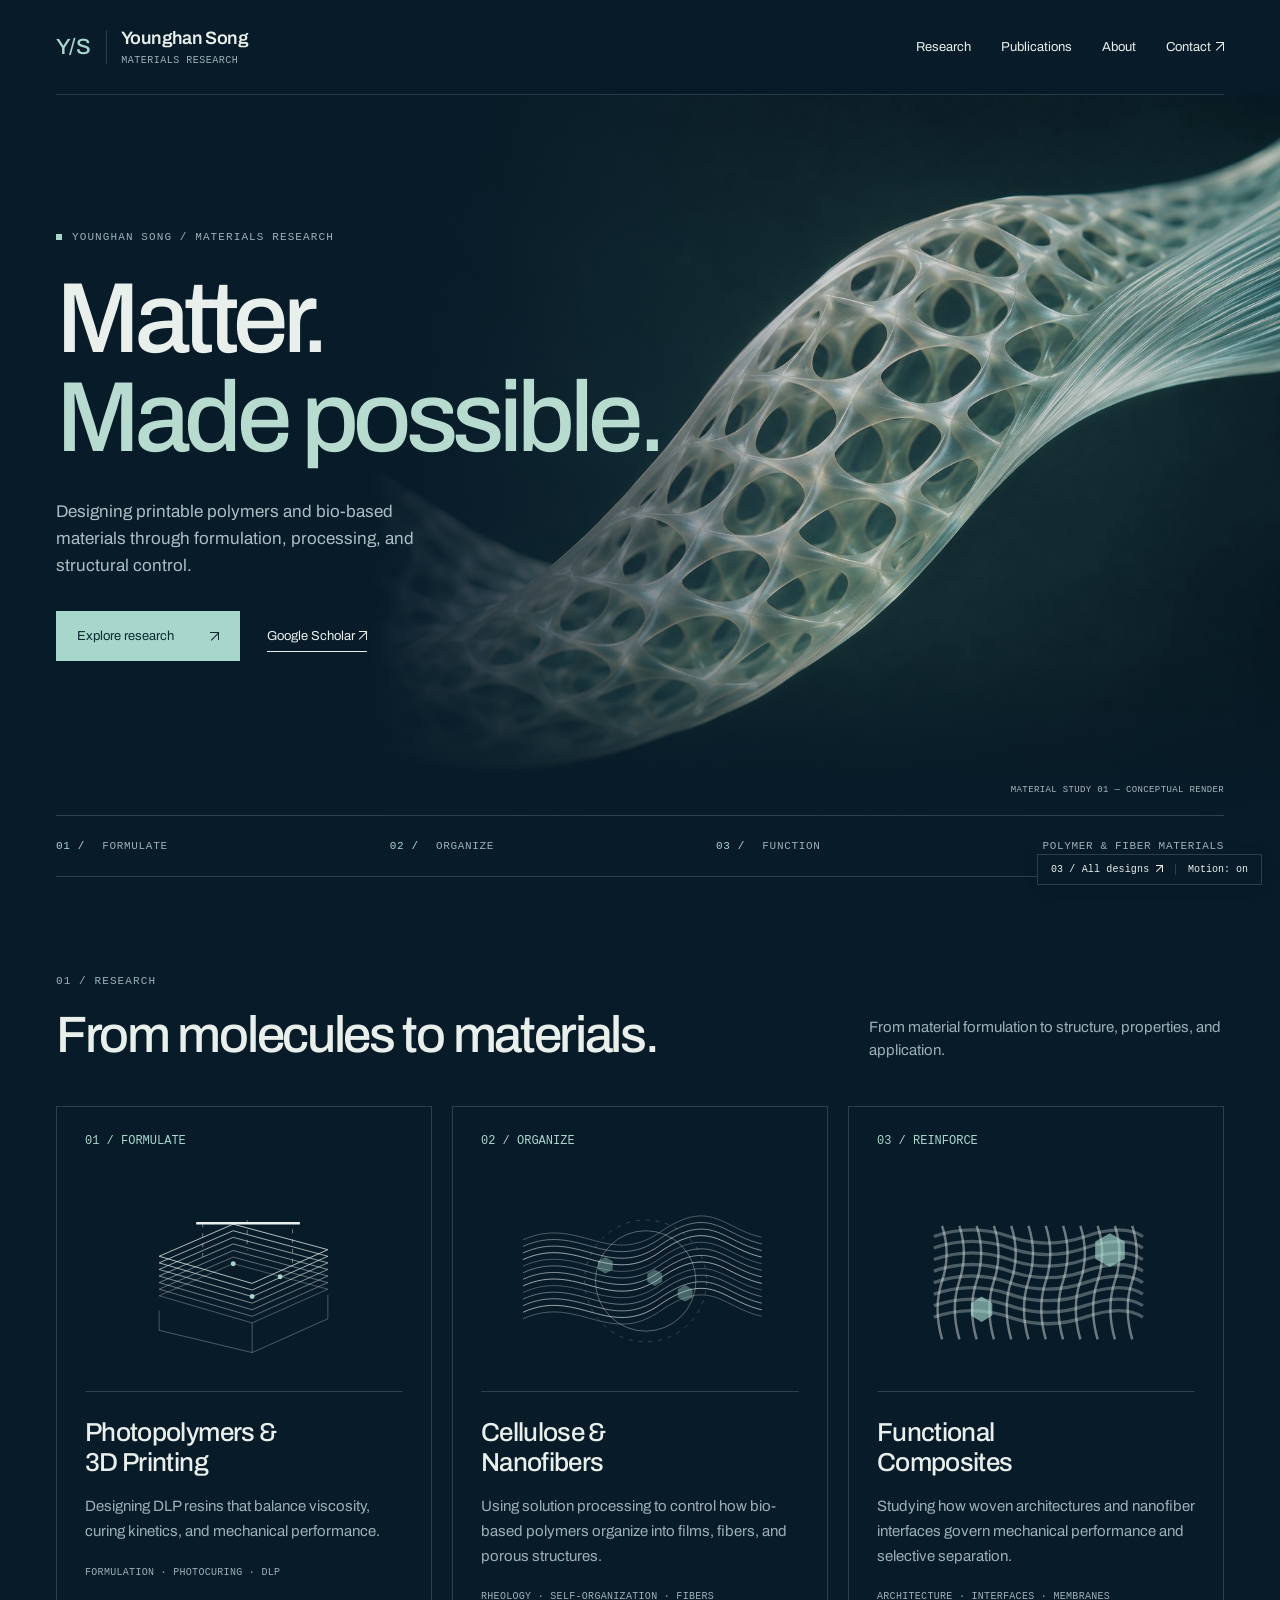
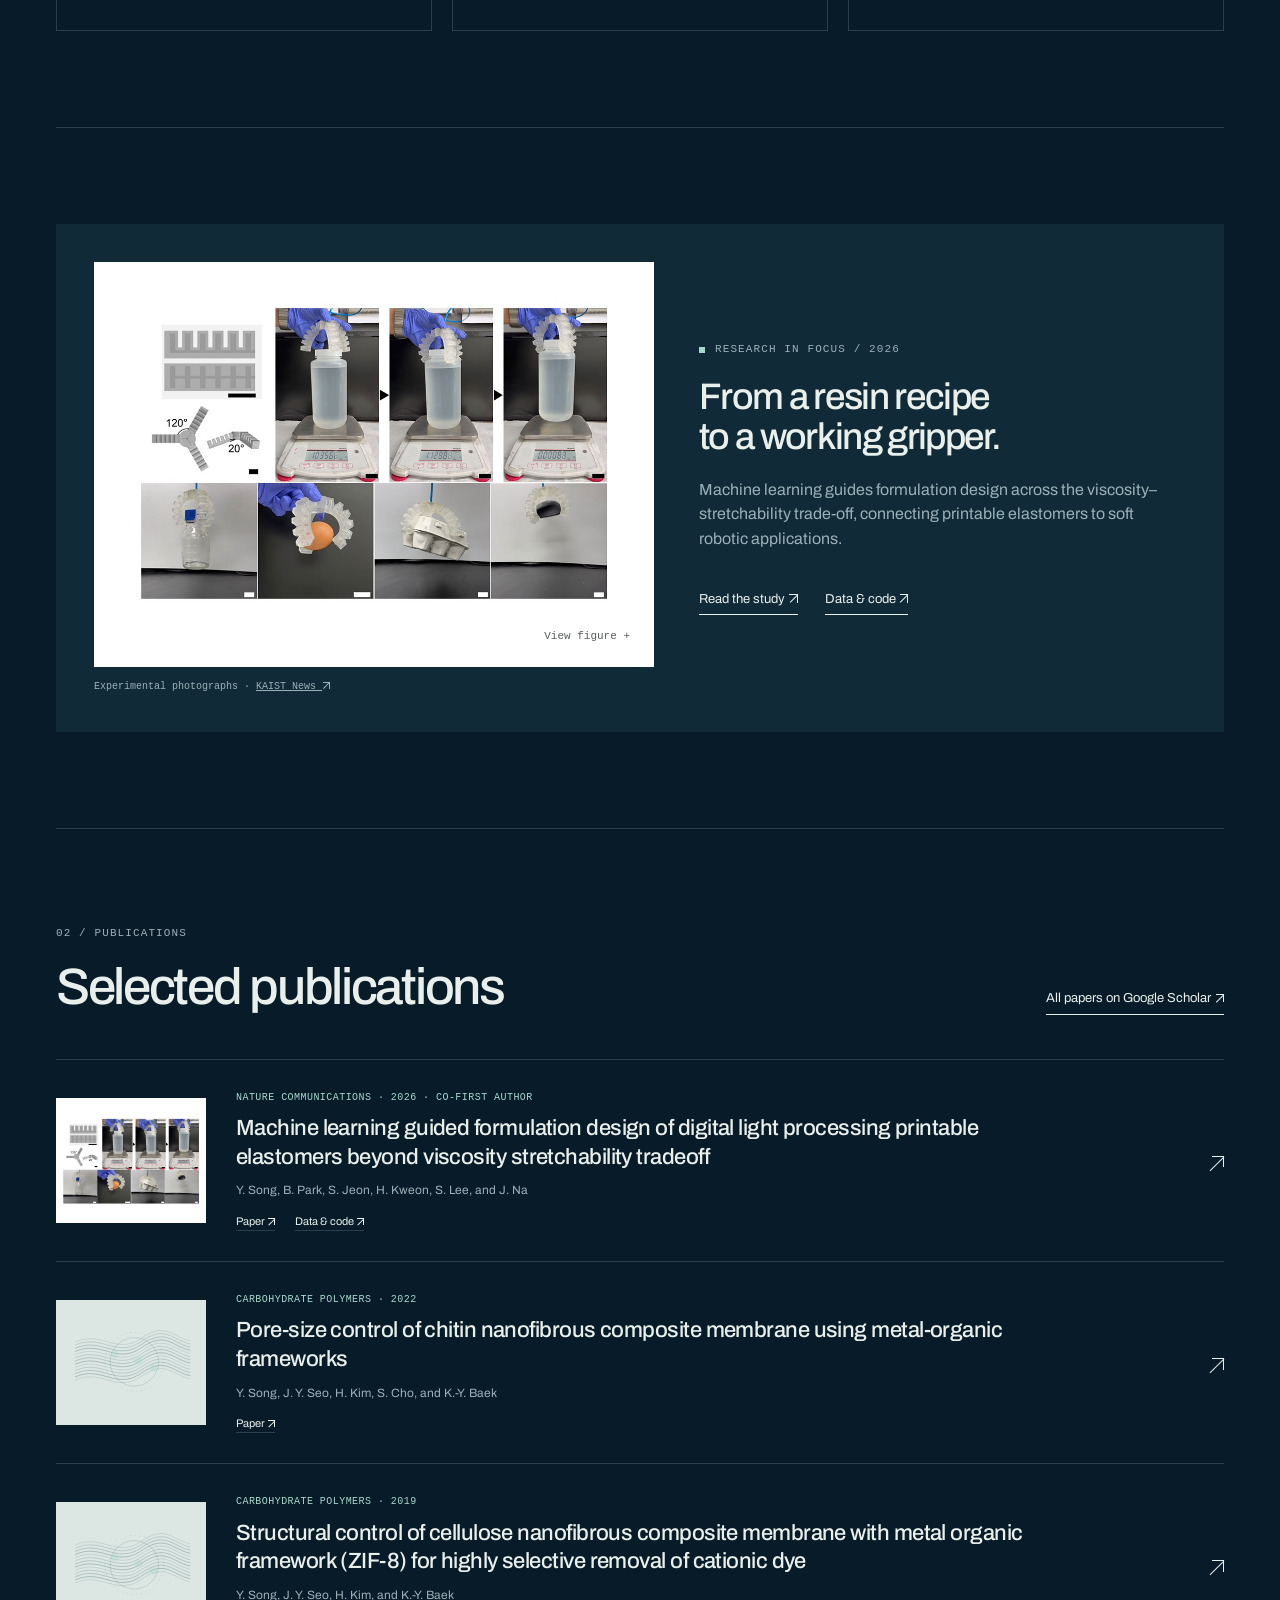
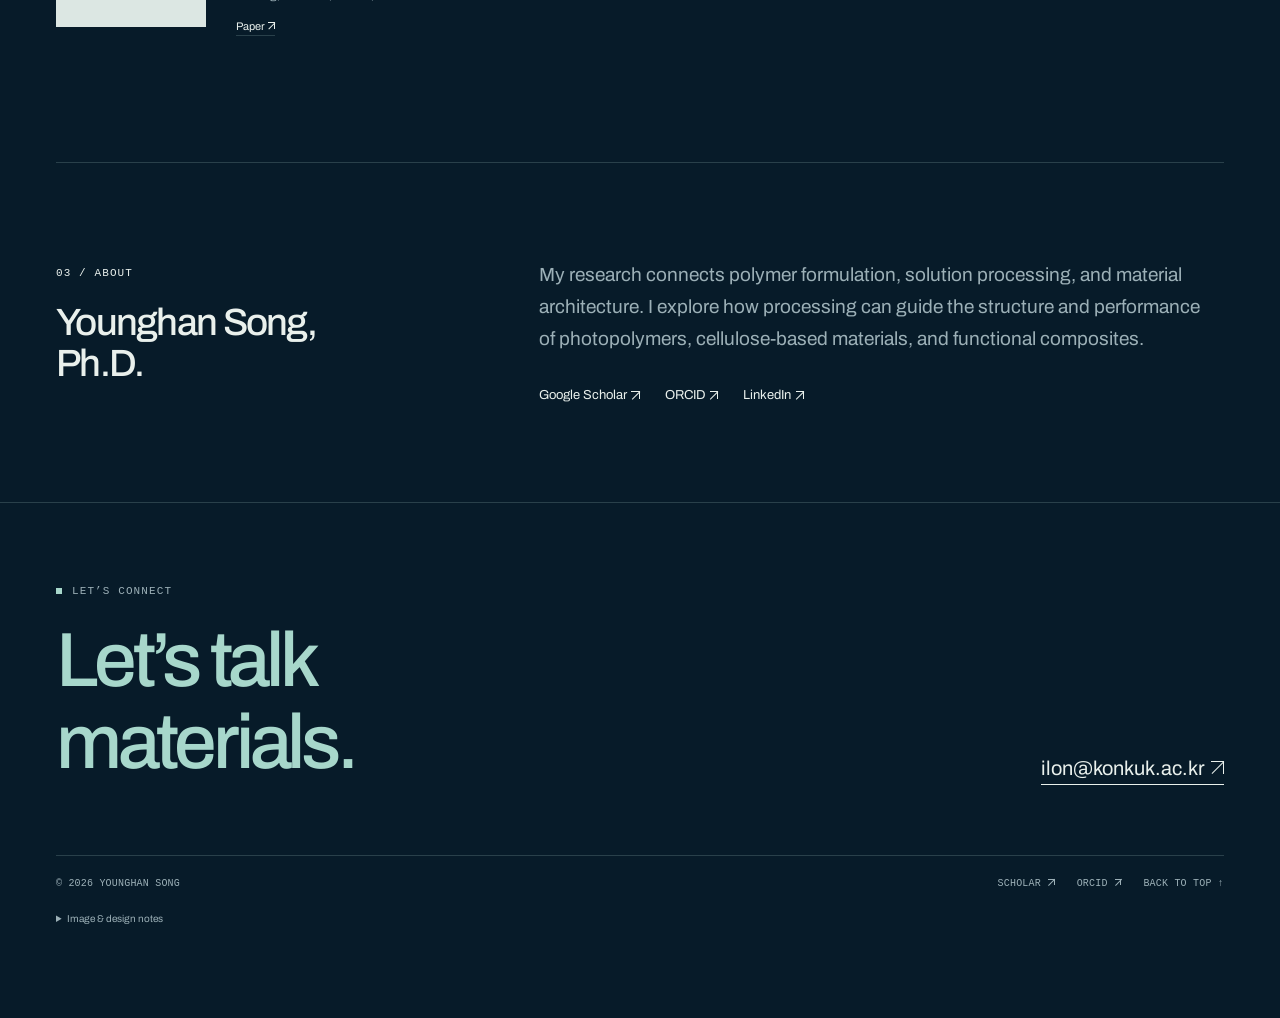
<file: concepts/design-03.html>
<!doctype html><html lang="en"><head>
<meta name="robots" content="noindex"><meta charset="UTF-8"><meta name="viewport" content="width=device-width,initial-scale=1"><meta name="description" content="Younghan Song, Ph.D. — research in photopolymers, cellulose and nanofibers, and functional composites."><meta name="theme-color" content="#071b29"><title>Younghan Song — Matter in Motion</title><link rel="icon" href="assets/favicon.svg" type="image/svg+xml"><link rel="stylesheet" href="styles.css"><script defer src="shared.js"></script></head><body class="c3" data-concept="03"><a class="skip" href="#main">Skip to content</a><header class="topbar wrap"><a class="brand" href="#main"><span class="brand-mark">Y/S</span><span>Younghan Song<small>MATERIALS RESEARCH</small></span></a><button class="menu-toggle" data-menu aria-expanded="false" aria-label="Open navigation">Menu</button><nav class="site-nav" aria-label="Main navigation"><a href="#research">Research</a><a href="#publications">Publications</a><a href="#about">About</a><a href="#contact">Contact <span class="external-arrow" aria-hidden="true"></span></a></nav></header><div class="page"><main id="main" class="wrap"><section class="hero" aria-labelledby="hero-title"><figure class="hero-image" aria-label="Illustrative render of a flexible lattice resolving into aligned fibers"><img src="assets/material-study.jpg" width="1536" height="1024" alt="Conceptual material render: a translucent lattice ribbon resolving into aligned fibers against a dark background."></figure><div class="hero-copy"><div class="eyebrow">Younghan Song / Materials Research</div><h1 id="hero-title">Matter.<br><span>Made possible.</span></h1><p class="hero-desc">Designing printable polymers and bio-based materials through formulation, processing, and structural control.</p><div class="btn-row"><a class="btn" href="#research">Explore research <span><span class="external-arrow" aria-hidden="true"></span></span></a><a href="https://scholar.google.co.kr/citations?user=t_mzCmYAAAAJ&hl=en" target="_blank" rel="noopener noreferrer" class="textlink">Google Scholar <span class="external-arrow" aria-hidden="true"></span></a></div></div><div class="hero-credit">MATERIAL STUDY 01 — CONCEPTUAL RENDER</div></section><div class="signal-line"><a href="#research"><i>01 /</i> FORMULATE</a><a href="#research"><i>02 /</i> ORGANIZE</a><a href="#research"><i>03 /</i> FUNCTION</a><span>POLYMER & FIBER MATERIALS</span></div><section id="research" class="section" aria-labelledby="research-title"><div class="section-head"><div><span class="section-number">01 / RESEARCH</span><h2 id="research-title">From molecules to materials.</h2></div><p>From material formulation to structure, properties, and application.</p></div><div class="research-grid"><article class="research-item"><span class="num">01 / FORMULATE</span><div class="research-art"><svg viewBox="0 0 340 190" role="img" aria-label="Conceptual illustration of layerwise photopolymerization"><g fill="none" stroke="currentColor" stroke-width="1.2"><path d="M67 112 157 73 272 104 180 145Z" opacity="0.3"/><path d="M67 104 157 65 272 96 180 137Z" opacity="0.38"/><path d="M67 96 157 57 272 88 180 129Z" opacity="0.45999999999999996"/><path d="M67 88 157 49 272 80 180 121Z" opacity="0.54"/><path d="M67 80 157 41 272 72 180 113Z" opacity="0.62"/><path d="M67 72 157 33 272 64 180 105Z" opacity="0.7"/><path d="M67 64 157 25 272 56 180 97Z" opacity="0.78"/><path class="dash" d="M120 24V68M174 20V57M229 31V74" opacity=".45"/><path d="M112 24H238" stroke-width="3"/><path d="M67 130V154L180 181 272 140V111" opacity=".3"/><path d="M180 145V181" opacity=".3"/><circle cx="157" cy="73" r="3" fill="var(--accent)" stroke="none"/><circle cx="214" cy="89" r="3" fill="var(--accent)" stroke="none"/><circle cx="180" cy="113" r="3" fill="var(--accent)" stroke="none"/></g></svg></div><div class="research-copy"><h3>Photopolymers &<br>3D Printing</h3><p>Designing DLP resins that balance viscosity, curing kinetics, and mechanical performance.</p><div class="keywords">FORMULATION · PHOTOCURING · DLP</div></div></article><article class="research-item"><span class="num">02 / ORGANIZE</span><div class="research-art"><svg viewBox="0 0 340 190" role="img" aria-label="Conceptual illustration of aligned nanofibers and a porous membrane"><g fill="none" stroke="currentColor" stroke-width="1.2"><path d="M28 44 C94 14,132 78,194 35 S270 30,318 41" opacity="0.3"/><path d="M28 52 C94 22,132 86,194 43 S270 38,318 49" opacity="0.42"/><path d="M28 60 C94 30,132 94,194 51 S270 46,318 57" opacity="0.54"/><path d="M28 68 C94 38,132 102,194 59 S270 54,318 65" opacity="0.6599999999999999"/><path d="M28 76 C94 46,132 110,194 67 S270 62,318 73" opacity="0.3"/><path d="M28 84 C94 54,132 118,194 75 S270 70,318 81" opacity="0.42"/><path d="M28 92 C94 62,132 126,194 83 S270 78,318 89" opacity="0.54"/><path d="M28 100 C94 70,132 134,194 91 S270 86,318 97" opacity="0.6599999999999999"/><path d="M28 108 C94 78,132 142,194 99 S270 94,318 105" opacity="0.3"/><path d="M28 116 C94 86,132 150,194 107 S270 102,318 113" opacity="0.42"/><path d="M28 124 C94 94,132 158,194 115 S270 110,318 121" opacity="0.54"/><path d="M28 132 C94 102,132 166,194 123 S270 118,318 129" opacity="0.6599999999999999"/><path d="M28 140 C94 110,132 174,194 131 S270 126,318 137" opacity="0.3"/><circle cx="177" cy="94" r="61" opacity=".35"/><circle class="dash" cx="177" cy="94" r="74" opacity=".2"/><path d="M128 65l9 5v10l-9 5-9-5V70Z" fill="var(--accent)" fill-opacity=".4" stroke="none"/><path d="M188 80l9 5v10l-9 5-9-5V85Z" fill="var(--accent)" fill-opacity=".4" stroke="none"/><path d="M225 99l9 5v10l-9 5-9-5V104Z" fill="var(--accent)" fill-opacity=".4" stroke="none"/></g></svg></div><div class="research-copy"><h3>Cellulose &<br>Nanofibers</h3><p>Using solution processing to control how bio-based polymers organize into films, fibers, and porous structures.</p><div class="keywords">RHEOLOGY · SELF-ORGANIZATION · FIBERS</div></div></article><article class="research-item"><span class="num">03 / REINFORCE</span><div class="research-art"><svg viewBox="0 0 340 190" role="img" aria-label="Conceptual illustration of woven reinforcement and framework particles"><g fill="none" stroke="currentColor" stroke-width="1.2"><path d="M46 40Q92 24 138 40T230 40T300 40" stroke-width="4" opacity=".3"/><path d="M46 54Q92 38 138 54T230 54T300 54" stroke-width="4" opacity=".3"/><path d="M46 68Q92 52 138 68T230 68T300 68" stroke-width="4" opacity=".3"/><path d="M46 82Q92 66 138 82T230 82T300 82" stroke-width="4" opacity=".3"/><path d="M46 96Q92 80 138 96T230 96T300 96" stroke-width="4" opacity=".3"/><path d="M46 110Q92 94 138 110T230 110T300 110" stroke-width="4" opacity=".3"/><path d="M46 124Q92 108 138 124T230 124T300 124" stroke-width="4" opacity=".3"/><path d="M46 138Q92 122 138 138T230 138T300 138" stroke-width="4" opacity=".3"/><path d="M56 27Q67 61 56 94T56 165" stroke-width="3" opacity=".45"/><path d="M77 27Q88 61 77 94T77 165" stroke-width="3" opacity=".45"/><path d="M98 27Q109 61 98 94T98 165" stroke-width="3" opacity=".45"/><path d="M119 27Q130 61 119 94T119 165" stroke-width="3" opacity=".45"/><path d="M140 27Q151 61 140 94T140 165" stroke-width="3" opacity=".45"/><path d="M161 27Q172 61 161 94T161 165" stroke-width="3" opacity=".45"/><path d="M182 27Q193 61 182 94T182 165" stroke-width="3" opacity=".45"/><path d="M203 27Q214 61 203 94T203 165" stroke-width="3" opacity=".45"/><path d="M224 27Q235 61 224 94T224 165" stroke-width="3" opacity=".45"/><path d="M245 27Q256 61 245 94T245 165" stroke-width="3" opacity=".45"/><path d="M266 27Q277 61 266 94T266 165" stroke-width="3" opacity=".45"/><path d="M287 27Q298 61 287 94T287 165" stroke-width="3" opacity=".45"/><path d="M242 46l18-10 18 10v21l-18 10-18-10Z" fill="var(--accent)" fill-opacity=".65" stroke="none"/><path d="M91 121l13-8 13 8v15l-13 8-13-8Z" fill="var(--accent)" fill-opacity=".65" stroke="none"/></g></svg></div><div class="research-copy"><h3>Functional<br>Composites</h3><p>Studying how woven architectures and nanofiber interfaces govern mechanical performance and selective separation.</p><div class="keywords">ARCHITECTURE · INTERFACES · MEMBRANES</div></div></article></div></section><section class="section" aria-labelledby="feature-title"><div class="featured"><figure><div class="feature-img"><button class="image-button" data-lightbox aria-label="Enlarge experimental gripper photographs"><img loading="lazy" src="assets/source-0.jpg" width="1000" height="647" alt="DLP-printed soft gripper experiments: grasping a water bottle, egg, carton and other objects."></button></div><figcaption class="feature-source">Experimental photographs · <a href="https://www.kaist.ac.kr/news/html/news/?GotoPage=5&mng_no=66470&mode=V" target="_blank" rel="noopener noreferrer">KAIST News <span class="external-arrow" aria-hidden="true"></span></a></figcaption></figure><div class="feature-copy"><div class="eyebrow">RESEARCH IN FOCUS / 2026</div><h2 id="feature-title">From a resin recipe<br>to a working gripper.</h2><p>Machine learning guides formulation design across the viscosity–stretchability trade-off, connecting printable elastomers to soft robotic applications.</p><div class="btn-row"><a href="https://doi.org/10.1038/s41467-026-73735-4" target="_blank" rel="noopener noreferrer" class="textlink">Read the study <span class="external-arrow" aria-hidden="true"></span></a><a href="https://doi.org/10.5281/zenodo.19389221" target="_blank" rel="noopener noreferrer" class="textlink">Data & code <span class="external-arrow" aria-hidden="true"></span></a></div></div></div></section><section id="publications" class="section" aria-labelledby="publications-title"><div class="section-head"><div><span class="section-number">02 / PUBLICATIONS</span><h2 id="publications-title">Selected publications</h2></div><a href="https://scholar.google.co.kr/citations?user=t_mzCmYAAAAJ&hl=en" target="_blank" rel="noopener noreferrer" class="textlink">All papers on Google Scholar <span class="external-arrow" aria-hidden="true"></span></a></div><div class="pub-list"><article class="pub" data-category="printing"><a class="pub-img" href="https://doi.org/10.1038/s41467-026-73735-4" target="_blank" rel="noopener noreferrer" aria-label="Open Machine learning guided formulation design of digital light processing printable elastomers beyond viscosity stretchability tradeoff"><img loading="lazy" src="assets/source-0.jpg" width="1000" height="647" alt="Published gripper experimental photographs"></a><div class="pub-copy"><div class="pub-meta">Nature Communications · 2026 · Co-first author</div><h3><a href="https://doi.org/10.1038/s41467-026-73735-4" target="_blank" rel="noopener noreferrer">Machine learning guided formulation design of digital light processing printable elastomers beyond viscosity stretchability tradeoff</a></h3><p class="pub-authors">Y. Song, B. Park, S. Jeon, H. Kweon, S. Lee, and J. Na</p><div class="paper-links"><a href="https://doi.org/10.1038/s41467-026-73735-4" target="_blank" rel="noopener noreferrer">Paper <span class="external-arrow" aria-hidden="true"></span></a><a href="https://doi.org/10.5281/zenodo.19389221" target="_blank" rel="noopener noreferrer">Data & code <span class="external-arrow" aria-hidden="true"></span></a></div></div><a href="https://doi.org/10.1038/s41467-026-73735-4" target="_blank" rel="noopener noreferrer" class="pub-arrow" aria-label="Read paper"><span class="external-arrow" aria-hidden="true"></span></a></article><article class="pub" data-category="bio"><a class="pub-img" href="https://doi.org/10.1016/j.carbpol.2021.118754" target="_blank" rel="noopener noreferrer" aria-label="Open Pore-size control of chitin nanofibrous composite membrane using metal-organic frameworks"><svg viewBox="0 0 340 190" role="img" aria-label="Conceptual illustration of aligned nanofibers and a porous membrane"><g fill="none" stroke="currentColor" stroke-width="1.2"><path d="M28 44 C94 14,132 78,194 35 S270 30,318 41" opacity="0.3"/><path d="M28 52 C94 22,132 86,194 43 S270 38,318 49" opacity="0.42"/><path d="M28 60 C94 30,132 94,194 51 S270 46,318 57" opacity="0.54"/><path d="M28 68 C94 38,132 102,194 59 S270 54,318 65" opacity="0.6599999999999999"/><path d="M28 76 C94 46,132 110,194 67 S270 62,318 73" opacity="0.3"/><path d="M28 84 C94 54,132 118,194 75 S270 70,318 81" opacity="0.42"/><path d="M28 92 C94 62,132 126,194 83 S270 78,318 89" opacity="0.54"/><path d="M28 100 C94 70,132 134,194 91 S270 86,318 97" opacity="0.6599999999999999"/><path d="M28 108 C94 78,132 142,194 99 S270 94,318 105" opacity="0.3"/><path d="M28 116 C94 86,132 150,194 107 S270 102,318 113" opacity="0.42"/><path d="M28 124 C94 94,132 158,194 115 S270 110,318 121" opacity="0.54"/><path d="M28 132 C94 102,132 166,194 123 S270 118,318 129" opacity="0.6599999999999999"/><path d="M28 140 C94 110,132 174,194 131 S270 126,318 137" opacity="0.3"/><circle cx="177" cy="94" r="61" opacity=".35"/><circle class="dash" cx="177" cy="94" r="74" opacity=".2"/><path d="M128 65l9 5v10l-9 5-9-5V70Z" fill="var(--accent)" fill-opacity=".4" stroke="none"/><path d="M188 80l9 5v10l-9 5-9-5V85Z" fill="var(--accent)" fill-opacity=".4" stroke="none"/><path d="M225 99l9 5v10l-9 5-9-5V104Z" fill="var(--accent)" fill-opacity=".4" stroke="none"/></g></svg></a><div class="pub-copy"><div class="pub-meta">Carbohydrate Polymers · 2022</div><h3><a href="https://doi.org/10.1016/j.carbpol.2021.118754" target="_blank" rel="noopener noreferrer">Pore-size control of chitin nanofibrous composite membrane using metal-organic frameworks</a></h3><p class="pub-authors">Y. Song, J. Y. Seo, H. Kim, S. Cho, and K.-Y. Baek</p><div class="paper-links"><a href="https://doi.org/10.1016/j.carbpol.2021.118754" target="_blank" rel="noopener noreferrer">Paper <span class="external-arrow" aria-hidden="true"></span></a></div></div><a href="https://doi.org/10.1016/j.carbpol.2021.118754" target="_blank" rel="noopener noreferrer" class="pub-arrow" aria-label="Read paper"><span class="external-arrow" aria-hidden="true"></span></a></article><article class="pub" data-category="bio"><a class="pub-img" href="https://doi.org/10.1016/j.carbpol.2019.115018" target="_blank" rel="noopener noreferrer" aria-label="Open Structural control of cellulose nanofibrous composite membrane with metal organic framework (ZIF-8) for highly selective removal of cationic dye"><svg viewBox="0 0 340 190" role="img" aria-label="Conceptual illustration of aligned nanofibers and a porous membrane"><g fill="none" stroke="currentColor" stroke-width="1.2"><path d="M28 44 C94 14,132 78,194 35 S270 30,318 41" opacity="0.3"/><path d="M28 52 C94 22,132 86,194 43 S270 38,318 49" opacity="0.42"/><path d="M28 60 C94 30,132 94,194 51 S270 46,318 57" opacity="0.54"/><path d="M28 68 C94 38,132 102,194 59 S270 54,318 65" opacity="0.6599999999999999"/><path d="M28 76 C94 46,132 110,194 67 S270 62,318 73" opacity="0.3"/><path d="M28 84 C94 54,132 118,194 75 S270 70,318 81" opacity="0.42"/><path d="M28 92 C94 62,132 126,194 83 S270 78,318 89" opacity="0.54"/><path d="M28 100 C94 70,132 134,194 91 S270 86,318 97" opacity="0.6599999999999999"/><path d="M28 108 C94 78,132 142,194 99 S270 94,318 105" opacity="0.3"/><path d="M28 116 C94 86,132 150,194 107 S270 102,318 113" opacity="0.42"/><path d="M28 124 C94 94,132 158,194 115 S270 110,318 121" opacity="0.54"/><path d="M28 132 C94 102,132 166,194 123 S270 118,318 129" opacity="0.6599999999999999"/><path d="M28 140 C94 110,132 174,194 131 S270 126,318 137" opacity="0.3"/><circle cx="177" cy="94" r="61" opacity=".35"/><circle class="dash" cx="177" cy="94" r="74" opacity=".2"/><path d="M128 65l9 5v10l-9 5-9-5V70Z" fill="var(--accent)" fill-opacity=".4" stroke="none"/><path d="M188 80l9 5v10l-9 5-9-5V85Z" fill="var(--accent)" fill-opacity=".4" stroke="none"/><path d="M225 99l9 5v10l-9 5-9-5V104Z" fill="var(--accent)" fill-opacity=".4" stroke="none"/></g></svg></a><div class="pub-copy"><div class="pub-meta">Carbohydrate Polymers · 2019</div><h3><a href="https://doi.org/10.1016/j.carbpol.2019.115018" target="_blank" rel="noopener noreferrer">Structural control of cellulose nanofibrous composite membrane with metal organic framework (ZIF-8) for highly selective removal of cationic dye</a></h3><p class="pub-authors">Y. Song, J. Y. Seo, H. Kim, and K.-Y. Baek</p><div class="paper-links"><a href="https://doi.org/10.1016/j.carbpol.2019.115018" target="_blank" rel="noopener noreferrer">Paper <span class="external-arrow" aria-hidden="true"></span></a></div></div><a href="https://doi.org/10.1016/j.carbpol.2019.115018" target="_blank" rel="noopener noreferrer" class="pub-arrow" aria-label="Read paper"><span class="external-arrow" aria-hidden="true"></span></a></article></div></section><section id="about" class="section about" aria-labelledby="about-title"><div><span class="section-number">03 / ABOUT</span><h2 id="about-title" style="margin-top:20px">Younghan Song,<br>Ph.D.</h2></div><div><p>My research connects polymer formulation, solution processing, and material architecture. I explore how processing can guide the structure and performance of photopolymers, cellulose-based materials, and functional composites.</p><div class="about-links"><a href="https://scholar.google.co.kr/citations?user=t_mzCmYAAAAJ&hl=en" target="_blank" rel="noopener noreferrer">Google Scholar <span class="external-arrow" aria-hidden="true"></span></a><a href="https://orcid.org/0000-0001-8236-3793" target="_blank" rel="noopener noreferrer">ORCID <span class="external-arrow" aria-hidden="true"></span></a><a href="https://www.linkedin.com/in/younghan-song-247b8a157" target="_blank" rel="noopener noreferrer">LinkedIn <span class="external-arrow" aria-hidden="true"></span></a></div></div></section></main><footer id="contact" class="contact"><div class="wrap"><div class="contact-top"><div><div class="eyebrow" style="margin-bottom:20px">LET’S CONNECT</div><h2>Let’s talk<br>materials.</h2></div><a class="contact-email" href="mailto:ilon@konkuk.ac.kr">ilon@konkuk.ac.kr <span class="external-arrow" aria-hidden="true"></span></a></div><div class="footerline"><span>© 2026 YOUNGHAN SONG</span><nav aria-label="Profile links"><a href="https://scholar.google.co.kr/citations?user=t_mzCmYAAAAJ&hl=en" target="_blank" rel="noopener noreferrer">SCHOLAR <span class="external-arrow" aria-hidden="true"></span></a><a href="https://orcid.org/0000-0001-8236-3793" target="_blank" rel="noopener noreferrer">ORCID <span class="external-arrow" aria-hidden="true"></span></a><a href="#main">BACK TO TOP ↑</a></nav></div><details class="credits"><summary>Image & design notes</summary><p>Experimental gripper photographs: <a href="https://www.kaist.ac.kr/news/html/news/?GotoPage=5&mng_no=66470&mode=V" target="_blank" rel="noopener noreferrer">KAIST News</a>. Material render and animated research illustrations are conceptual visuals, not experimental images or data. Typography: Archivo. Design references: <a href="https://mai.seoultech.ac.kr/" target="_blank" rel="noopener noreferrer">Manufacturing AI Lab, SeoulTech</a> and <a href="https://kihoon-son.github.io/#publications" target="_blank" rel="noopener noreferrer">Kihoon Son’s selected-publication layout</a>. Research information and profile links are based on the saved homepage draft of 26 November 2026.</p></details></div></footer></div><div class="concept-tools"><a href="index.html?design=3" target="_top">03 / All designs <span class="external-arrow" aria-hidden="true"></span></a><button data-motion aria-pressed="true">Motion: on</button></div><dialog aria-label="Experimental gripper photographs"><button data-close aria-label="Close enlarged figure">Close ×</button><img src="assets/source-0.jpg" width="1000" height="647" alt="Full experimental gripper figure"><p>Experimental photographs — <a href="https://www.kaist.ac.kr/news/html/news/?GotoPage=5&mng_no=66470&mode=V" target="_blank" rel="noopener noreferrer">KAIST News <span class="external-arrow" aria-hidden="true"></span></a></p></dialog></body></html>
</file>
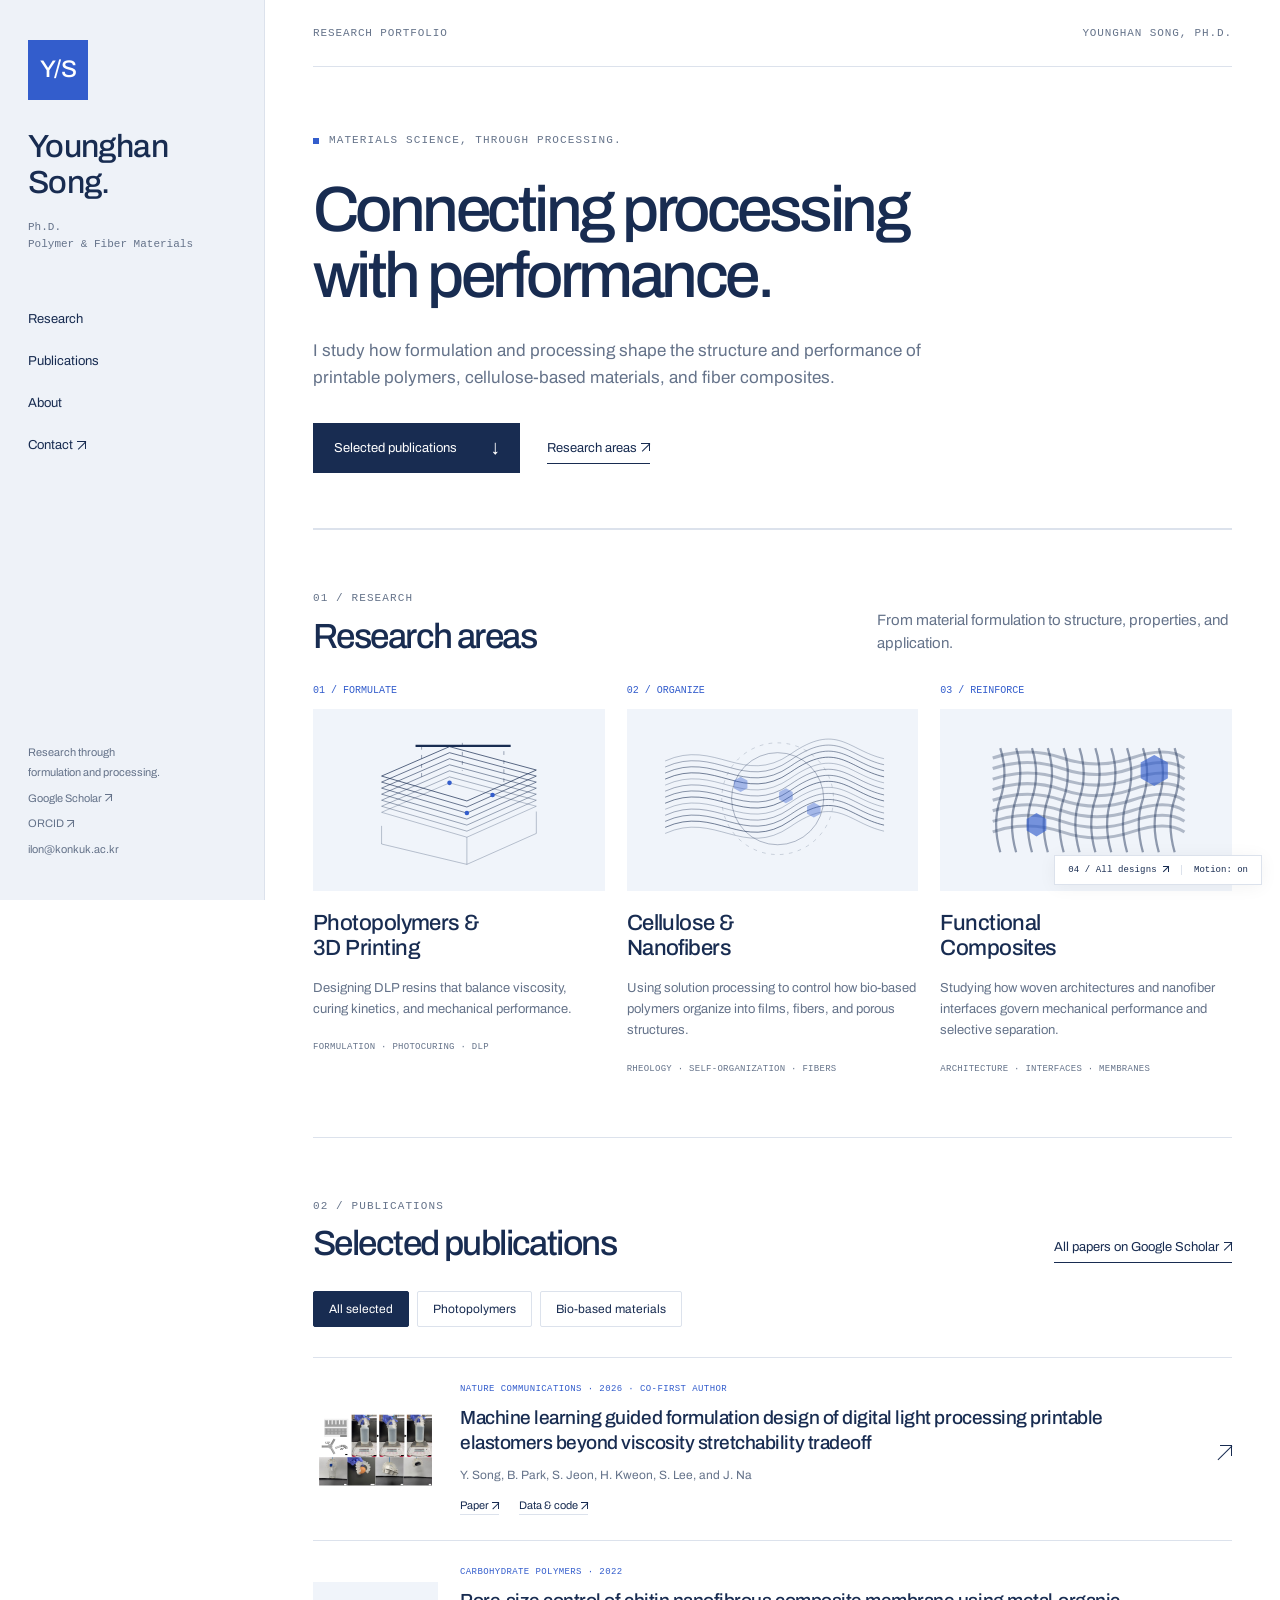
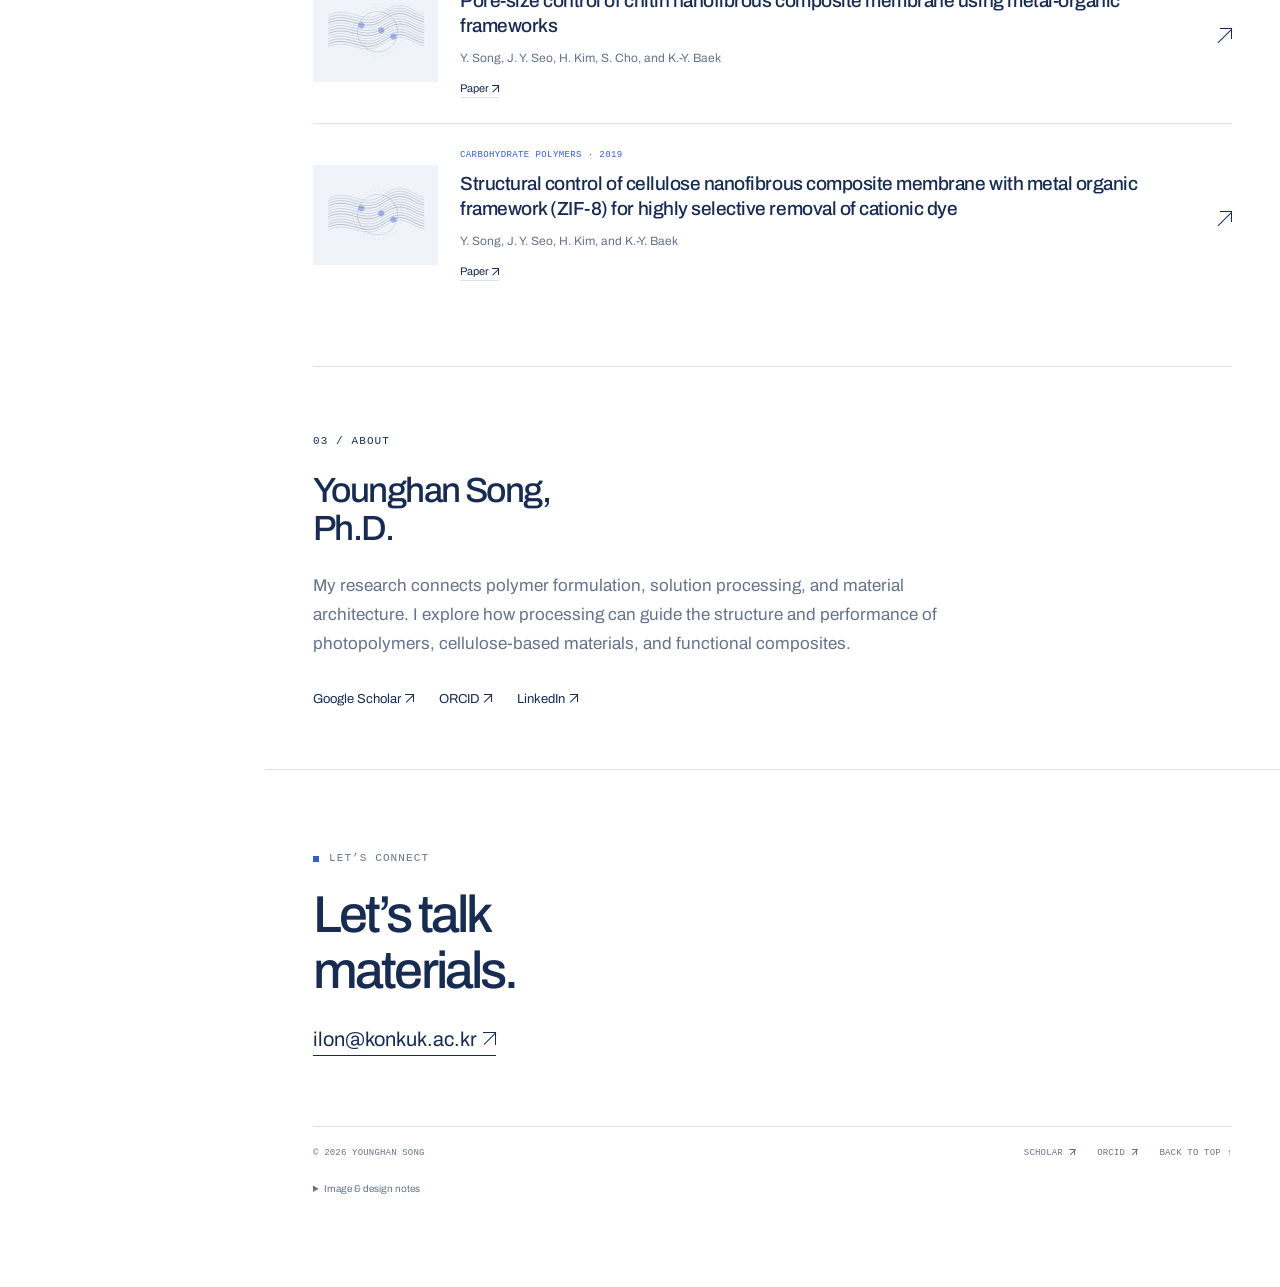
<file: concepts/design-04.html>
<!doctype html><html lang="en"><head>
<meta name="robots" content="noindex"><meta charset="UTF-8"><meta name="viewport" content="width=device-width,initial-scale=1"><meta name="description" content="Younghan Song, Ph.D. — research in photopolymers, cellulose and nanofibers, and functional composites."><meta name="theme-color" content="#335dcc"><title>Younghan Song — Research Index</title><link rel="icon" href="assets/favicon.svg" type="image/svg+xml"><link rel="stylesheet" href="styles.css"><script defer src="shared.js"></script></head><body class="c4" data-concept="04"><a class="skip" href="#main">Skip to content</a><aside class="sidebar"><a class="brand" href="#main"><span class="brand-mark">Y/S</span><span><strong>Younghan <br>Song.</strong><small>Ph.D.<br>Polymer & Fiber Materials</small></span></a><button class="menu-toggle" data-menu aria-expanded="false" aria-label="Open navigation">Menu</button><nav class="site-nav" aria-label="Main navigation"><a href="#research">Research</a><a href="#publications">Publications</a><a href="#about">About</a><a href="#contact">Contact <span class="external-arrow" aria-hidden="true"></span></a></nav><div class="side-bottom">Research through<br>formulation and processing.<a href="https://scholar.google.co.kr/citations?user=t_mzCmYAAAAJ&hl=en" target="_blank" rel="noopener noreferrer">Google Scholar <span class="external-arrow" aria-hidden="true"></span></a><a href="https://orcid.org/0000-0001-8236-3793" target="_blank" rel="noopener noreferrer">ORCID <span class="external-arrow" aria-hidden="true"></span></a><a href="mailto:ilon@konkuk.ac.kr">ilon@konkuk.ac.kr</a></div></aside><div class="page-content"><main id="main" class="wrap"><div class="index-heading">RESEARCH PORTFOLIO <span style="float:right">YOUNGHAN SONG, PH.D.</span></div><section class="hero" aria-labelledby="hero-title"><div class="hero-copy"><div class="eyebrow">Materials science, through processing.</div><h1 id="hero-title">Connecting processing<br>with performance.</h1><p class="hero-desc">I study how formulation and processing shape the structure and performance of printable polymers, cellulose-based materials, and fiber composites.</p><div class="btn-row"><a class="btn" href="#publications">Selected publications <span>↓</span></a><a class="textlink" href="#research">Research areas <span class="external-arrow" aria-hidden="true"></span></a></div></div></section><section id="research" class="section" aria-labelledby="research-title"><div class="section-head"><div><span class="section-number">01 / RESEARCH</span><h2 id="research-title">Research areas</h2></div><p>From material formulation to structure, properties, and application.</p></div><div class="research-grid"><article class="research-item"><span class="num">01 / FORMULATE</span><div class="research-art"><svg viewBox="0 0 340 190" role="img" aria-label="Conceptual illustration of layerwise photopolymerization"><g fill="none" stroke="currentColor" stroke-width="1.2"><path d="M67 112 157 73 272 104 180 145Z" opacity="0.3"/><path d="M67 104 157 65 272 96 180 137Z" opacity="0.38"/><path d="M67 96 157 57 272 88 180 129Z" opacity="0.45999999999999996"/><path d="M67 88 157 49 272 80 180 121Z" opacity="0.54"/><path d="M67 80 157 41 272 72 180 113Z" opacity="0.62"/><path d="M67 72 157 33 272 64 180 105Z" opacity="0.7"/><path d="M67 64 157 25 272 56 180 97Z" opacity="0.78"/><path class="dash" d="M120 24V68M174 20V57M229 31V74" opacity=".45"/><path d="M112 24H238" stroke-width="3"/><path d="M67 130V154L180 181 272 140V111" opacity=".3"/><path d="M180 145V181" opacity=".3"/><circle cx="157" cy="73" r="3" fill="var(--accent)" stroke="none"/><circle cx="214" cy="89" r="3" fill="var(--accent)" stroke="none"/><circle cx="180" cy="113" r="3" fill="var(--accent)" stroke="none"/></g></svg></div><div class="research-copy"><h3>Photopolymers &<br>3D Printing</h3><p>Designing DLP resins that balance viscosity, curing kinetics, and mechanical performance.</p><div class="keywords">FORMULATION · PHOTOCURING · DLP</div></div></article><article class="research-item"><span class="num">02 / ORGANIZE</span><div class="research-art"><svg viewBox="0 0 340 190" role="img" aria-label="Conceptual illustration of aligned nanofibers and a porous membrane"><g fill="none" stroke="currentColor" stroke-width="1.2"><path d="M28 44 C94 14,132 78,194 35 S270 30,318 41" opacity="0.3"/><path d="M28 52 C94 22,132 86,194 43 S270 38,318 49" opacity="0.42"/><path d="M28 60 C94 30,132 94,194 51 S270 46,318 57" opacity="0.54"/><path d="M28 68 C94 38,132 102,194 59 S270 54,318 65" opacity="0.6599999999999999"/><path d="M28 76 C94 46,132 110,194 67 S270 62,318 73" opacity="0.3"/><path d="M28 84 C94 54,132 118,194 75 S270 70,318 81" opacity="0.42"/><path d="M28 92 C94 62,132 126,194 83 S270 78,318 89" opacity="0.54"/><path d="M28 100 C94 70,132 134,194 91 S270 86,318 97" opacity="0.6599999999999999"/><path d="M28 108 C94 78,132 142,194 99 S270 94,318 105" opacity="0.3"/><path d="M28 116 C94 86,132 150,194 107 S270 102,318 113" opacity="0.42"/><path d="M28 124 C94 94,132 158,194 115 S270 110,318 121" opacity="0.54"/><path d="M28 132 C94 102,132 166,194 123 S270 118,318 129" opacity="0.6599999999999999"/><path d="M28 140 C94 110,132 174,194 131 S270 126,318 137" opacity="0.3"/><circle cx="177" cy="94" r="61" opacity=".35"/><circle class="dash" cx="177" cy="94" r="74" opacity=".2"/><path d="M128 65l9 5v10l-9 5-9-5V70Z" fill="var(--accent)" fill-opacity=".4" stroke="none"/><path d="M188 80l9 5v10l-9 5-9-5V85Z" fill="var(--accent)" fill-opacity=".4" stroke="none"/><path d="M225 99l9 5v10l-9 5-9-5V104Z" fill="var(--accent)" fill-opacity=".4" stroke="none"/></g></svg></div><div class="research-copy"><h3>Cellulose &<br>Nanofibers</h3><p>Using solution processing to control how bio-based polymers organize into films, fibers, and porous structures.</p><div class="keywords">RHEOLOGY · SELF-ORGANIZATION · FIBERS</div></div></article><article class="research-item"><span class="num">03 / REINFORCE</span><div class="research-art"><svg viewBox="0 0 340 190" role="img" aria-label="Conceptual illustration of woven reinforcement and framework particles"><g fill="none" stroke="currentColor" stroke-width="1.2"><path d="M46 40Q92 24 138 40T230 40T300 40" stroke-width="4" opacity=".3"/><path d="M46 54Q92 38 138 54T230 54T300 54" stroke-width="4" opacity=".3"/><path d="M46 68Q92 52 138 68T230 68T300 68" stroke-width="4" opacity=".3"/><path d="M46 82Q92 66 138 82T230 82T300 82" stroke-width="4" opacity=".3"/><path d="M46 96Q92 80 138 96T230 96T300 96" stroke-width="4" opacity=".3"/><path d="M46 110Q92 94 138 110T230 110T300 110" stroke-width="4" opacity=".3"/><path d="M46 124Q92 108 138 124T230 124T300 124" stroke-width="4" opacity=".3"/><path d="M46 138Q92 122 138 138T230 138T300 138" stroke-width="4" opacity=".3"/><path d="M56 27Q67 61 56 94T56 165" stroke-width="3" opacity=".45"/><path d="M77 27Q88 61 77 94T77 165" stroke-width="3" opacity=".45"/><path d="M98 27Q109 61 98 94T98 165" stroke-width="3" opacity=".45"/><path d="M119 27Q130 61 119 94T119 165" stroke-width="3" opacity=".45"/><path d="M140 27Q151 61 140 94T140 165" stroke-width="3" opacity=".45"/><path d="M161 27Q172 61 161 94T161 165" stroke-width="3" opacity=".45"/><path d="M182 27Q193 61 182 94T182 165" stroke-width="3" opacity=".45"/><path d="M203 27Q214 61 203 94T203 165" stroke-width="3" opacity=".45"/><path d="M224 27Q235 61 224 94T224 165" stroke-width="3" opacity=".45"/><path d="M245 27Q256 61 245 94T245 165" stroke-width="3" opacity=".45"/><path d="M266 27Q277 61 266 94T266 165" stroke-width="3" opacity=".45"/><path d="M287 27Q298 61 287 94T287 165" stroke-width="3" opacity=".45"/><path d="M242 46l18-10 18 10v21l-18 10-18-10Z" fill="var(--accent)" fill-opacity=".65" stroke="none"/><path d="M91 121l13-8 13 8v15l-13 8-13-8Z" fill="var(--accent)" fill-opacity=".65" stroke="none"/></g></svg></div><div class="research-copy"><h3>Functional<br>Composites</h3><p>Studying how woven architectures and nanofiber interfaces govern mechanical performance and selective separation.</p><div class="keywords">ARCHITECTURE · INTERFACES · MEMBRANES</div></div></article></div></section><section id="publications" class="section" aria-labelledby="publications-title"><div class="section-head"><div><span class="section-number">02 / PUBLICATIONS</span><h2 id="publications-title">Selected publications</h2></div><a href="https://scholar.google.co.kr/citations?user=t_mzCmYAAAAJ&hl=en" target="_blank" rel="noopener noreferrer" class="textlink">All papers on Google Scholar <span class="external-arrow" aria-hidden="true"></span></a></div><div class="filters" role="group" aria-label="Filter publications"><button data-filter="all" class="active" aria-pressed="true">All selected</button><button data-filter="printing" aria-pressed="false">Photopolymers</button><button data-filter="bio" aria-pressed="false">Bio-based materials</button></div><div class="pub-list"><article class="pub" data-category="printing"><a class="pub-img" href="https://doi.org/10.1038/s41467-026-73735-4" target="_blank" rel="noopener noreferrer" aria-label="Open Machine learning guided formulation design of digital light processing printable elastomers beyond viscosity stretchability tradeoff"><img loading="lazy" src="assets/source-0.jpg" width="1000" height="647" alt="Published gripper experimental photographs"></a><div class="pub-copy"><div class="pub-meta">Nature Communications · 2026 · Co-first author</div><h3><a href="https://doi.org/10.1038/s41467-026-73735-4" target="_blank" rel="noopener noreferrer">Machine learning guided formulation design of digital light processing printable elastomers beyond viscosity stretchability tradeoff</a></h3><p class="pub-authors">Y. Song, B. Park, S. Jeon, H. Kweon, S. Lee, and J. Na</p><div class="paper-links"><a href="https://doi.org/10.1038/s41467-026-73735-4" target="_blank" rel="noopener noreferrer">Paper <span class="external-arrow" aria-hidden="true"></span></a><a href="https://doi.org/10.5281/zenodo.19389221" target="_blank" rel="noopener noreferrer">Data & code <span class="external-arrow" aria-hidden="true"></span></a></div></div><a href="https://doi.org/10.1038/s41467-026-73735-4" target="_blank" rel="noopener noreferrer" class="pub-arrow" aria-label="Read paper"><span class="external-arrow" aria-hidden="true"></span></a></article><article class="pub" data-category="bio"><a class="pub-img" href="https://doi.org/10.1016/j.carbpol.2021.118754" target="_blank" rel="noopener noreferrer" aria-label="Open Pore-size control of chitin nanofibrous composite membrane using metal-organic frameworks"><svg viewBox="0 0 340 190" role="img" aria-label="Conceptual illustration of aligned nanofibers and a porous membrane"><g fill="none" stroke="currentColor" stroke-width="1.2"><path d="M28 44 C94 14,132 78,194 35 S270 30,318 41" opacity="0.3"/><path d="M28 52 C94 22,132 86,194 43 S270 38,318 49" opacity="0.42"/><path d="M28 60 C94 30,132 94,194 51 S270 46,318 57" opacity="0.54"/><path d="M28 68 C94 38,132 102,194 59 S270 54,318 65" opacity="0.6599999999999999"/><path d="M28 76 C94 46,132 110,194 67 S270 62,318 73" opacity="0.3"/><path d="M28 84 C94 54,132 118,194 75 S270 70,318 81" opacity="0.42"/><path d="M28 92 C94 62,132 126,194 83 S270 78,318 89" opacity="0.54"/><path d="M28 100 C94 70,132 134,194 91 S270 86,318 97" opacity="0.6599999999999999"/><path d="M28 108 C94 78,132 142,194 99 S270 94,318 105" opacity="0.3"/><path d="M28 116 C94 86,132 150,194 107 S270 102,318 113" opacity="0.42"/><path d="M28 124 C94 94,132 158,194 115 S270 110,318 121" opacity="0.54"/><path d="M28 132 C94 102,132 166,194 123 S270 118,318 129" opacity="0.6599999999999999"/><path d="M28 140 C94 110,132 174,194 131 S270 126,318 137" opacity="0.3"/><circle cx="177" cy="94" r="61" opacity=".35"/><circle class="dash" cx="177" cy="94" r="74" opacity=".2"/><path d="M128 65l9 5v10l-9 5-9-5V70Z" fill="var(--accent)" fill-opacity=".4" stroke="none"/><path d="M188 80l9 5v10l-9 5-9-5V85Z" fill="var(--accent)" fill-opacity=".4" stroke="none"/><path d="M225 99l9 5v10l-9 5-9-5V104Z" fill="var(--accent)" fill-opacity=".4" stroke="none"/></g></svg></a><div class="pub-copy"><div class="pub-meta">Carbohydrate Polymers · 2022</div><h3><a href="https://doi.org/10.1016/j.carbpol.2021.118754" target="_blank" rel="noopener noreferrer">Pore-size control of chitin nanofibrous composite membrane using metal-organic frameworks</a></h3><p class="pub-authors">Y. Song, J. Y. Seo, H. Kim, S. Cho, and K.-Y. Baek</p><div class="paper-links"><a href="https://doi.org/10.1016/j.carbpol.2021.118754" target="_blank" rel="noopener noreferrer">Paper <span class="external-arrow" aria-hidden="true"></span></a></div></div><a href="https://doi.org/10.1016/j.carbpol.2021.118754" target="_blank" rel="noopener noreferrer" class="pub-arrow" aria-label="Read paper"><span class="external-arrow" aria-hidden="true"></span></a></article><article class="pub" data-category="bio"><a class="pub-img" href="https://doi.org/10.1016/j.carbpol.2019.115018" target="_blank" rel="noopener noreferrer" aria-label="Open Structural control of cellulose nanofibrous composite membrane with metal organic framework (ZIF-8) for highly selective removal of cationic dye"><svg viewBox="0 0 340 190" role="img" aria-label="Conceptual illustration of aligned nanofibers and a porous membrane"><g fill="none" stroke="currentColor" stroke-width="1.2"><path d="M28 44 C94 14,132 78,194 35 S270 30,318 41" opacity="0.3"/><path d="M28 52 C94 22,132 86,194 43 S270 38,318 49" opacity="0.42"/><path d="M28 60 C94 30,132 94,194 51 S270 46,318 57" opacity="0.54"/><path d="M28 68 C94 38,132 102,194 59 S270 54,318 65" opacity="0.6599999999999999"/><path d="M28 76 C94 46,132 110,194 67 S270 62,318 73" opacity="0.3"/><path d="M28 84 C94 54,132 118,194 75 S270 70,318 81" opacity="0.42"/><path d="M28 92 C94 62,132 126,194 83 S270 78,318 89" opacity="0.54"/><path d="M28 100 C94 70,132 134,194 91 S270 86,318 97" opacity="0.6599999999999999"/><path d="M28 108 C94 78,132 142,194 99 S270 94,318 105" opacity="0.3"/><path d="M28 116 C94 86,132 150,194 107 S270 102,318 113" opacity="0.42"/><path d="M28 124 C94 94,132 158,194 115 S270 110,318 121" opacity="0.54"/><path d="M28 132 C94 102,132 166,194 123 S270 118,318 129" opacity="0.6599999999999999"/><path d="M28 140 C94 110,132 174,194 131 S270 126,318 137" opacity="0.3"/><circle cx="177" cy="94" r="61" opacity=".35"/><circle class="dash" cx="177" cy="94" r="74" opacity=".2"/><path d="M128 65l9 5v10l-9 5-9-5V70Z" fill="var(--accent)" fill-opacity=".4" stroke="none"/><path d="M188 80l9 5v10l-9 5-9-5V85Z" fill="var(--accent)" fill-opacity=".4" stroke="none"/><path d="M225 99l9 5v10l-9 5-9-5V104Z" fill="var(--accent)" fill-opacity=".4" stroke="none"/></g></svg></a><div class="pub-copy"><div class="pub-meta">Carbohydrate Polymers · 2019</div><h3><a href="https://doi.org/10.1016/j.carbpol.2019.115018" target="_blank" rel="noopener noreferrer">Structural control of cellulose nanofibrous composite membrane with metal organic framework (ZIF-8) for highly selective removal of cationic dye</a></h3><p class="pub-authors">Y. Song, J. Y. Seo, H. Kim, and K.-Y. Baek</p><div class="paper-links"><a href="https://doi.org/10.1016/j.carbpol.2019.115018" target="_blank" rel="noopener noreferrer">Paper <span class="external-arrow" aria-hidden="true"></span></a></div></div><a href="https://doi.org/10.1016/j.carbpol.2019.115018" target="_blank" rel="noopener noreferrer" class="pub-arrow" aria-label="Read paper"><span class="external-arrow" aria-hidden="true"></span></a></article></div></section><section id="about" class="section about" aria-labelledby="about-title"><div><span class="section-number">03 / ABOUT</span><h2 id="about-title" style="margin-top:20px">Younghan Song,<br>Ph.D.</h2></div><div><p>My research connects polymer formulation, solution processing, and material architecture. I explore how processing can guide the structure and performance of photopolymers, cellulose-based materials, and functional composites.</p><div class="about-links"><a href="https://scholar.google.co.kr/citations?user=t_mzCmYAAAAJ&hl=en" target="_blank" rel="noopener noreferrer">Google Scholar <span class="external-arrow" aria-hidden="true"></span></a><a href="https://orcid.org/0000-0001-8236-3793" target="_blank" rel="noopener noreferrer">ORCID <span class="external-arrow" aria-hidden="true"></span></a><a href="https://www.linkedin.com/in/younghan-song-247b8a157" target="_blank" rel="noopener noreferrer">LinkedIn <span class="external-arrow" aria-hidden="true"></span></a></div></div></section></main><footer id="contact" class="contact"><div class="wrap"><div class="contact-top"><div><div class="eyebrow" style="margin-bottom:20px">LET’S CONNECT</div><h2>Let’s talk<br>materials.</h2></div><a class="contact-email" href="mailto:ilon@konkuk.ac.kr">ilon@konkuk.ac.kr <span class="external-arrow" aria-hidden="true"></span></a></div><div class="footerline"><span>© 2026 YOUNGHAN SONG</span><nav aria-label="Profile links"><a href="https://scholar.google.co.kr/citations?user=t_mzCmYAAAAJ&hl=en" target="_blank" rel="noopener noreferrer">SCHOLAR <span class="external-arrow" aria-hidden="true"></span></a><a href="https://orcid.org/0000-0001-8236-3793" target="_blank" rel="noopener noreferrer">ORCID <span class="external-arrow" aria-hidden="true"></span></a><a href="#main">BACK TO TOP ↑</a></nav></div><details class="credits"><summary>Image & design notes</summary><p>Experimental gripper photographs: <a href="https://www.kaist.ac.kr/news/html/news/?GotoPage=5&mng_no=66470&mode=V" target="_blank" rel="noopener noreferrer">KAIST News</a>. Material render and animated research illustrations are conceptual visuals, not experimental images or data. Typography: Archivo. Design references: <a href="https://mai.seoultech.ac.kr/" target="_blank" rel="noopener noreferrer">Manufacturing AI Lab, SeoulTech</a> and <a href="https://kihoon-son.github.io/#publications" target="_blank" rel="noopener noreferrer">Kihoon Son’s selected-publication layout</a>. Research information and profile links are based on the saved homepage draft of 26 November 2026.</p></details></div></footer></div><div class="concept-tools"><a href="index.html?design=4" target="_top">04 / All designs <span class="external-arrow" aria-hidden="true"></span></a><button data-motion aria-pressed="true">Motion: on</button></div><dialog aria-label="Experimental gripper photographs"><button data-close aria-label="Close enlarged figure">Close ×</button><img src="assets/source-0.jpg" width="1000" height="647" alt="Full experimental gripper figure"><p>Experimental photographs — <a href="https://www.kaist.ac.kr/news/html/news/?GotoPage=5&mng_no=66470&mode=V" target="_blank" rel="noopener noreferrer">KAIST News <span class="external-arrow" aria-hidden="true"></span></a></p></dialog></body></html>
</file>
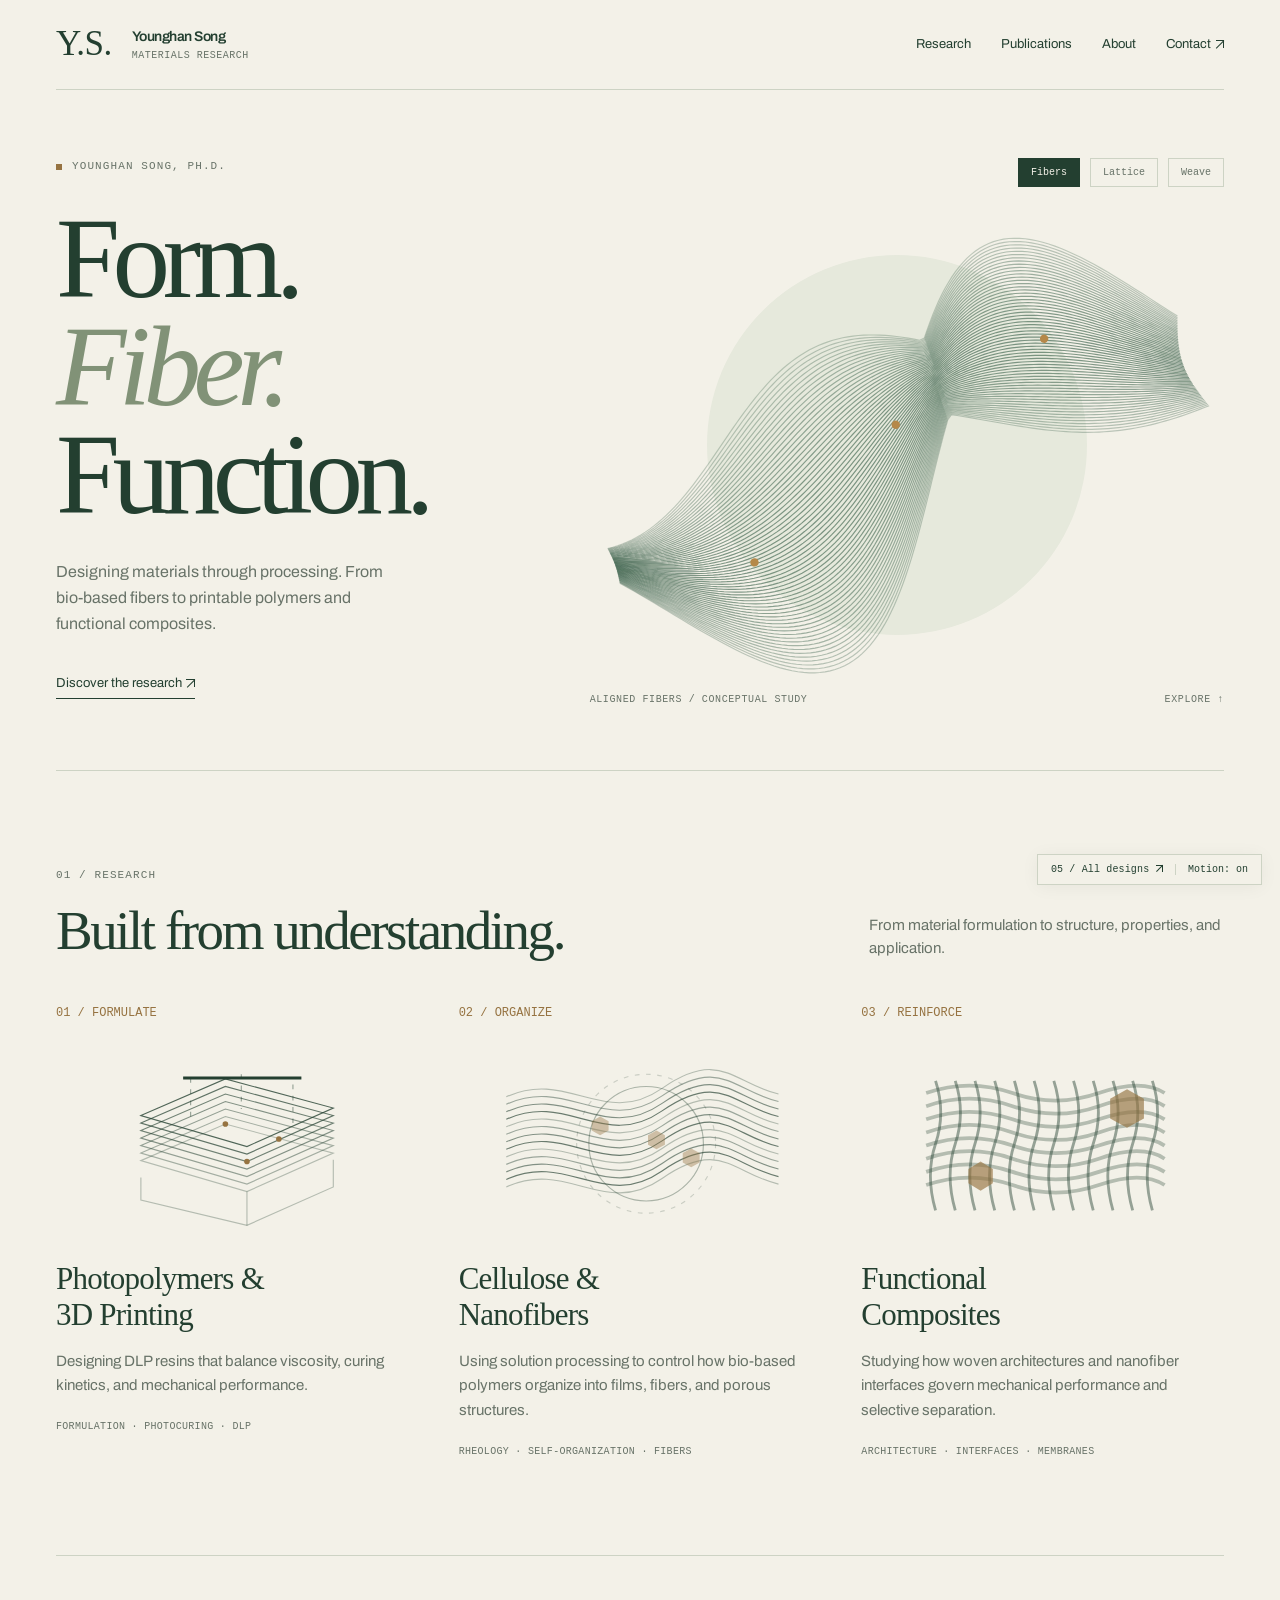
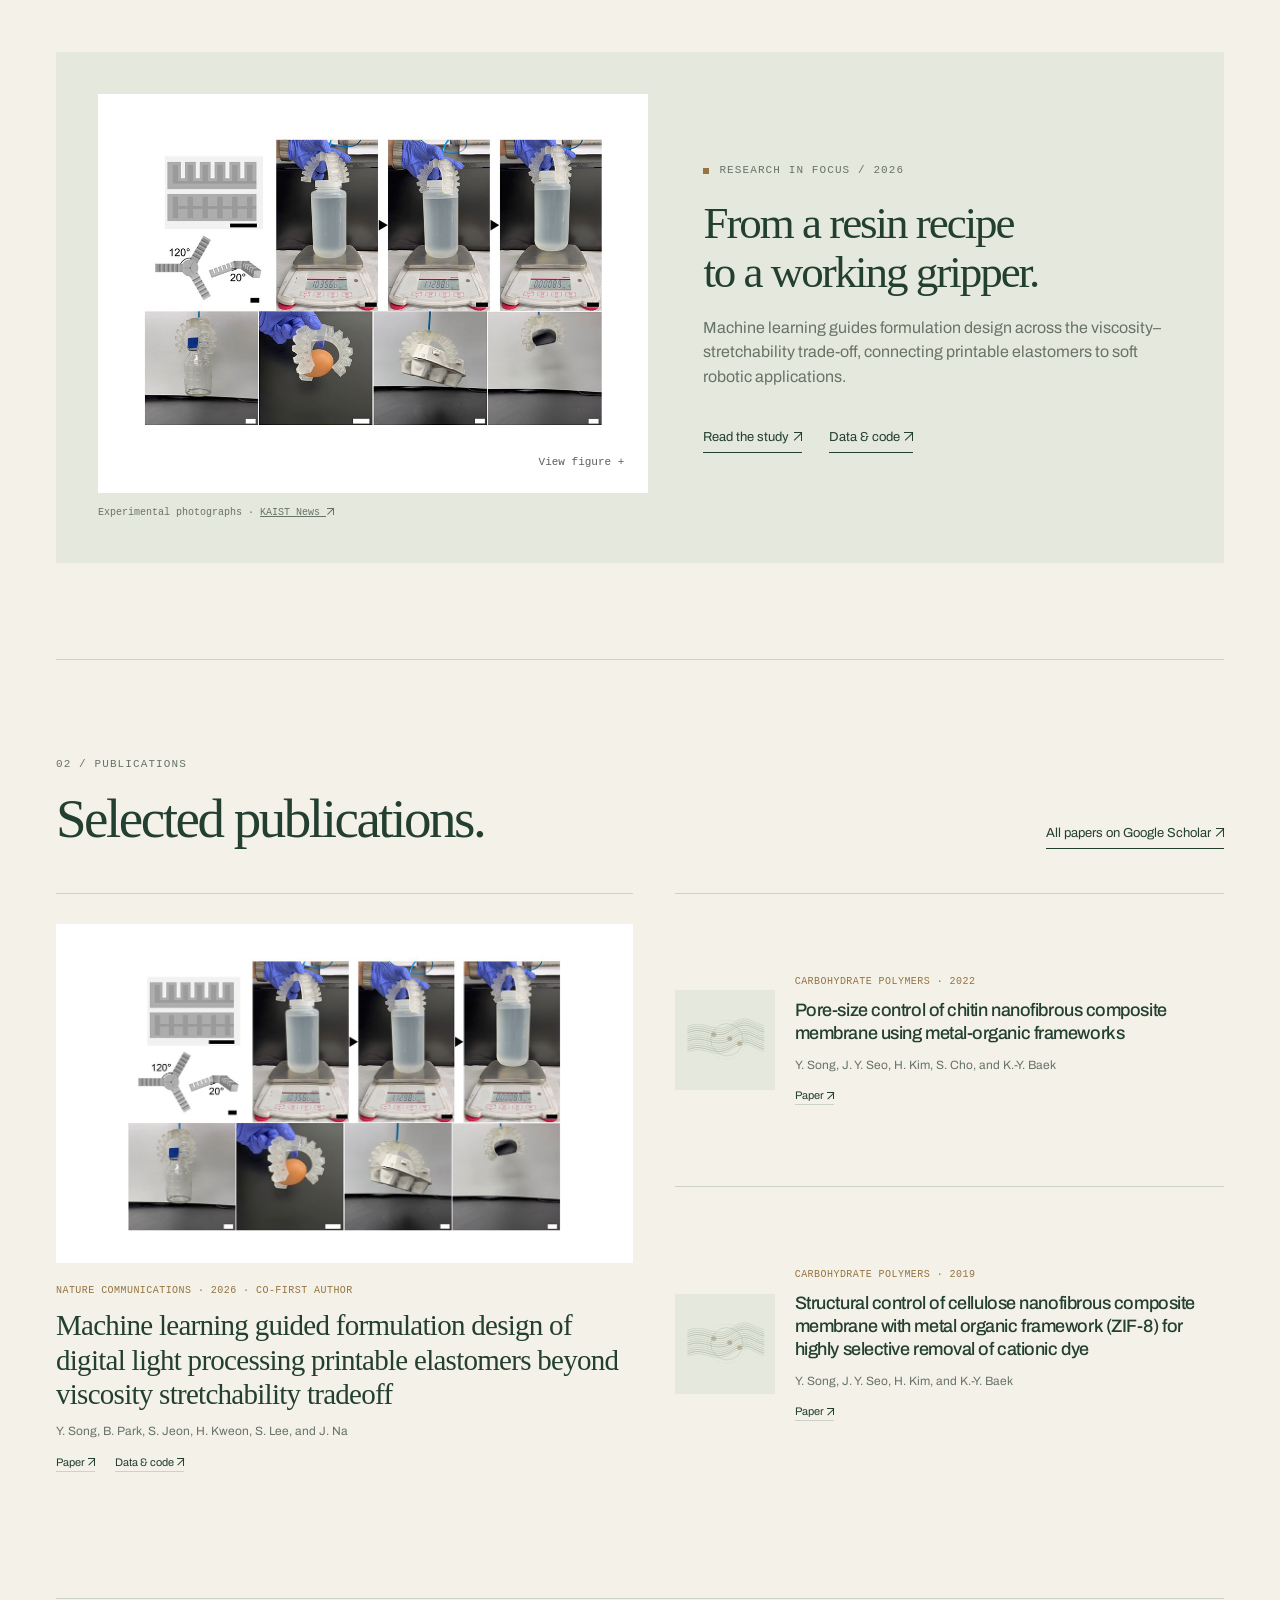
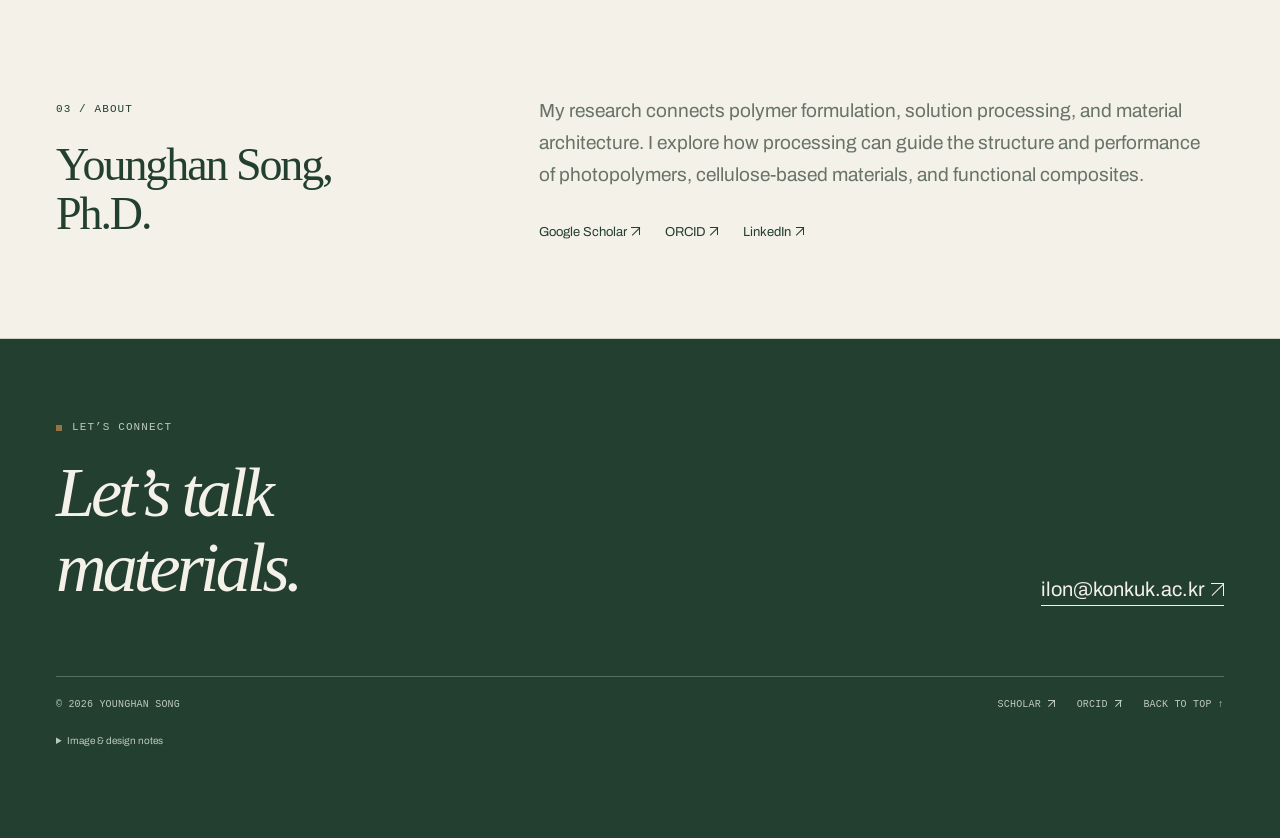
<file: concepts/design-05.html>
<!doctype html><html lang="en"><head>
<meta name="robots" content="noindex"><meta charset="UTF-8"><meta name="viewport" content="width=device-width,initial-scale=1"><meta name="description" content="Younghan Song, Ph.D. — research in photopolymers, cellulose and nanofibers, and functional composites."><meta name="theme-color" content="#233f30"><title>Younghan Song — Fiber & Form</title><link rel="icon" href="assets/favicon.svg" type="image/svg+xml"><link rel="stylesheet" href="styles.css"><script defer src="shared.js"></script></head><body class="c5" data-concept="05"><a class="skip" href="#main">Skip to content</a><header class="topbar wrap"><a class="brand" href="#main"><span class="brand-mark">Y.S.</span><span>Younghan Song<small>MATERIALS RESEARCH</small></span></a><button class="menu-toggle" data-menu aria-expanded="false" aria-label="Open navigation">Menu</button><nav class="site-nav" aria-label="Main navigation"><a href="#research">Research</a><a href="#publications">Publications</a><a href="#about">About</a><a href="#contact">Contact <span class="external-arrow" aria-hidden="true"></span></a></nav></header><div class="page"><main id="main" class="wrap"><section class="hero" aria-labelledby="hero-title"><div class="hero-copy"><div class="eyebrow">Younghan Song, Ph.D.</div><h1 id="hero-title">Form.<br><em>Fiber.</em><br>Function.</h1><p class="hero-desc">Designing materials through processing. From bio-based fibers to printable polymers and functional composites.</p><div class="btn-row"><a class="textlink" href="#research">Discover the research <span class="external-arrow" aria-hidden="true"></span></a></div></div><figure class="hero-art"><div class="material-tabs" role="group" aria-label="Material illustration"><button class="active" data-material="fibers" data-caption="Aligned fibers / Conceptual study" aria-pressed="true">Fibers</button><button data-material="lattice" data-caption="Open lattice / Conceptual study" aria-pressed="false">Lattice</button><button data-material="woven" data-caption="Woven structure / Conceptual study" aria-pressed="false">Weave</button></div><canvas class="material-canvas" data-scheme="forest" aria-label="Interactive conceptual fiber, lattice, and woven structures"></canvas><figcaption class="art-caption"><span data-material-label>Aligned fibers / Conceptual study</span><span>Explore ↑</span></figcaption></figure></section><section id="research" class="section" aria-labelledby="research-title"><div class="section-head"><div><span class="section-number">01 / RESEARCH</span><h2 id="research-title">Built from understanding.</h2></div><p>From material formulation to structure, properties, and application.</p></div><div class="research-grid"><article class="research-item"><span class="num">01 / FORMULATE</span><div class="research-art"><svg viewBox="0 0 340 190" role="img" aria-label="Conceptual illustration of layerwise photopolymerization"><g fill="none" stroke="currentColor" stroke-width="1.2"><path d="M67 112 157 73 272 104 180 145Z" opacity="0.3"/><path d="M67 104 157 65 272 96 180 137Z" opacity="0.38"/><path d="M67 96 157 57 272 88 180 129Z" opacity="0.45999999999999996"/><path d="M67 88 157 49 272 80 180 121Z" opacity="0.54"/><path d="M67 80 157 41 272 72 180 113Z" opacity="0.62"/><path d="M67 72 157 33 272 64 180 105Z" opacity="0.7"/><path d="M67 64 157 25 272 56 180 97Z" opacity="0.78"/><path class="dash" d="M120 24V68M174 20V57M229 31V74" opacity=".45"/><path d="M112 24H238" stroke-width="3"/><path d="M67 130V154L180 181 272 140V111" opacity=".3"/><path d="M180 145V181" opacity=".3"/><circle cx="157" cy="73" r="3" fill="var(--accent)" stroke="none"/><circle cx="214" cy="89" r="3" fill="var(--accent)" stroke="none"/><circle cx="180" cy="113" r="3" fill="var(--accent)" stroke="none"/></g></svg></div><div class="research-copy"><h3>Photopolymers &<br>3D Printing</h3><p>Designing DLP resins that balance viscosity, curing kinetics, and mechanical performance.</p><div class="keywords">FORMULATION · PHOTOCURING · DLP</div></div></article><article class="research-item"><span class="num">02 / ORGANIZE</span><div class="research-art"><svg viewBox="0 0 340 190" role="img" aria-label="Conceptual illustration of aligned nanofibers and a porous membrane"><g fill="none" stroke="currentColor" stroke-width="1.2"><path d="M28 44 C94 14,132 78,194 35 S270 30,318 41" opacity="0.3"/><path d="M28 52 C94 22,132 86,194 43 S270 38,318 49" opacity="0.42"/><path d="M28 60 C94 30,132 94,194 51 S270 46,318 57" opacity="0.54"/><path d="M28 68 C94 38,132 102,194 59 S270 54,318 65" opacity="0.6599999999999999"/><path d="M28 76 C94 46,132 110,194 67 S270 62,318 73" opacity="0.3"/><path d="M28 84 C94 54,132 118,194 75 S270 70,318 81" opacity="0.42"/><path d="M28 92 C94 62,132 126,194 83 S270 78,318 89" opacity="0.54"/><path d="M28 100 C94 70,132 134,194 91 S270 86,318 97" opacity="0.6599999999999999"/><path d="M28 108 C94 78,132 142,194 99 S270 94,318 105" opacity="0.3"/><path d="M28 116 C94 86,132 150,194 107 S270 102,318 113" opacity="0.42"/><path d="M28 124 C94 94,132 158,194 115 S270 110,318 121" opacity="0.54"/><path d="M28 132 C94 102,132 166,194 123 S270 118,318 129" opacity="0.6599999999999999"/><path d="M28 140 C94 110,132 174,194 131 S270 126,318 137" opacity="0.3"/><circle cx="177" cy="94" r="61" opacity=".35"/><circle class="dash" cx="177" cy="94" r="74" opacity=".2"/><path d="M128 65l9 5v10l-9 5-9-5V70Z" fill="var(--accent)" fill-opacity=".4" stroke="none"/><path d="M188 80l9 5v10l-9 5-9-5V85Z" fill="var(--accent)" fill-opacity=".4" stroke="none"/><path d="M225 99l9 5v10l-9 5-9-5V104Z" fill="var(--accent)" fill-opacity=".4" stroke="none"/></g></svg></div><div class="research-copy"><h3>Cellulose &<br>Nanofibers</h3><p>Using solution processing to control how bio-based polymers organize into films, fibers, and porous structures.</p><div class="keywords">RHEOLOGY · SELF-ORGANIZATION · FIBERS</div></div></article><article class="research-item"><span class="num">03 / REINFORCE</span><div class="research-art"><svg viewBox="0 0 340 190" role="img" aria-label="Conceptual illustration of woven reinforcement and framework particles"><g fill="none" stroke="currentColor" stroke-width="1.2"><path d="M46 40Q92 24 138 40T230 40T300 40" stroke-width="4" opacity=".3"/><path d="M46 54Q92 38 138 54T230 54T300 54" stroke-width="4" opacity=".3"/><path d="M46 68Q92 52 138 68T230 68T300 68" stroke-width="4" opacity=".3"/><path d="M46 82Q92 66 138 82T230 82T300 82" stroke-width="4" opacity=".3"/><path d="M46 96Q92 80 138 96T230 96T300 96" stroke-width="4" opacity=".3"/><path d="M46 110Q92 94 138 110T230 110T300 110" stroke-width="4" opacity=".3"/><path d="M46 124Q92 108 138 124T230 124T300 124" stroke-width="4" opacity=".3"/><path d="M46 138Q92 122 138 138T230 138T300 138" stroke-width="4" opacity=".3"/><path d="M56 27Q67 61 56 94T56 165" stroke-width="3" opacity=".45"/><path d="M77 27Q88 61 77 94T77 165" stroke-width="3" opacity=".45"/><path d="M98 27Q109 61 98 94T98 165" stroke-width="3" opacity=".45"/><path d="M119 27Q130 61 119 94T119 165" stroke-width="3" opacity=".45"/><path d="M140 27Q151 61 140 94T140 165" stroke-width="3" opacity=".45"/><path d="M161 27Q172 61 161 94T161 165" stroke-width="3" opacity=".45"/><path d="M182 27Q193 61 182 94T182 165" stroke-width="3" opacity=".45"/><path d="M203 27Q214 61 203 94T203 165" stroke-width="3" opacity=".45"/><path d="M224 27Q235 61 224 94T224 165" stroke-width="3" opacity=".45"/><path d="M245 27Q256 61 245 94T245 165" stroke-width="3" opacity=".45"/><path d="M266 27Q277 61 266 94T266 165" stroke-width="3" opacity=".45"/><path d="M287 27Q298 61 287 94T287 165" stroke-width="3" opacity=".45"/><path d="M242 46l18-10 18 10v21l-18 10-18-10Z" fill="var(--accent)" fill-opacity=".65" stroke="none"/><path d="M91 121l13-8 13 8v15l-13 8-13-8Z" fill="var(--accent)" fill-opacity=".65" stroke="none"/></g></svg></div><div class="research-copy"><h3>Functional<br>Composites</h3><p>Studying how woven architectures and nanofiber interfaces govern mechanical performance and selective separation.</p><div class="keywords">ARCHITECTURE · INTERFACES · MEMBRANES</div></div></article></div></section><section class="section" aria-labelledby="feature-title"><div class="featured"><figure><div class="feature-img"><button class="image-button" data-lightbox aria-label="Enlarge experimental gripper photographs"><img loading="lazy" src="assets/source-0.jpg" width="1000" height="647" alt="DLP-printed soft gripper experiments: grasping a water bottle, egg, carton and other objects."></button></div><figcaption class="feature-source">Experimental photographs · <a href="https://www.kaist.ac.kr/news/html/news/?GotoPage=5&mng_no=66470&mode=V" target="_blank" rel="noopener noreferrer">KAIST News <span class="external-arrow" aria-hidden="true"></span></a></figcaption></figure><div class="feature-copy"><div class="eyebrow">RESEARCH IN FOCUS / 2026</div><h2 id="feature-title">From a resin recipe<br>to a working gripper.</h2><p>Machine learning guides formulation design across the viscosity–stretchability trade-off, connecting printable elastomers to soft robotic applications.</p><div class="btn-row"><a href="https://doi.org/10.1038/s41467-026-73735-4" target="_blank" rel="noopener noreferrer" class="textlink">Read the study <span class="external-arrow" aria-hidden="true"></span></a><a href="https://doi.org/10.5281/zenodo.19389221" target="_blank" rel="noopener noreferrer" class="textlink">Data & code <span class="external-arrow" aria-hidden="true"></span></a></div></div></div></section><section id="publications" class="section" aria-labelledby="publications-title"><div class="section-head"><div><span class="section-number">02 / PUBLICATIONS</span><h2 id="publications-title">Selected publications.</h2></div><a href="https://scholar.google.co.kr/citations?user=t_mzCmYAAAAJ&hl=en" target="_blank" rel="noopener noreferrer" class="textlink">All papers on Google Scholar <span class="external-arrow" aria-hidden="true"></span></a></div><div class="pub-list"><article class="pub" data-category="printing"><a class="pub-img" href="https://doi.org/10.1038/s41467-026-73735-4" target="_blank" rel="noopener noreferrer" aria-label="Open Machine learning guided formulation design of digital light processing printable elastomers beyond viscosity stretchability tradeoff"><img loading="lazy" src="assets/source-0.jpg" width="1000" height="647" alt="Published gripper experimental photographs"></a><div class="pub-copy"><div class="pub-meta">Nature Communications · 2026 · Co-first author</div><h3><a href="https://doi.org/10.1038/s41467-026-73735-4" target="_blank" rel="noopener noreferrer">Machine learning guided formulation design of digital light processing printable elastomers beyond viscosity stretchability tradeoff</a></h3><p class="pub-authors">Y. Song, B. Park, S. Jeon, H. Kweon, S. Lee, and J. Na</p><div class="paper-links"><a href="https://doi.org/10.1038/s41467-026-73735-4" target="_blank" rel="noopener noreferrer">Paper <span class="external-arrow" aria-hidden="true"></span></a><a href="https://doi.org/10.5281/zenodo.19389221" target="_blank" rel="noopener noreferrer">Data & code <span class="external-arrow" aria-hidden="true"></span></a></div></div><a href="https://doi.org/10.1038/s41467-026-73735-4" target="_blank" rel="noopener noreferrer" class="pub-arrow" aria-label="Read paper"><span class="external-arrow" aria-hidden="true"></span></a></article><article class="pub" data-category="bio"><a class="pub-img" href="https://doi.org/10.1016/j.carbpol.2021.118754" target="_blank" rel="noopener noreferrer" aria-label="Open Pore-size control of chitin nanofibrous composite membrane using metal-organic frameworks"><svg viewBox="0 0 340 190" role="img" aria-label="Conceptual illustration of aligned nanofibers and a porous membrane"><g fill="none" stroke="currentColor" stroke-width="1.2"><path d="M28 44 C94 14,132 78,194 35 S270 30,318 41" opacity="0.3"/><path d="M28 52 C94 22,132 86,194 43 S270 38,318 49" opacity="0.42"/><path d="M28 60 C94 30,132 94,194 51 S270 46,318 57" opacity="0.54"/><path d="M28 68 C94 38,132 102,194 59 S270 54,318 65" opacity="0.6599999999999999"/><path d="M28 76 C94 46,132 110,194 67 S270 62,318 73" opacity="0.3"/><path d="M28 84 C94 54,132 118,194 75 S270 70,318 81" opacity="0.42"/><path d="M28 92 C94 62,132 126,194 83 S270 78,318 89" opacity="0.54"/><path d="M28 100 C94 70,132 134,194 91 S270 86,318 97" opacity="0.6599999999999999"/><path d="M28 108 C94 78,132 142,194 99 S270 94,318 105" opacity="0.3"/><path d="M28 116 C94 86,132 150,194 107 S270 102,318 113" opacity="0.42"/><path d="M28 124 C94 94,132 158,194 115 S270 110,318 121" opacity="0.54"/><path d="M28 132 C94 102,132 166,194 123 S270 118,318 129" opacity="0.6599999999999999"/><path d="M28 140 C94 110,132 174,194 131 S270 126,318 137" opacity="0.3"/><circle cx="177" cy="94" r="61" opacity=".35"/><circle class="dash" cx="177" cy="94" r="74" opacity=".2"/><path d="M128 65l9 5v10l-9 5-9-5V70Z" fill="var(--accent)" fill-opacity=".4" stroke="none"/><path d="M188 80l9 5v10l-9 5-9-5V85Z" fill="var(--accent)" fill-opacity=".4" stroke="none"/><path d="M225 99l9 5v10l-9 5-9-5V104Z" fill="var(--accent)" fill-opacity=".4" stroke="none"/></g></svg></a><div class="pub-copy"><div class="pub-meta">Carbohydrate Polymers · 2022</div><h3><a href="https://doi.org/10.1016/j.carbpol.2021.118754" target="_blank" rel="noopener noreferrer">Pore-size control of chitin nanofibrous composite membrane using metal-organic frameworks</a></h3><p class="pub-authors">Y. Song, J. Y. Seo, H. Kim, S. Cho, and K.-Y. Baek</p><div class="paper-links"><a href="https://doi.org/10.1016/j.carbpol.2021.118754" target="_blank" rel="noopener noreferrer">Paper <span class="external-arrow" aria-hidden="true"></span></a></div></div><a href="https://doi.org/10.1016/j.carbpol.2021.118754" target="_blank" rel="noopener noreferrer" class="pub-arrow" aria-label="Read paper"><span class="external-arrow" aria-hidden="true"></span></a></article><article class="pub" data-category="bio"><a class="pub-img" href="https://doi.org/10.1016/j.carbpol.2019.115018" target="_blank" rel="noopener noreferrer" aria-label="Open Structural control of cellulose nanofibrous composite membrane with metal organic framework (ZIF-8) for highly selective removal of cationic dye"><svg viewBox="0 0 340 190" role="img" aria-label="Conceptual illustration of aligned nanofibers and a porous membrane"><g fill="none" stroke="currentColor" stroke-width="1.2"><path d="M28 44 C94 14,132 78,194 35 S270 30,318 41" opacity="0.3"/><path d="M28 52 C94 22,132 86,194 43 S270 38,318 49" opacity="0.42"/><path d="M28 60 C94 30,132 94,194 51 S270 46,318 57" opacity="0.54"/><path d="M28 68 C94 38,132 102,194 59 S270 54,318 65" opacity="0.6599999999999999"/><path d="M28 76 C94 46,132 110,194 67 S270 62,318 73" opacity="0.3"/><path d="M28 84 C94 54,132 118,194 75 S270 70,318 81" opacity="0.42"/><path d="M28 92 C94 62,132 126,194 83 S270 78,318 89" opacity="0.54"/><path d="M28 100 C94 70,132 134,194 91 S270 86,318 97" opacity="0.6599999999999999"/><path d="M28 108 C94 78,132 142,194 99 S270 94,318 105" opacity="0.3"/><path d="M28 116 C94 86,132 150,194 107 S270 102,318 113" opacity="0.42"/><path d="M28 124 C94 94,132 158,194 115 S270 110,318 121" opacity="0.54"/><path d="M28 132 C94 102,132 166,194 123 S270 118,318 129" opacity="0.6599999999999999"/><path d="M28 140 C94 110,132 174,194 131 S270 126,318 137" opacity="0.3"/><circle cx="177" cy="94" r="61" opacity=".35"/><circle class="dash" cx="177" cy="94" r="74" opacity=".2"/><path d="M128 65l9 5v10l-9 5-9-5V70Z" fill="var(--accent)" fill-opacity=".4" stroke="none"/><path d="M188 80l9 5v10l-9 5-9-5V85Z" fill="var(--accent)" fill-opacity=".4" stroke="none"/><path d="M225 99l9 5v10l-9 5-9-5V104Z" fill="var(--accent)" fill-opacity=".4" stroke="none"/></g></svg></a><div class="pub-copy"><div class="pub-meta">Carbohydrate Polymers · 2019</div><h3><a href="https://doi.org/10.1016/j.carbpol.2019.115018" target="_blank" rel="noopener noreferrer">Structural control of cellulose nanofibrous composite membrane with metal organic framework (ZIF-8) for highly selective removal of cationic dye</a></h3><p class="pub-authors">Y. Song, J. Y. Seo, H. Kim, and K.-Y. Baek</p><div class="paper-links"><a href="https://doi.org/10.1016/j.carbpol.2019.115018" target="_blank" rel="noopener noreferrer">Paper <span class="external-arrow" aria-hidden="true"></span></a></div></div><a href="https://doi.org/10.1016/j.carbpol.2019.115018" target="_blank" rel="noopener noreferrer" class="pub-arrow" aria-label="Read paper"><span class="external-arrow" aria-hidden="true"></span></a></article></div></section><section id="about" class="section about" aria-labelledby="about-title"><div><span class="section-number">03 / ABOUT</span><h2 id="about-title" style="margin-top:20px">Younghan Song,<br>Ph.D.</h2></div><div><p>My research connects polymer formulation, solution processing, and material architecture. I explore how processing can guide the structure and performance of photopolymers, cellulose-based materials, and functional composites.</p><div class="about-links"><a href="https://scholar.google.co.kr/citations?user=t_mzCmYAAAAJ&hl=en" target="_blank" rel="noopener noreferrer">Google Scholar <span class="external-arrow" aria-hidden="true"></span></a><a href="https://orcid.org/0000-0001-8236-3793" target="_blank" rel="noopener noreferrer">ORCID <span class="external-arrow" aria-hidden="true"></span></a><a href="https://www.linkedin.com/in/younghan-song-247b8a157" target="_blank" rel="noopener noreferrer">LinkedIn <span class="external-arrow" aria-hidden="true"></span></a></div></div></section></main><footer id="contact" class="contact"><div class="wrap"><div class="contact-top"><div><div class="eyebrow" style="margin-bottom:20px">LET’S CONNECT</div><h2>Let’s talk<br>materials.</h2></div><a class="contact-email" href="mailto:ilon@konkuk.ac.kr">ilon@konkuk.ac.kr <span class="external-arrow" aria-hidden="true"></span></a></div><div class="footerline"><span>© 2026 YOUNGHAN SONG</span><nav aria-label="Profile links"><a href="https://scholar.google.co.kr/citations?user=t_mzCmYAAAAJ&hl=en" target="_blank" rel="noopener noreferrer">SCHOLAR <span class="external-arrow" aria-hidden="true"></span></a><a href="https://orcid.org/0000-0001-8236-3793" target="_blank" rel="noopener noreferrer">ORCID <span class="external-arrow" aria-hidden="true"></span></a><a href="#main">BACK TO TOP ↑</a></nav></div><details class="credits"><summary>Image & design notes</summary><p>Experimental gripper photographs: <a href="https://www.kaist.ac.kr/news/html/news/?GotoPage=5&mng_no=66470&mode=V" target="_blank" rel="noopener noreferrer">KAIST News</a>. Material render and animated research illustrations are conceptual visuals, not experimental images or data. Typography: Archivo. Design references: <a href="https://mai.seoultech.ac.kr/" target="_blank" rel="noopener noreferrer">Manufacturing AI Lab, SeoulTech</a> and <a href="https://kihoon-son.github.io/#publications" target="_blank" rel="noopener noreferrer">Kihoon Son’s selected-publication layout</a>. Research information and profile links are based on the saved homepage draft of 26 November 2026.</p></details></div></footer></div><div class="concept-tools"><a href="index.html?design=5" target="_top">05 / All designs <span class="external-arrow" aria-hidden="true"></span></a><button data-motion aria-pressed="true">Motion: on</button></div><dialog aria-label="Experimental gripper photographs"><button data-close aria-label="Close enlarged figure">Close ×</button><img src="assets/source-0.jpg" width="1000" height="647" alt="Full experimental gripper figure"><p>Experimental photographs — <a href="https://www.kaist.ac.kr/news/html/news/?GotoPage=5&mng_no=66470&mode=V" target="_blank" rel="noopener noreferrer">KAIST News <span class="external-arrow" aria-hidden="true"></span></a></p></dialog></body></html>
</file>
<file: assets/css/site.css>
/* Younghan Song · research homepage
   Palette and type follow the approved ivory "Three directions" screen. */

@font-face { font-family: "Archivo"; src: url("../fonts/archivo-400.woff2") format("woff2"); font-weight: 400; font-display: swap; }
@font-face { font-family: "Archivo"; src: url("../fonts/archivo-500.woff2") format("woff2"); font-weight: 500; font-display: swap; }
@font-face { font-family: "Archivo"; src: url("../fonts/archivo-600.woff2") format("woff2"); font-weight: 600; font-display: swap; }
@font-face { font-family: "Archivo"; src: url("../fonts/archivo-700.woff2") format("woff2"); font-weight: 700; font-display: swap; }

:root {
  --bg: #FFFFFF;
  --ink: #242720;
  --muted: #676B61;
  --accent: #A54734;
  --line: #D8DAD1;
  --panel: #F4F4F1;
  --sans: "Archivo", "Helvetica Neue", Arial, sans-serif;
  --mono: ui-monospace, "SFMono-Regular", "JetBrains Mono", Menlo, Consolas, monospace;
  --max: 1280px;
  --gutter: clamp(20px, 4.2vw, 56px);
  --section: clamp(88px, 11vw, 152px);
}

*, *::before, *::after { box-sizing: border-box; }
html { scroll-behavior: smooth; scroll-padding-top: 76px; -webkit-text-size-adjust: 100%; }
body {
  margin: 0; background: var(--bg); color: var(--ink);
  font-family: var(--sans); font-size: 17px; line-height: 1.65;
  -webkit-font-smoothing: antialiased; text-rendering: optimizeLegibility;
}
img { display: block; max-width: 100%; height: auto; }
a { color: inherit; }
h1, h2, h3 { margin: 0; font-weight: 600; color: var(--ink); }
p { margin: 0; }
button { font: inherit; color: inherit; }
:focus-visible { outline: 2px solid var(--accent); outline-offset: 3px; }

.wrap { width: 100%; max-width: calc(var(--max) + var(--gutter) * 2); margin-inline: auto; padding-inline: var(--gutter); }
.mono { font-family: var(--mono); font-size: 12px; letter-spacing: .06em; text-transform: uppercase; font-weight: 400; }
.muted { color: var(--muted); }
.accent { color: var(--accent); }

.skip { position: absolute; left: 12px; top: -60px; z-index: 100; background: var(--ink); color: var(--bg); padding: 10px 14px; text-decoration: none; }
.skip:focus { top: 12px; }

/* ---------- Top bar ---------- */
.topbar {
  position: sticky; top: 0; z-index: 20;
  background: rgba(255, 255, 255, .94);
  -webkit-backdrop-filter: saturate(1.2) blur(8px); backdrop-filter: saturate(1.2) blur(8px);
  border-bottom: 1px solid var(--line);
}
.topbar-inner { display: flex; align-items: center; justify-content: space-between; min-height: 64px; gap: 24px; }
.brand { display: flex; align-items: baseline; gap: 14px; text-decoration: none; }
.brand-name { font-weight: 600; font-size: 17px; letter-spacing: -.01em; }
.brand-tag { color: var(--muted); font-size: 11px; }
.site-nav { display: flex; gap: clamp(20px, 3vw, 40px); }
.site-nav a { text-decoration: none; font-size: 15px; font-weight: 500; padding: 6px 0; border-bottom: 1px solid transparent; transition: border-color .2s, color .2s; }
.site-nav a:hover, .site-nav a[aria-current="true"] { color: var(--accent); border-bottom-color: var(--accent); }
.menu-toggle { display: none; background: none; border: 1px solid var(--line); padding: 8px 12px; cursor: pointer; }

/* ---------- Buttons ---------- */
.btn-row { display: flex; flex-wrap: wrap; gap: 12px; }
.btn {
  display: inline-flex; align-items: center; justify-content: center; min-height: 46px;
  padding: 0 22px; font-size: 15px; font-weight: 500; text-decoration: none; cursor: pointer;
  border: 1px solid var(--ink); border-radius: 2px; transition: background .2s, color .2s, border-color .2s;
}
.btn-solid { background: var(--ink); color: var(--bg); }
.btn-solid:hover { background: var(--accent); border-color: var(--accent); }
.btn-line { background: transparent; color: var(--ink); }
.btn-line:hover { border-color: var(--accent); color: var(--accent); }

/* ---------- Hero ---------- */
.hero {
  display: grid; grid-template-columns: minmax(0, 1.55fr) minmax(0, 1fr); gap: clamp(40px, 6vw, 96px);
  align-items: end; padding-top: clamp(72px, 10vw, 140px); padding-bottom: clamp(64px, 8vw, 112px);
}
.eyebrow { color: var(--accent); margin-bottom: 28px; }
.hero h1 { font-size: clamp(48px, 8.4vw, 112px); line-height: .96; letter-spacing: -.045em; font-weight: 600; }
.hero-sub { margin-top: 28px; font-size: clamp(20px, 2.2vw, 28px); letter-spacing: -.02em; color: var(--muted); }
.hero-intro { margin-top: 22px; max-width: 34em; font-size: 18px; line-height: 1.7; }
.hero .btn-row { margin-top: 40px; }
.hero-index { list-style: none; margin: 0; padding: 0; border-top: 1px solid var(--ink); }
.hero-index li { border-bottom: 1px solid var(--line); }
.hero-index a { display: grid; gap: 4px; padding: 18px 0; text-decoration: none; transition: color .2s; }
.hero-index a span:first-child { color: var(--muted); }
.hero-index a span:last-child { font-size: 19px; font-weight: 500; letter-spacing: -.01em; }
.hero-index a:hover span { color: var(--accent); }

/* ---------- Sections ---------- */
.section { padding-top: var(--section); }
.section-head {
  display: grid; grid-template-columns: minmax(0, 1fr) minmax(0, 1fr); column-gap: clamp(32px, 5vw, 80px); row-gap: 20px;
  align-items: end; padding-top: 22px; border-top: 1px solid var(--ink); margin-bottom: clamp(44px, 5.5vw, 72px);
}
.section-num { grid-column: 1 / -1; color: var(--accent); }
.section-head h2 { font-size: clamp(36px, 5.4vw, 72px); line-height: 1; letter-spacing: -.04em; }
.section-lede { color: var(--muted); max-width: 30em; justify-self: end; font-size: 17px; }
.inline-link { color: var(--ink); text-underline-offset: 3px; text-decoration-color: var(--line); white-space: nowrap; }
.inline-link:hover { color: var(--accent); text-decoration-color: currentColor; }

/* ---------- Figure buttons ---------- */
.figure-btn {
  position: relative; display: block; width: 100%; padding: 0; margin: 0; border: 0;
  background: var(--panel); cursor: zoom-in; overflow: hidden;
}
.figure-btn img { width: 100%; transition: transform .5s cubic-bezier(.2, .7, .2, 1); }
.figure-btn:hover img { transform: scale(1.025); }
.zoom {
  position: absolute; right: 12px; bottom: 12px; padding: 5px 8px; font-size: 11px;
  background: rgba(255, 255, 255, .92); border: 1px solid var(--line); opacity: 0; transition: opacity .2s;
}
.figure-btn:hover .zoom, .figure-btn:focus-visible .zoom { opacity: 1; }

/* ---------- Research grid ---------- */
.research-grid { display: grid; grid-template-columns: repeat(3, minmax(0, 1fr)); gap: clamp(24px, 3vw, 44px); }
.research-item { display: grid; grid-template-rows: auto auto auto 1fr auto; scroll-margin-top: 90px; }
.research-item .figure-btn { aspect-ratio: 3 / 2; background: var(--bg); }
.research-item .figure-btn img { height: 100%; object-fit: contain; }
.item-label { display: flex; justify-content: space-between; gap: 12px; padding: 14px 0 12px; margin-top: 18px; border-top: 1px solid var(--line); }
.item-label span:first-child { color: var(--accent); }
.item-label span:last-child { color: var(--muted); font-size: 10.5px; }
.research-item h3 { font-size: clamp(22px, 2.1vw, 28px); line-height: 1.12; letter-spacing: -.025em; margin-bottom: 12px; }
.research-item > p:not(.item-label):not(.keywords) { color: var(--muted); font-size: 16px; line-height: 1.65; }
.keywords { margin-top: 20px; padding-top: 12px; border-top: 1px solid var(--line); color: var(--ink); font-size: 11px; }

/* ---------- Feature + Publications ---------- */
.feature { display: grid; grid-template-columns: minmax(0, 1.6fr) minmax(0, 1fr); gap: clamp(24px, 4vw, 56px); align-items: end; margin: 0 0 clamp(48px, 6vw, 80px); }
.feature-cap { display: grid; gap: 14px; padding-bottom: 6px; }
.feature-cap .mono { color: var(--accent); }
.feature-title { font-size: clamp(24px, 2.6vw, 34px); line-height: 1.12; letter-spacing: -.03em; font-weight: 600; }
.feature-cap .muted { font-size: 14px; }
.feature-cap a { text-underline-offset: 3px; }

.pub-list { list-style: none; margin: 0; padding: 0; border-top: 1px solid var(--ink); }
.pub {
  display: grid; grid-template-columns: minmax(0, 300px) minmax(0, 1fr); gap: clamp(24px, 4vw, 56px);
  padding: clamp(28px, 3.4vw, 44px) 0; border-bottom: 1px solid var(--line); align-items: start;
}
.pub-img { aspect-ratio: 8 / 5; background: var(--bg); border: 1px solid var(--line); }
.pub-meta { color: var(--muted); margin-bottom: 12px; }
.pub h3 { font-size: clamp(19px, 1.75vw, 23px); line-height: 1.3; letter-spacing: -.015em; max-width: 46em; }
.pub h3 a { text-decoration: none; background-image: linear-gradient(var(--accent), var(--accent)); background-size: 0 1px; background-repeat: no-repeat; background-position: 0 100%; transition: background-size .3s, color .2s; }
.pub h3 a:hover { color: var(--accent); background-size: 100% 1px; }
.pub-summary { margin-top: 14px; max-width: 46em; font-size: 16px; color: var(--ink); }
.pub-authors { margin-top: 12px; font-size: 14.5px; color: var(--muted); }
.pub-authors strong { color: var(--ink); font-weight: 600; }
.pub-links { display: flex; flex-wrap: wrap; gap: 22px; margin-top: 18px; }
.pub-links a, .profile-links a { text-decoration: none; color: var(--accent); border-bottom: 1px solid transparent; padding-bottom: 2px; }
.pub-links a:hover, .profile-links a:hover { border-bottom-color: var(--accent); }

/* ---------- About ---------- */
.about .section-head { margin-bottom: 0; border-bottom: 0; }
.about { display: grid; grid-template-columns: minmax(0, 1fr) minmax(0, 1fr); column-gap: clamp(32px, 5vw, 80px); }
.about .section-head { grid-template-columns: 1fr; }
.about-body { padding-top: 62px; border-top: 1px solid var(--ink); margin-top: 0; }
.about-lead { font-size: clamp(22px, 2.2vw, 28px); line-height: 1.3; letter-spacing: -.02em; margin-bottom: 22px; }
.about-body > p:not(.about-lead) { color: var(--muted); max-width: 36em; }
.profile-links { list-style: none; padding: 0; margin: 34px 0 0; display: flex; flex-wrap: wrap; gap: 0; border-top: 1px solid var(--line); }
.profile-links li { flex: 1 1 0; min-width: 140px; }
.profile-links a { display: block; padding: 16px 0; font-size: 12.5px; border-bottom: 1px solid var(--line); }

/* ---------- Contact ---------- */
.contact { margin-top: var(--section); padding: clamp(64px, 8vw, 112px) 0 32px; border-top: 1px solid var(--ink); }
.contact .section-num { color: var(--accent); margin-bottom: 22px; }
.contact h2 { font-size: clamp(44px, 7.6vw, 104px); line-height: .98; letter-spacing: -.045em; }
.contact-row { display: flex; flex-wrap: wrap; align-items: center; gap: 16px 24px; margin-top: clamp(32px, 4vw, 52px); }
.contact-email { font-size: clamp(22px, 2.6vw, 34px); letter-spacing: -.02em; text-decoration: none; border-bottom: 1px solid var(--accent); line-height: 1.25; overflow-wrap: anywhere; }
.contact-email:hover { color: var(--accent); }
.copy-status { color: var(--accent); min-height: 1em; }
.footerline {
  display: flex; flex-wrap: wrap; align-items: flex-start; justify-content: space-between; gap: 16px 32px;
  margin-top: clamp(64px, 8vw, 112px); padding-top: 18px; border-top: 1px solid var(--line); color: var(--muted);
}
.footerline a { text-decoration: none; }
.footerline a:hover { color: var(--accent); }
.credits { flex: 1 1 320px; max-width: 640px; }
.credits summary { cursor: pointer; list-style: none; }
.credits summary::-webkit-details-marker { display: none; }
.credits summary::after { content: " +"; }
.credits[open] summary::after { content: " −"; }
.credits summary:hover { color: var(--accent); }
.credits-body { margin-top: 14px; display: grid; gap: 8px; font-family: var(--sans); text-transform: none; letter-spacing: 0; font-size: 14px; line-height: 1.6; }
.credits-body strong { color: var(--ink); font-weight: 600; }
.credits-body a { text-decoration: underline; text-underline-offset: 2px; }

/* ---------- Lightbox ---------- */
.lightbox { width: min(1180px, calc(100vw - 32px)); max-height: calc(100vh - 32px); padding: 0; border: 1px solid var(--line); background: var(--bg); color: var(--ink); }
.lightbox::backdrop { background: rgba(36, 39, 32, .72); }
.lb-inner { display: grid; grid-template-rows: auto minmax(0, 1fr) auto; max-height: calc(100vh - 34px); }
.lb-bar { display: flex; justify-content: space-between; align-items: center; gap: 12px; padding: 12px 16px; border-bottom: 1px solid var(--line); }
.lb-count { color: var(--muted); }
.lb-nav { display: flex; gap: 6px; }
.lb-nav button { background: none; border: 1px solid var(--line); padding: 8px 12px; cursor: pointer; }
.lb-nav button:hover { border-color: var(--accent); color: var(--accent); }
.lb-figure { display: flex; align-items: center; justify-content: center; min-height: 0; padding: 16px; background: var(--bg); }
.lb-figure img { max-height: calc(100vh - 260px); width: auto; max-width: 100%; object-fit: contain; }
.lb-text { padding: 14px 20px 18px; border-top: 1px solid var(--line); display: grid; gap: 4px; }
.lb-text h2 { font-size: 20px; letter-spacing: -.015em; }
.lb-caption { color: var(--muted); font-size: 15px; }
.lb-credit { color: var(--accent); font-size: 11px; text-transform: none; letter-spacing: .02em; }
.lb-credit a { color: inherit; }

/* ---------- Responsive ---------- */
@media (max-width: 1024px) {
  .hero { grid-template-columns: 1fr; align-items: start; }
  .hero-index { max-width: 560px; }
  .feature { grid-template-columns: 1fr; }
}
@media (max-width: 860px) {
  .research-grid { grid-template-columns: 1fr; gap: 64px; }
  .research-item { grid-template-rows: none; }
  .section-head { grid-template-columns: 1fr; }
  .section-lede { justify-self: start; }
  .about { grid-template-columns: 1fr; }
  .about .section-head { margin-bottom: 28px; }
  .about-body { padding-top: 28px; }
  .pub { grid-template-columns: 1fr; gap: 20px; }
  .pub-img { max-width: 420px; }
}
@media (max-width: 720px) {
  body { font-size: 16px; }
  .menu-toggle { display: inline-block; }
  .brand-tag { display: none; }
  .site-nav {
    display: none; position: absolute; left: 0; right: 0; top: 100%;
    flex-direction: column; gap: 0; padding: 4px var(--gutter) 16px;
    background: var(--bg); border-bottom: 1px solid var(--line);
  }
  .site-nav.is-open { display: flex; }
  .site-nav a { padding: 14px 0; border-bottom: 1px solid var(--line); font-size: 17px; }
  .site-nav a:last-child { border-bottom: 0; }
  .topbar-inner { position: relative; }
  .hero-intro { font-size: 17px; }
  .btn-row .btn { flex: 1 1 auto; }
  .zoom { opacity: 1; }
  .lb-nav button { padding: 8px 9px; }
  .lb-figure img { max-height: calc(100vh - 300px); }
}
@media (max-width: 400px) {
  .lb-nav [data-step] { display: none; }
}
@media (prefers-reduced-motion: reduce) {
  html { scroll-behavior: auto; }
  *, *::before, *::after { transition: none !important; animation: none !important; }
  .figure-btn:hover img { transform: none; }
}

/* About: keep heading and text aligned to the same top rule */
.about { align-items: start; }
.about .section-head { align-content: start; align-items: start; }

/* ---------- All publications ---------- */
.all-pubs { margin-top: clamp(72px, 9vw, 128px); scroll-margin-top: 90px; }
.all-head { display: flex; flex-wrap: wrap; justify-content: space-between; align-items: baseline; gap: 10px 32px; padding-top: 18px; border-top: 1px solid var(--ink); margin-bottom: 8px; }
.all-title { font-size: clamp(26px, 2.8vw, 36px); letter-spacing: -.03em; line-height: 1.1; }
.all-head .muted { font-size: 15px; }
.year-groups, .year-list { list-style: none; margin: 0; padding: 0; }
.year-group { display: grid; grid-template-columns: 120px minmax(0, 1fr); gap: 0 clamp(24px, 4vw, 56px); border-bottom: 1px solid var(--line); }
.year { margin: 0; font-weight: 400; padding-top: 22px; color: var(--accent); font-size: 13px; }
.full-pub { padding: 20px 0; }
.full-pub + .full-pub { border-top: 1px solid var(--line); }
.full-title { display: inline; font-size: 17px; font-weight: 500; line-height: 1.4; letter-spacing: -.005em; text-decoration: none; }
.full-title:hover { color: var(--accent); text-decoration: underline; text-underline-offset: 3px; }
.full-authors { margin-top: 6px; font-size: 14.5px; color: var(--muted); }
.full-authors strong { color: var(--ink); font-weight: 600; }
.full-meta { margin-top: 6px; color: var(--muted); font-size: 11.5px; text-transform: none; letter-spacing: .02em; }
@media (max-width: 720px) {
  .year-group { grid-template-columns: 1fr; }
  .year { padding-top: 20px; }
  .full-pub { padding: 14px 0 16px; }
  .full-pub:first-child { padding-top: 8px; }
  .full-title { font-size: 16px; }
}

/* ---------- Hero figure (v3) ---------- */
.hero { grid-template-columns: minmax(0, 1fr) minmax(0, 1.08fr); align-items: center; row-gap: clamp(48px, 6vw, 88px); }
.hero-figure { margin: 0; }
.hero-img { aspect-ratio: 4 / 3; background: #0d2226; }
.hero-img img { width: 100%; height: 100%; object-fit: cover; object-position: 50% 50%; }
.hero-figure figcaption { display: flex; justify-content: space-between; gap: 12px; padding-top: 12px; margin-top: 14px; border-top: 1px solid var(--line); color: var(--muted); font-size: 11px; }
.hero-index { grid-column: 1 / -1; max-width: none; display: grid; grid-template-columns: repeat(3, minmax(0, 1fr)); column-gap: clamp(24px, 3vw, 44px); border-top: 0; }
.hero-index li { border-top: 1px solid var(--ink); border-bottom: 0; }
@media (max-width: 1024px) {
  .hero { grid-template-columns: 1fr; }
  .hero-img { aspect-ratio: 2 / 1; }
  .hero-index { max-width: none; }
}
@media (max-width: 720px) {
  .hero-img { aspect-ratio: 3 / 2; }
  .hero-index { grid-template-columns: 1fr; }
  .hero-index li { border-top: 1px solid var(--line); }
  .hero-index li:first-child { border-top-color: var(--ink); }
}

/* ---------- Publication figures (published TOC / figures) ---------- */
.pub { grid-template-columns: minmax(0, 380px) minmax(0, 1fr); }
.pub-img { aspect-ratio: auto; background: #fff; border: 1px solid var(--line); }
.pub-img img { width: 100%; height: auto; }
.pub-img:hover img { transform: none; }
@media (max-width: 860px) { .pub { grid-template-columns: 1fr; } .pub-img { max-width: 560px; } }

/* ---------- All publications v2: TOC column, larger years ---------- */
.all-links { display: flex; gap: 24px; }
.all-links a { color: var(--accent); text-decoration: none; border-bottom: 1px solid transparent; padding-bottom: 2px; font-size: 12.5px; }
.all-links a:hover { border-bottom-color: var(--accent); }
.year-group { grid-template-columns: 150px minmax(0, 1fr); }
.year { margin: 0; padding-top: 18px; font-family: var(--sans); font-size: clamp(30px, 3vw, 40px); font-weight: 600; letter-spacing: -.035em; line-height: 1; color: var(--accent); text-transform: none; }
.full-pub { display: grid; grid-template-columns: 260px minmax(0, 1fr); gap: clamp(20px, 3vw, 36px); align-items: start; }
.full-toc { display: block; width: 100%; background: #fff; border: 1px solid var(--line); }
.full-toc img { width: 100%; height: auto; }
.full-toc:hover img { transform: none; }
.full-toc.is-empty { background: transparent; border: 0; }
@media (max-width: 860px) {
  .full-pub { grid-template-columns: 180px minmax(0, 1fr); }
}
@media (max-width: 720px) {
  .year-group { grid-template-columns: 1fr; }
  .year { font-size: 30px; padding-top: 22px; }
  .full-pub { grid-template-columns: 1fr; gap: 12px; }
  .full-toc { max-width: 420px; }
  .full-toc.is-empty { display: none; }
}
.hero h1 { font-size: clamp(44px, 6.6vw, 96px); }

/* ---------- Author roles + citations ---------- */
sup.role { font-size: .72em; line-height: 0; color: var(--accent); margin-left: 1px; font-weight: 600; }
.role-legend { color: var(--muted); font-size: 11px; text-transform: none; letter-spacing: .02em; margin: 0 0 14px; }
.role-legend a { color: inherit; text-underline-offset: 2px; }
.cites { color: var(--muted); }
.pub-links .cites { color: var(--muted); text-transform: none; letter-spacing: .02em; }
.all-side { display: grid; gap: 6px; justify-items: end; }
.cite-stats { color: var(--muted); font-size: 11.5px; text-transform: none; letter-spacing: .02em; }
.cite-stats b { color: var(--ink); font-weight: 600; }
.all-pubs .role-legend { margin-top: 10px; }
@media (max-width: 720px) { .all-side { justify-items: start; } }
@media (max-width: 720px) { .full-toc { max-width: 240px; } }

/* About: experience and education */
.cv { display: grid; grid-template-columns: 96px 1fr; margin: 30px 0 0; border-top: 1px solid var(--line); }
.cv dt, .cv dd { padding: 11px 0; border-bottom: 1px solid var(--line); margin: 0; }
.cv dt { font-size: 12px; color: var(--accent); letter-spacing: .02em; padding-top: 13px; }
.cv dd { font-size: 15px; line-height: 1.45; color: var(--ink); }
@media (max-width: 560px) { .cv { grid-template-columns: 78px 1fr; } .cv dd { font-size: 14px; } }

/* About: portrait */
.about-photo { margin: 40px 0 0; width: min(100%, 300px); }
.about-photo img { display: block; width: 100%; height: auto; aspect-ratio: 3 / 4; object-fit: cover; }
@media (max-width: 860px) { .about-photo { margin-top: 28px; width: min(60vw, 260px); } }

/* ---------- v4: hero fits 1280×720, tags, badge, news, filters, i18n ---------- */
.hero { padding-top: clamp(40px, 5.5vw, 80px); padding-bottom: clamp(48px, 6vw, 88px); }
.hero h1 { font-size: clamp(40px, 5.2vw, 76px); line-height: 1.0; letter-spacing: -.04em; max-width: 11em; }
.hero-name { margin-top: 22px; font-size: clamp(17px, 1.5vw, 20px); font-weight: 500; letter-spacing: -.01em; }
.hero-intro { margin-top: 16px; font-size: 17px; line-height: 1.65; color: var(--muted); }
.hero .btn-row { margin-top: 28px; }
.hero-img { aspect-ratio: 4 / 3; }
@media (max-width: 1024px) { .hero-img { aspect-ratio: 2 / 1; } }
@media (max-width: 720px) { .hero-img { aspect-ratio: 3 / 2; } .hero-intro { font-size: 16px; } }

.lang-toggle { background: none; border: 1px solid var(--line); padding: 6px 10px; font-size: 11.5px; cursor: pointer; color: var(--ink); }
.lang-toggle:hover { border-color: var(--accent); color: var(--accent); }
@media (max-width: 720px) { .topbar-inner { gap: 10px; } .lang-toggle { margin-left: auto; } }

.fig-tag { display: inline-block; margin-top: 7px; font-size: 10.5px; color: var(--muted); letter-spacing: .04em; text-transform: uppercase; }
.pub-fig { display: grid; align-content: start; }
.pub-img { aspect-ratio: 16 / 9; display: grid; place-items: center; padding: 8px; }
.pub-img img { width: 100%; height: 100%; object-fit: contain; }
.full-fig { display: grid; align-content: start; }
.full-toc { aspect-ratio: 16 / 10; display: grid; place-items: center; padding: 6px; }
.full-toc img { width: 100%; height: 100%; object-fit: contain; }
@media (max-width: 720px) { .full-fig { max-width: 300px; } .full-toc { max-width: none; } }

.badge { display: inline-flex; align-items: center; gap: 6px; margin: 2px 0 12px; padding: 5px 10px; border: 1px solid var(--accent); color: var(--accent); font-size: 11px; letter-spacing: .03em; text-decoration: none; text-transform: none; }
.badge:hover { background: var(--accent); color: #fff; }
.badge-star { font-size: 10px; }
.pub-links { flex-wrap: wrap; row-gap: 8px; }
.news { margin-top: 12px; display: flex; flex-wrap: wrap; gap: 6px 14px; font-size: 11px; color: var(--muted); text-transform: none; letter-spacing: .02em; }
.news-label { color: var(--ink); }
.news a { color: var(--muted); text-decoration: none; border-bottom: 1px solid var(--line); }
.news a:hover { color: var(--accent); border-bottom-color: var(--accent); }

.pub-filters { display: flex; flex-wrap: wrap; align-items: center; gap: 10px 18px; margin: 18px 0 8px; padding: 14px 0; border-top: 1px solid var(--line); border-bottom: 1px solid var(--line); }
.chips { display: flex; flex-wrap: wrap; gap: 8px; }
.chip { background: #fff; border: 1px solid var(--line); padding: 6px 11px; font-size: 11.5px; cursor: pointer; color: var(--ink); text-transform: none; letter-spacing: .02em; }
.chip:hover { border-color: var(--accent); color: var(--accent); }
.chip[aria-pressed="true"] { background: var(--ink); border-color: var(--ink); color: #fff; }
.first-only { display: inline-flex; align-items: center; gap: 6px; font-size: 11.5px; cursor: pointer; text-transform: none; }
.first-only input { accent-color: var(--accent); }
.filter-count { font-size: 11.5px; color: var(--accent); margin-left: auto; }
.full-pub[hidden], .year-group[hidden] { display: none !important; }

.cv-title { margin-top: 34px; font-size: 11.5px; color: var(--muted); letter-spacing: .06em; text-transform: uppercase; font-weight: 400; }
.cv-title + .cv { margin-top: 12px; }
.about-lead { font-size: clamp(19px, 1.7vw, 22px); line-height: 1.5; }
.cv-download { margin-top: 26px; }
.contact-lede { margin-top: 18px; max-width: 34em; font-size: 18px; line-height: 1.6; color: var(--muted); }
.contact-lede a { color: var(--accent); }
html[lang="ko"] body { word-break: keep-all; }
@media (max-width: 720px) { .brand { margin-right: auto; } .lang-toggle { order: 2; margin-left: 0; } .menu-toggle { order: 3; } }
.cv .cv-group { padding-top: 18px; border-bottom-color: var(--ink); color: var(--ink); font-weight: 600; letter-spacing: .04em; }
.cv dt.cv-group { font-size: 12.5px; }
html[lang="ko"] .cv { grid-template-columns: 104px 1fr; }
html[lang="ko"] .hero h1 .accent { white-space: nowrap; }
.feature-cap .news { margin-top: 16px; padding-top: 12px; border-top: 1px solid var(--line); }
</file>
<file: concepts/gallery.css>
@font-face{font-family:Archivo;src:url('assets/archivo-400.ttf') format('truetype');font-weight:400;font-display:swap}@font-face{font-family:Archivo;src:url('assets/archivo-600.ttf') format('truetype');font-weight:600;font-display:swap}*{box-sizing:border-box}body{margin:0;background:#f4f4f0;color:#252a25;font-family:Archivo,'Noto Sans KR','Malgun Gothic',Arial,sans-serif;-webkit-font-smoothing:antialiased}a{color:inherit;text-decoration:none}button,select{font:inherit;color:inherit}button{cursor:pointer}button:focus-visible,a:focus-visible,select:focus-visible{outline:3px solid #a54734;outline-offset:3px}[hidden]{display:none!important}.gallery-header{display:flex;align-items:center;gap:30px;padding:24px 40px;border-bottom:1px solid #dcded5}.gallery-brand{font-size:26px;letter-spacing:-1px;display:flex;align-items:center;gap:22px}.gallery-brand>span{font-size:14px;letter-spacing:0;font-weight:600;border-left:1px solid #cbd0c4;padding-left:22px;line-height:1.5}.gallery-brand b{display:block;font-size:10px;font-weight:400;color:#737b6e}.edition{margin-left:auto;color:#798170;font:10px ui-monospace,monospace;letter-spacing:.09em}.quiet{font-size:11px;background:transparent;border:0;padding:10px 0}.gallery-intro{display:flex;justify-content:space-between;align-items:flex-end;margin:45px 0 34px}.kicker{font:10px ui-monospace,monospace;letter-spacing:.13em;color:#7b8274;margin:0 0 16px}h1{font-size:clamp(27px,3.1vw,42px);font-weight:600;letter-spacing:-.05em;margin:0;line-height:1.3}.intro-copy{font-size:13px;line-height:1.8;color:#72796b;margin:14px 0 0}.intro-note{text-align:right;color:#7b8274;font:10px/1.7 ui-monospace,monospace}.only-mobile{display:none}main{margin:0 40px}.design-options{display:grid;grid-template-columns:repeat(5,1fr);border:1px solid #d4d9cc;background:#f9f9f5}.design-option{padding:21px 20px;text-align:left;border:0;border-right:1px solid #d4d9cc;background:transparent;position:relative;min-width:0;transition:background .2s}.design-option:last-child{border-right:0}.design-option:hover{background:#e9ece3}.design-option.active{background:#e3e7dc}.design-option.active:after{content:'';position:absolute;height:3px;left:0;right:0;bottom:-1px;background:#3c5540}.option-top{display:flex;align-items:center;justify-content:space-between;font:10px ui-monospace,monospace;color:#737e6b;margin-bottom:23px}.option-top i{height:15px;width:36px;border-radius:1px;background:linear-gradient(90deg,var(--surface) 50%,var(--swatch) 50%);border:1px solid #00000015}.design-option strong{display:block;font-size:16px;font-weight:600;letter-spacing:-.025em;line-height:1.25}.design-option .ko{font-size:10px;display:block;color:#737d6c;line-height:1.6;margin-top:8px}.review-toolbar{display:flex;justify-content:space-between;align-items:center;gap:25px;padding:24px 0 18px}.selected-info{display:flex;align-items:center;gap:14px}.selected-info>span{font:11px ui-monospace,monospace;color:#718367;border:1px solid #cbd2c2;padding:7px}.selected-info strong{font-size:12px;font-weight:600;letter-spacing:-.01em}.selected-info p{font-size:10px;color:#7a8272;line-height:1.6;margin:4px 0 0}.view-controls{display:flex;align-items:center;gap:16px;font-size:10px;white-space:nowrap}.view-controls button{border:1px solid #d0d6c8;background:transparent;padding:8px 10px;font-size:10px}.view-controls button.active,.view-controls button[aria-pressed=true]{background:#3a4d3e;color:#fff;border-color:#3a4d3e}.mode-buttons{display:flex}.mode-buttons button+button{border-left:0}.view-controls a{border-bottom:1px solid #7b8773;padding:5px 0}.preview-stage{padding:16px;background:#e7eae2;border:1px solid #d6dbce;display:flex;justify-content:center;gap:16px;overflow:hidden;min-height:500px}.preview-shell{background:white;min-width:0;width:100%;box-shadow:0 5px 25px #1e2f1d0b;transition:width .3s;overflow:hidden;border:1px solid #cfd6c7}.browser-bar{height:32px;background:#f9faf6;border-bottom:1px solid #e4e8dd;display:flex;align-items:center;padding:0 12px;gap:20px;font:8px ui-monospace,monospace;letter-spacing:.07em;color:#89927f}.browser-dots{display:flex;gap:5px}.browser-dots i{width:5px;height:5px;border-radius:50%;background:#c6ccbf}.preview-status{margin-left:auto}iframe{display:block;border:0;width:100%;height:780px;background:#fff}.preview-stage.phone .preview-shell{width:390px;border-radius:22px;border:7px solid #25352a}.preview-stage.phone .browser-bar{height:26px}.preview-stage.phone iframe{height:740px}.preview-stage.phone .preview-status{display:none}.compare-labels{display:grid;grid-template-columns:1fr 1fr;gap:20px;margin:5px 0 12px}.compare-labels label{display:flex;align-items:center;gap:12px;font:11px ui-monospace,monospace;color:#728067}.compare-labels select{width:100%;padding:8px 10px;background:#fafbf7;border:1px solid #cdd5c3;font:11px Archivo,sans-serif}.preview-stage.compare .preview-shell{width:50%}.preview-stage.compare.phone .preview-shell{width:min(390px,50%)}.preview-stage.compare .preview-status{display:none}.review-footnote{display:flex;justify-content:space-between;gap:25px;color:#7e8775;font-size:10px;line-height:1.7;margin:15px 0 37px}.review-footnote p{margin:0}.gallery-footer{display:flex;justify-content:space-between;padding:24px 40px;border-top:1px solid #d5dbcc;font:9px ui-monospace,monospace;letter-spacing:.04em;color:#7d8673}dialog{width:min(600px,92vw);border:1px solid #cdd4c3;padding:45px;background:#f9f9f3;color:#2d3d2d}dialog::backdrop{background:#1b2a1dcc;backdrop-filter:blur(4px)}dialog h2{font-size:28px;letter-spacing:-.05em;margin:0 0 23px}dialog p,dialog dd{font-size:13px;line-height:1.9;color:#687461}dialog dt{font-size:12px;font-weight:600;margin-top:25px}dialog dd{margin:8px 0 0}#info-close{position:absolute;right:18px;top:15px;background:transparent;border:0;font-size:11px}.source-links{display:flex;gap:25px;font-size:12px;margin-top:30px}.source-links a{text-decoration:underline}@media(min-width:1700px){main{max-width:1580px;margin:auto}iframe{height:850px}}@media(max-width:1100px){main{margin:0 25px}.gallery-header{padding:20px 25px}.design-option{padding:17px 14px}.design-option strong{font-size:14px}.design-option .ko{font-size:9px}.selected-info p{max-width:290px}.view-controls{gap:10px}.intro-copy{font-size:12px}.review-footnote{display:block}.review-footnote>span{display:block;margin-top:8px}}@media(max-width:700px){main{margin:0 15px}.gallery-header{padding:16px 15px;gap:15px}.gallery-brand{font-size:22px;gap:13px}.gallery-brand>span{padding-left:13px;font-size:12px}.edition{display:none}.quiet{margin-left:auto;font-size:10px}.gallery-intro{margin:30px 0 24px}.gallery-intro h1{font-size:31px}.only-mobile{display:block}.intro-note{display:none}.kicker{font-size:8px;letter-spacing:.07em}.intro-copy{font-size:11px;max-width:310px}.design-options{grid-template-columns:repeat(5,150px);overflow:auto}.design-option{padding:15px 12px}.design-option strong{font-size:13px}.option-top{margin-bottom:17px}.design-option .ko{font-size:9px}.review-toolbar{display:block;padding:20px 0 15px}.selected-info p{max-width:none;font-size:9px}.view-controls{margin-top:17px;justify-content:space-between;gap:8px}.view-controls button,.view-controls a{font-size:9px}.preview-stage{padding:7px;gap:7px}.browser-bar{gap:10px;font-size:7px;height:27px;padding:0 9px}.preview-status{display:none}iframe{height:750px}.preview-stage.phone .preview-shell{width:100%;border:4px solid #25352a}.preview-stage.compare{flex-direction:column}.preview-stage.compare .preview-shell,.preview-stage.compare.phone .preview-shell{width:100%}.compare-labels{gap:12px}.compare-labels select{font-size:9px;padding:8px 4px}.compare-labels label{gap:5px}.gallery-footer{padding:20px 15px;flex-direction:column;gap:12px;font-size:8px}.review-footnote{font-size:9px;margin-bottom:25px}dialog{padding:40px 25px}}

.preview-stage.compare:not(.phone) .preview-shell{height:810px}.preview-stage.compare:not(.phone) iframe{width:1280px;height:1900px;transform:scale(var(--frame-scale,.5));transform-origin:top left}.preview-stage.compare:not(.phone) .browser-bar{position:relative;z-index:2}
</file>
<file: concepts/styles.css>
@font-face{font-family:Archivo;src:url('assets/archivo-400.ttf') format('truetype');font-weight:400;font-display:swap}
@font-face{font-family:Archivo;src:url('assets/archivo-500.ttf') format('truetype');font-weight:500;font-display:swap}
@font-face{font-family:Archivo;src:url('assets/archivo-600.ttf') format('truetype');font-weight:600;font-display:swap}
@font-face{font-family:Archivo;src:url('assets/archivo-700.ttf') format('truetype');font-weight:700;font-display:swap}
:root{--bg:#f8f8f3;--ink:#242720;--muted:#676b61;--line:#d8dad1;--accent:#a54734;--panel:#eceee6;--serif:Georgia,'Times New Roman',serif;--mono:ui-monospace,'SFMono-Regular',Consolas,monospace}
*{box-sizing:border-box}html{scroll-behavior:smooth;scroll-padding-top:95px}body{margin:0;background:var(--bg);color:var(--ink);font-family:Archivo,Arial,sans-serif;font-size:16px;line-height:1.55;-webkit-font-smoothing:antialiased}button,input,select{font:inherit}a{color:inherit;text-decoration:none}button{color:inherit;cursor:pointer}button,a{-webkit-tap-highlight-color:transparent}button:focus-visible,a:focus-visible,select:focus-visible{outline:3px solid var(--accent);outline-offset:5px}img{max-width:100%;display:block}svg{display:block;max-width:100%}button{border:0}h1,h2,h3,p,figure{margin:0}h1,h2,h3{font-weight:500;line-height:1.07}h1{letter-spacing:-.055em}h2{font-size:clamp(34px,4vw,56px);letter-spacing:-.045em}h3{letter-spacing:-.025em}p{color:var(--muted)}[hidden]{display:none!important}.wrap{width:min(1280px,calc(100% - 112px));margin:auto}.eyebrow,.mono,.section-number,.figlabel,.tag{font-family:var(--mono);text-transform:uppercase;font-size:11px;letter-spacing:.1em;line-height:1.6}.eyebrow{display:flex;gap:10px;align-items:center;color:var(--muted)}.eyebrow:before{content:'';width:6px;height:6px;background:var(--accent);display:inline-block}.skip{position:fixed;left:15px;top:-60px;padding:12px;background:var(--ink);color:var(--bg);z-index:100}.skip:focus{top:12px}.topbar{height:95px;display:flex;align-items:center;justify-content:space-between;gap:28px;border-bottom:1px solid var(--line)}.brand{display:flex;align-items:center;gap:14px;font-size:18px;font-weight:600;letter-spacing:-.035em}.brand-mark{font-size:22px;font-weight:500;border-right:1px solid var(--line);padding-right:16px}.brand small{display:block;font-size:10px;font-family:var(--mono);font-weight:400;letter-spacing:.05em;color:var(--muted)}.site-nav{display:flex;align-items:center;gap:30px;font-size:13px}.site-nav a{position:relative}.site-nav a:after{content:'';position:absolute;left:0;bottom:-5px;width:0;height:1px;background:currentColor;transition:width .25s}.site-nav a:hover:after{width:100%}.menu-toggle{display:none;background:transparent;border:1px solid var(--line);padding:8px 12px}.hero{position:relative}.hero h1{font-size:clamp(58px,7.5vw,106px)}.hero-desc{font-size:18px;max-width:480px;line-height:1.6}.btn-row{display:flex;gap:27px;align-items:center;flex-wrap:wrap;margin-top:32px}.btn{display:inline-flex;align-items:center;justify-content:space-between;gap:35px;background:var(--ink);color:var(--bg);padding:15px 21px;font-size:13px}.textlink{font-size:13px;border-bottom:1px solid currentColor;padding:5px 0}.btn:hover{background:var(--accent)}.textlink:hover{color:var(--accent)}.material-canvas{width:100%;height:100%;display:block}.art-caption{display:flex;justify-content:space-between;gap:15px;font-family:var(--mono);font-size:10px;letter-spacing:.06em;text-transform:uppercase;color:var(--muted)}.section{padding:96px 0;border-top:1px solid var(--line)}.section-head{display:flex;align-items:flex-end;justify-content:space-between;gap:40px;margin-bottom:44px}.section-head .section-number{display:block;margin-bottom:17px;color:var(--muted)}.section-head>p{max-width:355px;font-size:15px}.research-grid{display:grid;grid-template-columns:repeat(3,1fr);gap:36px}.research-item{position:relative}.research-item .num{font-family:var(--mono);font-size:12px;color:var(--accent);display:block;margin-bottom:22px}.research-item h3{font-size:26px;line-height:1.15;max-width:290px;margin-bottom:16px}.research-item p{font-size:15px;line-height:1.65}.research-item .keywords{font-size:10px;letter-spacing:.03em;color:var(--muted);font-family:var(--mono);margin-top:21px}.research-art{margin-bottom:26px;background:var(--panel);aspect-ratio:1.7;display:flex;align-items:center;justify-content:center}.research-art svg{width:88%;height:85%}.featured{display:grid;grid-template-columns:1.15fr 1fr;gap:65px;align-items:center}.feature-img{background:#fff;padding:22px;position:relative}.image-button{display:block;padding:0;width:100%;background:#fff}.image-button img{width:100%;height:auto}.image-button:after{content:'View figure ↗';display:block;text-align:right;padding:10px 2px 0;color:#59605b;font-size:11px;font-family:var(--mono)}.feature-copy h2{font-size:44px;margin:20px 0}.feature-copy p{font-size:16px}.feature-source{font-size:10px;margin-top:12px;font-family:var(--mono);color:var(--muted)}.feature-source a{text-decoration:underline}.pub-list{display:grid;gap:0}.pub{display:grid;grid-template-columns:190px 1fr 45px;gap:30px;padding:30px 0;border-top:1px solid var(--line);align-items:center}.pub-img{height:125px;background:var(--panel);display:flex;align-items:center;justify-content:center;overflow:hidden}.pub-img img{width:100%;height:100%;object-fit:contain;background:#fff}.pub-img svg{width:90%;height:90%}.pub h3{font-size:22px;line-height:1.3;margin:9px 0 10px;max-width:790px}.pub h3 a:hover{text-decoration:underline;text-underline-offset:4px}.pub-meta{font-family:var(--mono);font-size:10px;color:var(--accent);letter-spacing:.045em;text-transform:uppercase}.pub-authors{font-size:12px}.paper-links{display:flex;gap:20px;font-size:11px;margin-top:13px}.paper-links a{border-bottom:1px solid var(--line)}.pub-arrow{font-size:24px;justify-self:end}.pub-arrow:hover{color:var(--accent)}.filters{display:flex;flex-wrap:wrap;gap:8px;margin:0 0 30px}.filters button{border:1px solid var(--line);border-radius:2px;padding:8px 15px;background:transparent;font-size:12px}.filters button.active{background:var(--ink);color:var(--bg);border-color:var(--ink)}.about{display:grid;grid-template-columns:1fr 1.7fr;gap:80px}.about h2{font-size:38px}.about p{max-width:680px;font-size:19px;line-height:1.7}.about-links{display:flex;gap:25px;margin-top:30px;font-size:13px}.contact{padding:80px 0 25px;border-top:1px solid var(--line)}.contact-top{display:flex;justify-content:space-between;gap:40px;align-items:flex-end}.contact h2{font-size:clamp(40px,6vw,78px);letter-spacing:-.055em}.contact-email{font-size:20px;border-bottom:1px solid currentColor;white-space:nowrap}.footerline{margin-top:70px;padding-top:20px;border-top:1px solid var(--line);display:flex;justify-content:space-between;gap:25px;align-items:center;font-family:var(--mono);font-size:10px;letter-spacing:.02em;color:var(--muted)}.footerline nav{display:flex;gap:22px}.credits{font-size:10px;color:var(--muted);margin:20px 0 65px;max-width:780px}.credits summary{cursor:pointer}.credits p{font-size:11px;margin-top:10px}.credits a{text-decoration:underline}.concept-tools{position:fixed;z-index:20;bottom:15px;right:18px;display:flex;align-items:center;gap:12px;padding:9px 13px;background:var(--bg);box-shadow:0 2px 18px #0000000d;border:1px solid var(--line);font:10px var(--mono);letter-spacing:.015em}.concept-tools a{border-right:1px solid var(--line);padding-right:12px}.concept-tools button{padding:0;background:transparent;font:inherit}.motion-paused *{animation-play-state:paused!important;scroll-behavior:auto!important}.orbit{animation:rotate 60s linear infinite;transform-origin:center}.float{animation:float 8s ease-in-out infinite}.dash{stroke-dasharray:5 7;animation:dash 28s linear infinite}@keyframes rotate{to{transform:rotate(360deg)}}@keyframes float{50%{transform:translateY(-10px)}}@keyframes dash{to{stroke-dashoffset:-180}}@keyframes reveal{from{opacity:0;transform:translateY(16px)}to{opacity:1;transform:none}}.in-view{animation:reveal .65s both}dialog{width:min(1100px,92vw);border:0;padding:40px 24px 24px;background:#fff;color:#222}dialog::backdrop{background:#101819cf;backdrop-filter:blur(5px)}dialog img{width:100%}dialog button{position:absolute;right:12px;top:8px;background:transparent;font-size:14px;padding:6px 10px}dialog p{font-size:12px;padding-top:15px}.c1 .hero{display:grid;grid-template-columns:1fr 1fr;gap:20px;padding:86px 0 62px;align-items:center;min-height:650px}.c1 .hero h1{margin:24px 0 29px}.c1 .hero h1 em{font-style:normal;color:var(--accent)}.c1 .hero-art{height:460px;position:relative;background:radial-gradient(ellipse at center,#e4e8dd 0,transparent 70%)}.c1 .hero-art:before,.c1 .hero-art:after{content:'+';position:absolute;font:18px var(--mono);color:#949b8d}.c1 .hero-art:before{top:25px;left:20px}.c1 .hero-art:after{right:20px;bottom:25px}.c1 .art-caption{position:absolute;bottom:0;left:24px;right:24px}.c1 .art-top{position:absolute;top:30px;right:25px;font:10px var(--mono);letter-spacing:.1em;color:var(--muted)}.discipline-strip{display:grid;grid-template-columns:repeat(3,1fr);border-top:1px solid var(--line);padding:22px 0 34px;gap:30px;font-size:12px}.discipline-strip span{font:10px var(--mono);color:var(--accent);margin-right:15px}.c1 .research-art{display:none}.c1 .research-item{padding-right:25px}.c1 .research-item+.research-item{border-left:1px solid var(--line);padding-left:30px}
/* 02: an editorial research journal */
.c2{--bg:#f1ece1;--ink:#292820;--muted:#70695e;--line:#ccc5b8;--accent:#a5472c;--panel:#e6dfd0}.c2 .topbar{height:80px;border-bottom:0}.c2 .brand-mark{display:none}.c2 .masthead{font-size:clamp(54px,9.5vw,133px);letter-spacing:-.065em;line-height:1.05;padding:18px 0 28px;border-bottom:2px solid var(--ink);display:flex;justify-content:space-between;align-items:flex-end}.c2 .masthead span:last-child{font:11px var(--mono);letter-spacing:.1em;margin-bottom:10px;max-width:140px;line-height:1.7}.c2 .hero{display:grid;grid-template-columns:1fr 1.16fr;gap:70px;padding:55px 0 65px}.c2 .hero h1{font:italic clamp(52px,6vw,83px)/1.06 var(--serif);letter-spacing:-.055em;margin:25px 0}.c2 .hero-desc{font-size:16px;max-width:375px}.c2 .hero-photo{align-self:center}.c2 .hero-photo .image-button{padding:14px}.c2 .hero-photo .image-button:after{display:none}.c2 .photo-label{display:flex;justify-content:space-between;font:10px var(--mono);color:var(--muted);margin:14px 0}.c2 .hero-photo blockquote{font:italic 25px/1.35 var(--serif);margin:20px 0 0;border-left:2px solid var(--accent);padding-left:20px}.c2 .research-grid{display:block}.c2 .research-item{display:grid;grid-template-columns:70px 1fr 1.15fr;gap:30px;align-items:center;padding:35px 0;border-top:1px solid var(--line)}.c2 .research-item .num{font-size:28px;align-self:start;margin-top:10px}.c2 .research-art{grid-column:3;grid-row:1/4;width:100%;max-height:200px;margin:0;background:transparent}.c2 .research-item .research-copy{grid-column:2;grid-row:1/4}.c2 .research-item h3{font-family:var(--serif);font-size:32px}.c2 .section-head h2{font-family:var(--serif);font-size:52px}.c2 .pub{grid-template-columns:140px 1fr 35px;gap:36px}.c2 .pub-img{height:105px}.c2 .pub h3{font-family:var(--serif);font-size:24px}.c2 .about{grid-template-columns:1fr 1.7fr}.c2 .about h2{font-family:var(--serif);font-size:46px}.c2 .contact h2{font-family:var(--serif);font-style:italic}.c2 .btn{background:var(--accent)}
/* 03: a nocturnal materials studio */
.c3{--bg:#071b29;--ink:#e9f0ec;--muted:#9cb0b7;--line:#29404a;--accent:#a7d7cb;--panel:#102b37}.c3 .topbar{border-bottom:1px solid #ffffff22;position:relative;z-index:3}.c3 .brand-mark{color:var(--accent)}.c3 .hero{min-height:720px;display:flex;align-items:center;padding:80px 0 100px}.c3 .hero-image{position:absolute;inset:0 -56px 0 27%;overflow:hidden}.c3 .hero-image img{height:100%;width:100%;object-fit:cover;opacity:.8;animation:breath 18s ease-in-out infinite alternate}.c3 .hero-image:after{content:'';position:absolute;inset:0;background:linear-gradient(90deg,var(--bg) 0,transparent 50%),linear-gradient(0deg,var(--bg),transparent 22%)}.c3 .hero-copy{position:relative;z-index:1;max-width:720px}.c3 .hero h1{font-size:clamp(64px,7.8vw,108px);margin:24px 0 30px;line-height:.99}.c3 .hero h1 span{color:#b7dbcf}.c3 .hero-desc{max-width:410px;font-size:17px;color:#aabfc4}.c3 .btn{background:var(--accent);color:#0b2b32}.c3 .hero-credit{position:absolute;bottom:20px;right:0;z-index:2;font:9px var(--mono);color:#a7b9be;letter-spacing:.04em}.c3 .signal-line{border-top:1px solid var(--line);display:flex;gap:10px;justify-content:space-between;padding:24px 0;font:11px var(--mono);letter-spacing:.06em;color:var(--muted)}.c3 .signal-line i{font-style:normal;color:var(--accent);margin-right:10px}.c3 .research-art{background:transparent;aspect-ratio:1.45;border-bottom:1px solid var(--line)}.c3 .research-item{padding:0 28px 25px;border:1px solid var(--line)}.c3 .research-item .num{margin-top:25px}.c3 .research-grid{gap:20px}.c3 .pub{grid-template-columns:150px 1fr 40px}.c3 .pub-img{background:#dce7e3}.c3 .pub-img svg{color:#345f65}.c3 .featured{background:var(--panel);padding:38px;gap:45px}.c3 .feature-copy h2{font-size:37px}.c3 .contact h2{color:var(--accent)}@keyframes breath{from{transform:scale(1)}to{transform:scale(1.04)}}
/* 04: a clear, blue academic index */
.c4{--bg:#fff;--ink:#182c51;--muted:#65738a;--line:#dce2ec;--accent:#335dcc;--panel:#f0f4fa}.c4 .sidebar{position:fixed;top:0;bottom:0;left:0;width:265px;background:#eef2f8;border-right:1px solid var(--line);padding:40px 28px;display:flex;flex-direction:column;z-index:10}.c4 .sidebar .brand{display:block}.c4 .sidebar .brand-mark{width:60px;height:60px;display:flex;align-items:center;justify-content:center;background:var(--accent);color:#fff;border:0;font-size:24px;padding:0;margin-bottom:29px}.c4 .sidebar .brand strong{display:block;font-size:32px;line-height:1.12;font-weight:500}.c4 .sidebar .brand small{font-size:11px;line-height:1.6;margin-top:18px;letter-spacing:0}.c4 .sidebar .site-nav{flex-direction:column;align-items:flex-start;gap:22px;margin-top:55px}.c4 .side-bottom{margin-top:auto;font-size:11px;line-height:1.8;color:var(--muted)}.c4 .side-bottom a{display:block;margin-top:6px}.c4 .page-content{margin-left:265px}.c4 .wrap{width:calc(100% - 96px);max-width:1110px}.c4 .hero{padding:65px 0 55px;border-bottom:1px solid var(--line)}.c4 .hero h1{font-size:clamp(45px,5vw,72px);line-height:1.04;margin:27px 0}.c4 .hero-desc{max-width:620px;font-size:17px}.c4 .hero-art{width:35%;height:260px;position:absolute;top:30px;right:-20px;opacity:.55;z-index:-1}.c4 .hero-copy{max-width:750px}.c4 .index-heading{font:11px var(--mono);letter-spacing:.08em;color:var(--muted);border-bottom:1px solid var(--line);padding:27px 0}.c4 .section{padding:60px 0}.c4 .section-head{margin-bottom:28px}.c4 h2{font-size:35px}.c4 .section-head .section-number{margin-bottom:10px}.c4 .research-grid{gap:22px}.c4 .research-art{margin-bottom:20px;aspect-ratio:1.6}.c4 .research-item .num{font-size:10px;margin-bottom:10px}.c4 .research-item h3{font-size:22px}.c4 .research-item p{font-size:13px}.c4 .research-item .keywords{font-size:9px}.c4 .pub{grid-template-columns:125px 1fr 25px;gap:22px;padding:25px 0}.c4 .pub-img{height:100px}.c4 .pub h3{font-size:19px}.c4 .pub-meta{font-size:9px}.c4 .about{grid-template-columns:1fr;gap:25px}.c4 .about p{font-size:17px}.c4 .contact-top{align-items:flex-start;flex-direction:column;gap:25px}.c4 .contact h2{font-size:52px}.c4 .footerline{font-size:9px;flex-wrap:wrap}.c4 .concept-tools{font-size:9px}
/* 05: fiber, with a natural editorial rhythm */
.c5{--bg:#f3f1e8;--ink:#233f30;--muted:#687368;--line:#cdd3c4;--accent:#967341;--panel:#e5e8dc}.c5 .topbar{height:90px}.c5 .brand-mark{font-family:var(--serif);font-size:35px;border:0;padding:0}.c5 .brand{font-size:14px;gap:20px}.c5 .hero{min-height:680px;display:grid;grid-template-columns:.85fr 1.15fr;gap:30px;padding:68px 0 38px}.c5 .hero h1{font-family:var(--serif);font-size:clamp(75px,9vw,128px);font-weight:400;letter-spacing:-.065em;line-height:.94;margin:28px 0 31px}.c5 .hero h1 em{font-weight:400;color:#819277}.c5 .hero-desc{font-size:16px;max-width:350px}.c5 .hero-art{position:relative;align-self:stretch;min-height:450px;overflow:hidden}.c5 .hero-art canvas{position:absolute;inset:0}.c5 .hero-art:before{content:'';position:absolute;width:380px;height:380px;border-radius:50%;background:#e6e9dc;top:50%;left:50%;transform:translate(-50%,-50%)}.c5 .hero-art .art-caption{position:absolute;left:20px;right:0;bottom:25px}.c5 .material-tabs{display:flex;gap:10px;position:relative;z-index:2;justify-content:flex-end}.c5 .material-tabs button{font:10px var(--mono);padding:8px 12px;background:transparent;border:1px solid var(--line);color:var(--muted)}.c5 .material-tabs button.active{background:var(--ink);color:var(--bg);border-color:var(--ink)}.c5 .section h2{font-family:var(--serif);font-weight:400;font-size:55px;letter-spacing:-.045em}.c5 .research-grid{grid-template-columns:repeat(3,1fr);gap:40px}.c5 .research-art{background:transparent;margin-bottom:10px}.c5 .research-item h3{font-family:var(--serif);font-size:31px}.c5 .research-item .num{margin-bottom:15px}.c5 .featured{background:#e5e8dc;padding:42px;gap:55px}.c5 .feature-copy h2{font-family:var(--serif);font-size:45px}.c5 .pub-list{grid-template-columns:1.05fr 1fr;column-gap:42px}.c5 .pub:first-child{grid-row:1/3;display:flex;flex-direction:column;align-items:stretch;gap:20px}.c5 .pub:first-child .pub-img{height:auto;aspect-ratio:1.7;padding:15px;background:#fff}.c5 .pub:first-child .pub-arrow{display:none}.c5 .pub:first-child h3{font:29px/1.2 var(--serif)}.c5 .pub:not(:first-child){grid-template-columns:100px 1fr;gap:20px}.c5 .pub:not(:first-child) .pub-img{height:100px}.c5 .pub:not(:first-child) h3{font-size:18px}.c5 .pub:not(:first-child) .pub-arrow{display:none}.c5 .about h2{font-family:var(--serif);font-size:46px}.c5 .contact{background:var(--ink);color:var(--bg);margin-top:0}.c5 .contact h2{font-family:var(--serif);font-weight:400;font-style:italic;font-size:70px}.c5 .contact .footerline,.c5 .contact .credits,.c5 .contact .credits p{color:#bdc9ba;border-color:#56705b}.c5 .contact .eyebrow{color:#bdc9ba}
@media(min-width:1600px){.c3 .hero-image{right:calc((1280px - 100vw)/2)}}
@media(max-width:1100px){.wrap{width:calc(100% - 70px)}.c1 .hero{min-height:580px;padding-top:65px}.c1 .hero-art{height:390px}.hero h1{font-size:75px}.c2 .hero{gap:35px}.c2 .hero h1{font-size:60px}.c3 .hero{min-height:650px}.c3 .hero-image{right:-35px;left:25%}.research-grid{gap:25px}.featured{gap:35px}.feature-copy h2{font-size:36px}.c4 .sidebar{width:225px;padding:32px 22px}.c4 .page-content{margin-left:225px}.c4 .wrap{width:calc(100% - 60px)}.c4 .hero h1{font-size:56px}.c4 .research-grid{grid-template-columns:1fr}.c4 .research-item{display:grid;grid-template-columns:160px 1fr;gap:24px;align-items:center}.c4 .research-art{grid-row:1/3;margin:0}.c4 .research-item .num{display:none}.c4 .research-item h3{max-width:none}.c4 .pub{grid-template-columns:95px 1fr 22px;gap:18px}.c5 .hero h1{font-size:98px}.c5 .pub-list{gap:25px}.c5 .pub:not(:first-child){grid-template-columns:1fr}.c5 .pub:not(:first-child) .pub-img{display:none}.c5 .featured{padding:25px;gap:30px}.c5 .feature-copy h2{font-size:37px}.contact-email{font-size:18px}}
@media(max-width:760px){html{scroll-padding-top:20px}.wrap{width:calc(100% - 40px)}.topbar{height:77px}.brand{font-size:16px}.brand small{font-size:9px}.brand-mark{font-size:20px;padding-right:13px}.menu-toggle{display:block;font-size:11px}.site-nav{display:none;position:absolute;top:77px;left:20px;right:20px;padding:24px;background:var(--bg);border:1px solid var(--line);z-index:30;box-shadow:0 10px 20px #0000000c;flex-wrap:wrap;gap:22px}.site-nav.is-open{display:flex}.hero h1{font-size:64px}.hero-desc{font-size:16px}.btn-row{gap:22px;margin-top:26px}.section{padding:58px 0}.section-head{display:block;margin-bottom:32px}.section-head>p{margin-top:20px;max-width:100%}.section-head>.textlink{display:inline-block;margin-top:20px}.research-grid{grid-template-columns:1fr;gap:35px}.research-item h3{font-size:27px;max-width:none}.research-item .num{margin-bottom:15px}.research-art{max-height:220px}.featured{grid-template-columns:1fr;gap:26px}.feature-copy h2{font-size:36px}.feature-img{padding:14px}.pub{grid-template-columns:95px 1fr;gap:18px;align-items:start;padding:25px 0}.pub-img{height:95px}.pub h3{font-size:18px}.pub-meta{font-size:9px}.pub-authors{font-size:11px}.pub-arrow{display:none}.paper-links{gap:14px}.about{grid-template-columns:1fr;gap:25px}.about p{font-size:17px}.about h2{font-size:35px}.contact{padding-top:55px}.contact-top{flex-direction:column;align-items:flex-start;gap:30px}.contact h2{font-size:49px}.contact-email{font-size:18px}.footerline{margin-top:45px;flex-wrap:wrap;gap:18px;font-size:9px}.footerline nav{gap:20px}.credits{margin-bottom:70px}.concept-tools{bottom:9px;right:10px;left:auto;font-size:9px;gap:10px;padding:9px 10px}.c1 .hero{grid-template-columns:1fr;padding:48px 0 30px;gap:8px}.c1 .hero h1{margin:24px 0;font-size:70px}.c1 .hero-art{height:290px}.c1 .hero-art .art-top{top:15px}.discipline-strip{grid-template-columns:1fr;gap:12px;padding:20px 0 30px}.c1 .research-item+.research-item{border-left:0;padding-left:0;border-top:1px solid var(--line);padding-top:30px}.c1 .research-item{padding-right:0}.c2 .masthead{font-size:55px;padding:8px 0 24px}.c2 .masthead span:last-child{display:none}.c2 .topbar{height:70px}.c2 .hero{grid-template-columns:1fr;padding:37px 0 50px;gap:30px}.c2 .hero h1{font-size:66px}.c2 .hero-photo blockquote{font-size:22px}.c2 .research-item{grid-template-columns:35px 1fr;gap:15px}.c2 .research-item .research-copy{grid-column:2;grid-row:1}.c2 .research-item .num{font-size:20px}.c2 .research-art{grid-column:2;grid-row:2;max-height:160px}.c2 .section-head h2{font-size:44px}.c2 .pub{grid-template-columns:80px 1fr;gap:18px}.c2 .pub-img{height:85px}.c2 .pub h3{font-size:22px}.c2 .about{grid-template-columns:1fr;gap:25px}.c3 .hero{min-height:790px;align-items:flex-start;padding:55px 0 300px}.c3 .hero h1{font-size:65px}.c3 .hero-image{inset:180px -20px 0 0;opacity:.7}.c3 .hero-image:after{background:linear-gradient(180deg,var(--bg),transparent 55%,var(--bg))}.c3 .hero-copy{z-index:2}.c3 .hero-desc{max-width:310px}.c3 .hero-credit{left:0;font-size:8px;bottom:10px}.c3 .signal-line{flex-wrap:wrap;gap:17px;font-size:10px}.c3 .research-grid{grid-template-columns:1fr}.c3 .research-art{max-height:220px}.c3 .pub{grid-template-columns:85px 1fr;gap:17px}.c3 .featured{padding:22px;gap:25px}.c3 .feature-copy h2{font-size:32px}.c4 .sidebar{position:relative;inset:auto;width:100%;height:auto;padding:20px;display:block;border-right:0;border-bottom:1px solid var(--line)}.c4 .sidebar .brand{display:flex;align-items:center;gap:14px}.c4 .sidebar .brand-mark{margin:0;width:44px;height:44px;font-size:19px}.c4 .sidebar .brand strong{font-size:21px;line-height:1.2}.c4 .sidebar .brand strong br{display:none}.c4 .sidebar .brand small{display:none}.c4 .sidebar .menu-toggle{position:absolute;right:20px;top:23px}.c4 .sidebar .site-nav{margin:0;top:75px;left:20px;right:20px;gap:20px;flex-direction:row}.c4 .side-bottom{display:none}.c4 .page-content{margin-left:0}.c4 .wrap{width:calc(100% - 40px)}.c4 .hero{padding:42px 0}.c4 .hero h1{font-size:49px}.c4 .hero-art{display:none}.c4 .hero-desc{font-size:16px}.c4 .research-item{grid-template-columns:95px 1fr;gap:18px}.c4 .research-art{aspect-ratio:1;min-height:100px}.c4 .research-item h3{font-size:21px}.c4 .pub{grid-template-columns:75px 1fr;gap:15px}.c4 .pub h3{font-size:18px}.c4 .pub-img{height:85px}.c4 .contact h2{font-size:47px}.c5 .topbar{height:80px}.c5 .brand{gap:13px}.c5 .brand small{display:none}.c5 .hero{grid-template-columns:1fr;padding:43px 0 20px;gap:0;min-height:0}.c5 .hero h1{font-size:95px}.c5 .hero-art{min-height:340px}.c5 .hero-art:before{width:260px;height:260px}.c5 .material-tabs{justify-content:flex-start;margin-top:25px}.c5 .hero-art .art-caption{left:0;bottom:0;font-size:9px}.c5 .research-grid{grid-template-columns:1fr;gap:35px}.c5 .research-art{max-height:170px}.c5 .section h2{font-size:45px}.c5 .featured{padding:20px;gap:24px}.c5 .pub-list{grid-template-columns:1fr;gap:0}.c5 .pub:first-child{grid-row:auto}.c5 .pub:not(:first-child){grid-template-columns:85px 1fr;gap:18px}.c5 .pub:not(:first-child) .pub-img{display:flex;height:90px}.c5 .pub:first-child h3{font-size:26px}.c5 .contact h2{font-size:54px}.c5 .about h2{font-size:44px}.c5 .hero-desc{max-width:100%}}
@media(prefers-reduced-motion:reduce){html{scroll-behavior:auto}*,*:before,*:after{animation:none!important;transition:none!important}}

.external-arrow{display:inline-block;width:.65em;height:.65em;position:relative;vertical-align:.02em;margin-left:.1em;border-top:1.2px solid currentColor;border-right:1.2px solid currentColor;flex-shrink:0}.external-arrow:after{content:"";position:absolute;top:-1px;right:-1px;width:.85em;height:1.2px;background:currentColor;transform:rotate(-45deg);transform-origin:right center}.pub-arrow .external-arrow{width:.48em;height:.48em}.image-button:after{content:"View figure +"}
</file>
